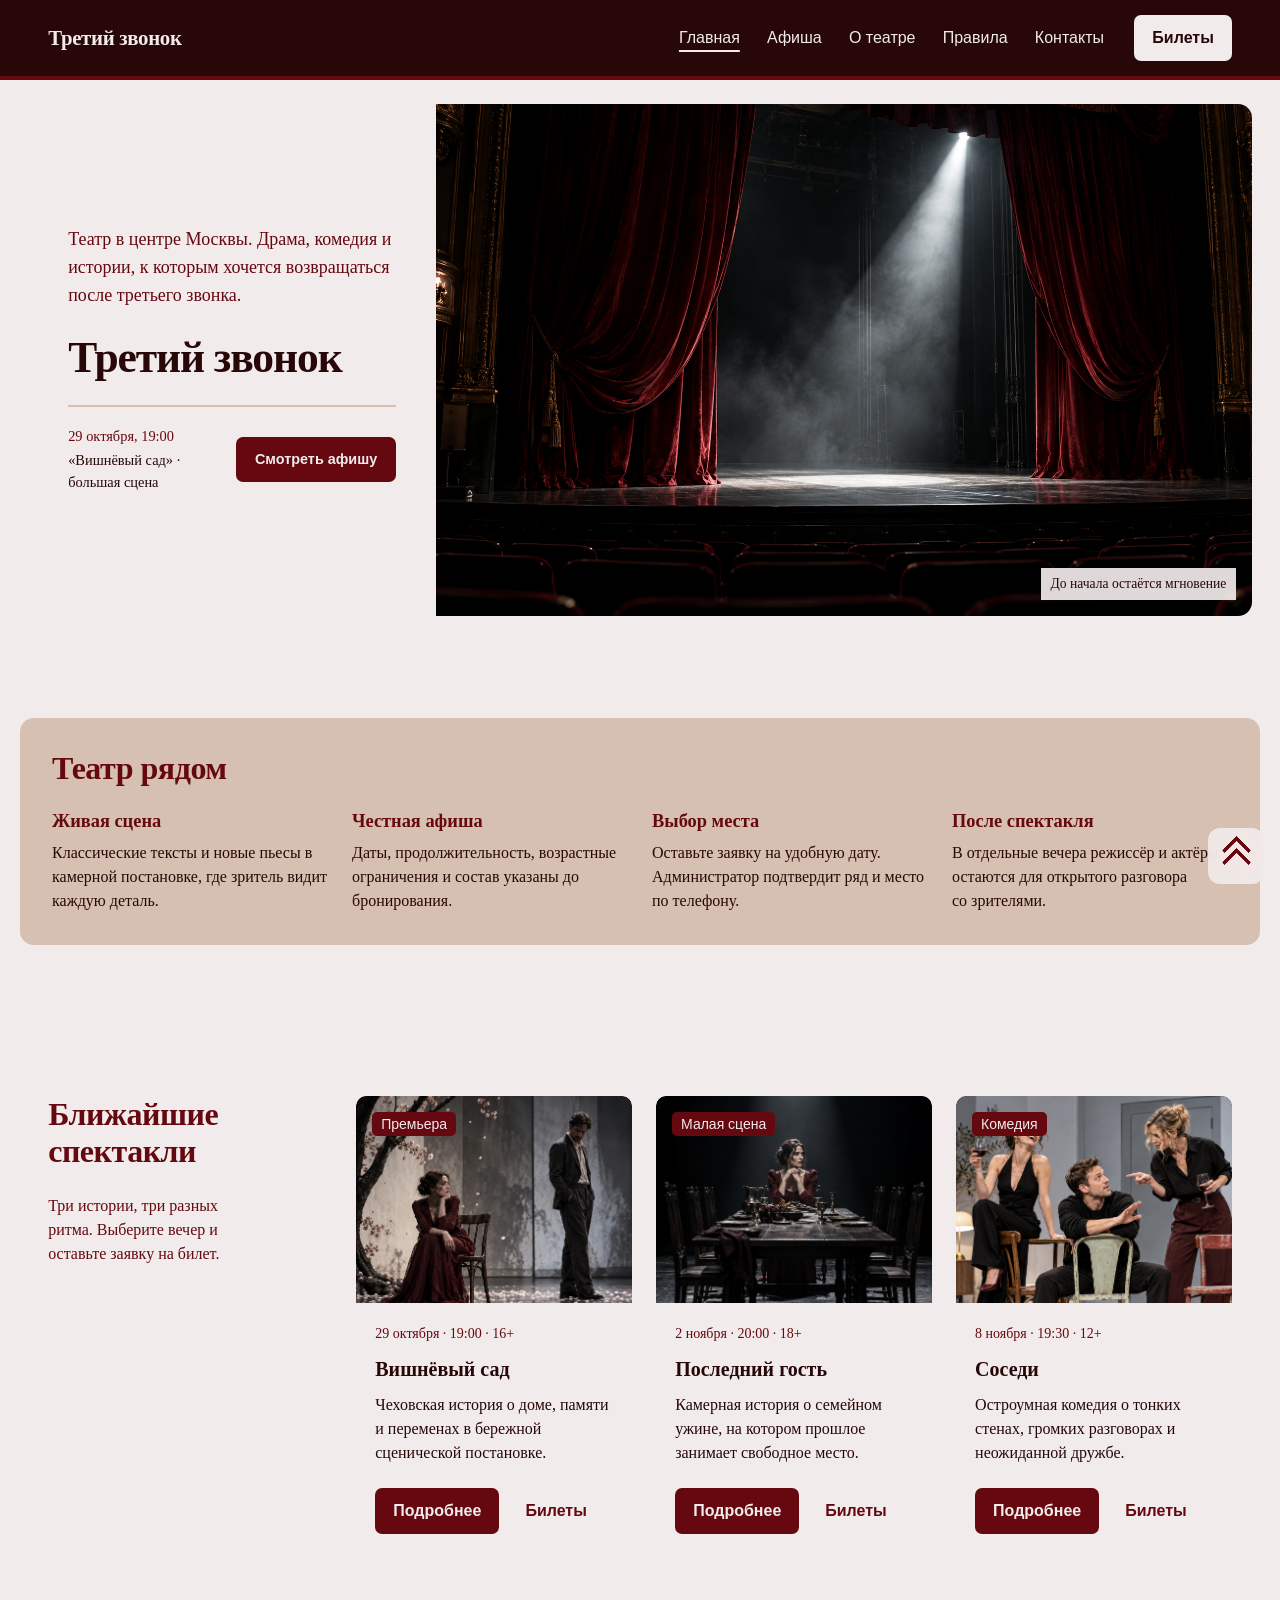
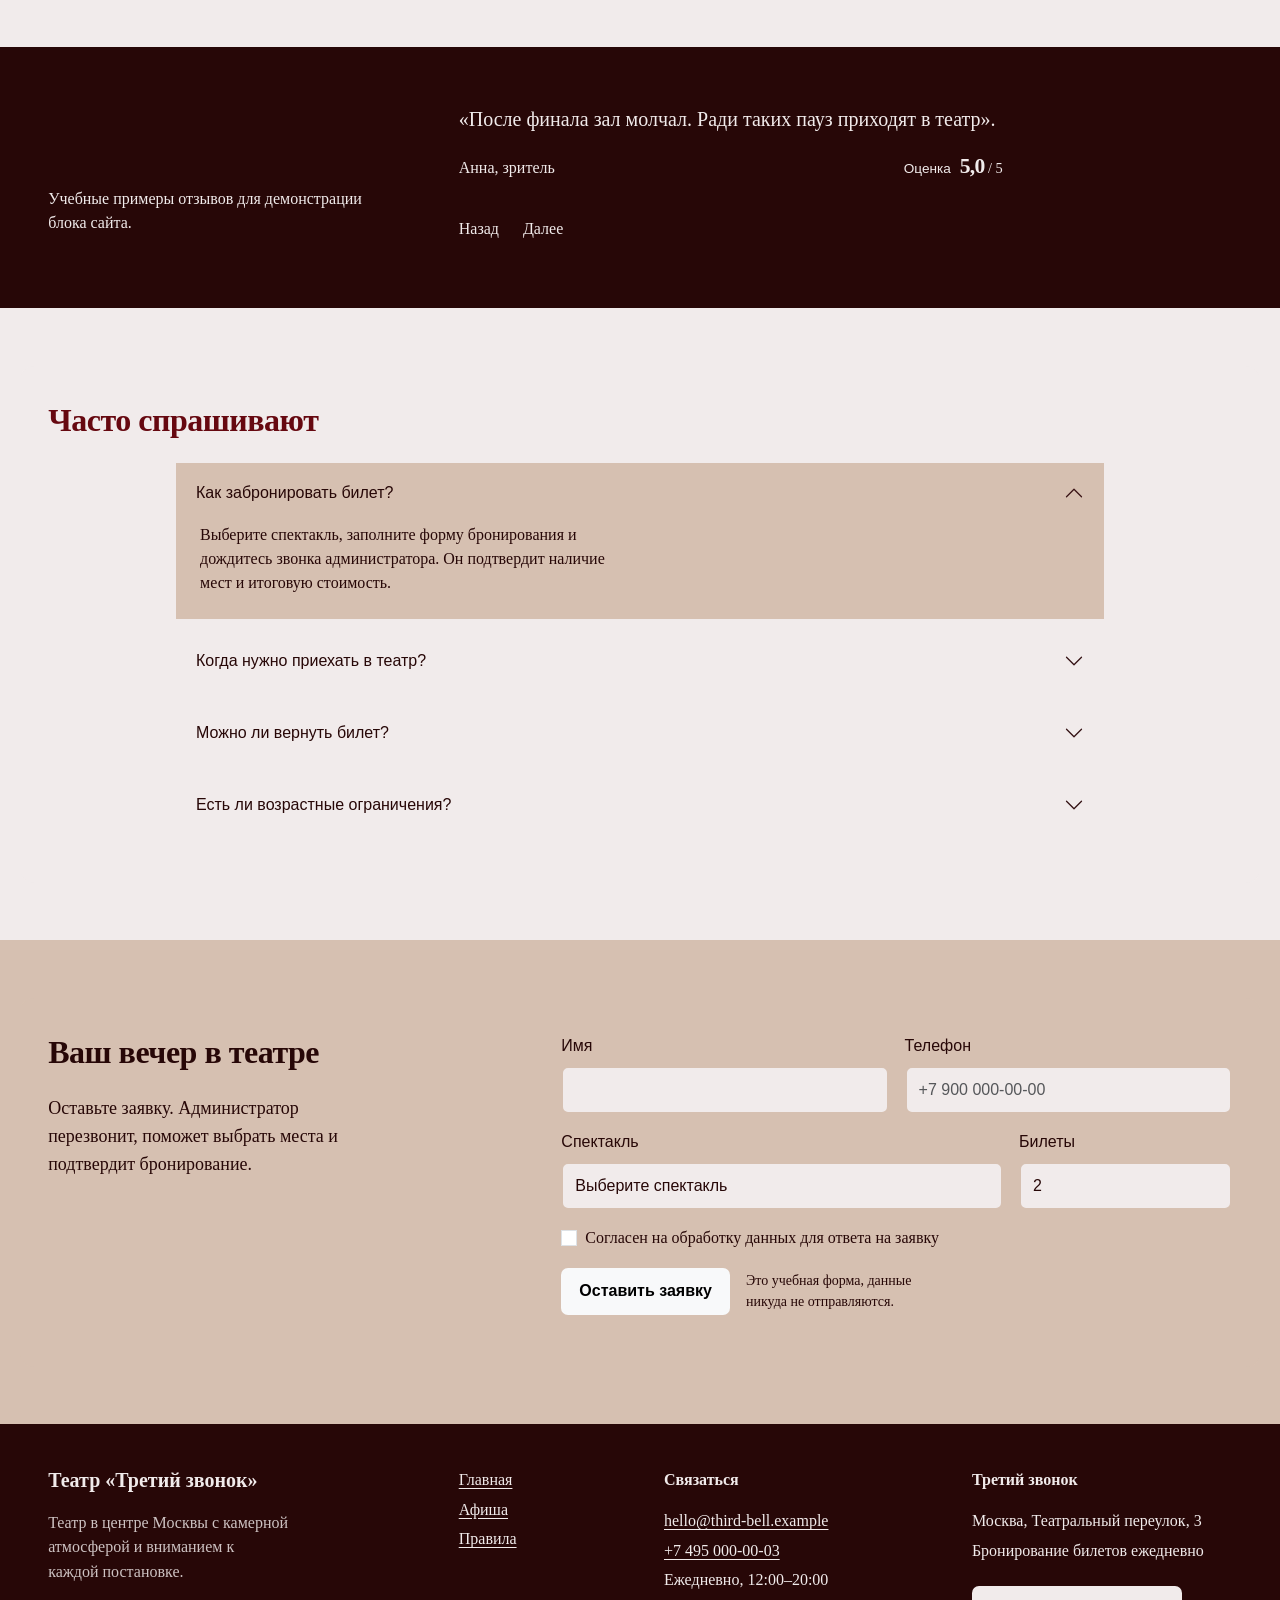
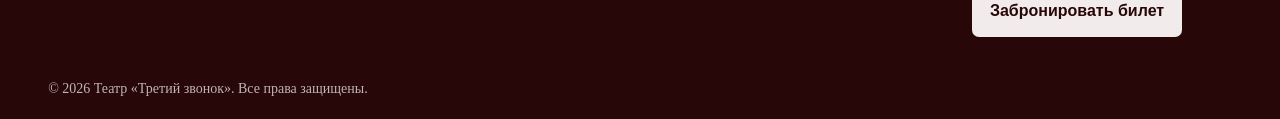
<file: index.html>
<!doctype html>
<html lang="ru" class="no-js">
<head>
  <meta charset="utf-8">
  <meta name="viewport" content="width=device-width, initial-scale=1">
  <meta name="description" content="Третий звонок. Театральная афиша, спектакли, актёры и бронирование билетов.">
  <title>Театр «Третий звонок»</title>
  <script>document.documentElement.classList.replace('no-js', 'js');</script>
  <link rel="stylesheet" href="vendor/bootstrap/css/bootstrap.min.css">
  <link rel="stylesheet" href="css/custom.css?v=35">
</head>
<body class="home-page">
  <a class="skip-link" href="#main-content">Перейти к содержанию</a>

  <header class="site-header">
    <nav class="navbar navbar-expand-lg" aria-label="Основная навигация">
      <div class="container-fluid page-gutter">
        <a class="navbar-brand" href="index.html" aria-label="Третий звонок, главная">Третий звонок</a>
        <button class="navbar-toggler" type="button" data-bs-toggle="collapse" data-bs-target="#mainNavbar" aria-controls="mainNavbar" aria-expanded="false" aria-label="Открыть меню">
          <span class="navbar-toggler-icon"></span>
        </button>
        <div class="collapse navbar-collapse" id="mainNavbar">
          <ul class="navbar-nav ms-auto align-items-lg-center">
            <li class="nav-item"><a class="nav-link active" aria-current="page" href="index.html">Главная</a></li>
            <li class="nav-item"><a class="nav-link" href="catalog.html">Афиша</a></li>
            <li class="nav-item"><a class="nav-link" href="about.html">О театре</a></li>
            <li class="nav-item"><a class="nav-link" href="rules.html">Правила</a></li>
            <li class="nav-item"><a class="nav-link" href="contacts.html">Контакты</a></li><li class="nav-item ms-lg-3"><a class="btn btn-theatre btn-sm" href="order.html">Билеты</a></li>
          </ul>
        </div>
      </div>
    </nav>
  </header>

  <main id="main-content">
    <section class="hero container-fluid" id="home" aria-labelledby="hero-title">
      <div class="row g-0 min-vh-100">
        <div class="col-12 col-lg-7 hero__copy d-flex flex-column justify-content-between page-gutter">
          <p class="hero__intro" data-rise style="--i: 0">Театр в центре Москвы. Драма, комедия и истории, к которым хочется возвращаться после третьего звонка.</p>
          <h1 class="hero__title" id="hero-title" aria-label="Третий звонок">
            <span class="line"><span data-line style="--i: 1">Третий</span></span>
            <span class="line hero__title-second"><span data-line style="--i: 2">звонок</span></span>
          </h1>
          <div class="hero__bottom" data-rise style="--i: 3">
            <div>
              <span class="hero__date">29 октября, 19:00</span>
              <span>«Вишнёвый сад» · большая сцена</span>
            </div>
            <a class="btn btn-theatre" href="catalog.html">Смотреть афишу</a>
          </div>
        </div>
        <div class="col-12 col-lg-5 hero__visual shutter is-in">
          <img class="hero__image drift" src="images/theatre-stage.png" width="1536" height="1024" alt="Пустая театральная сцена с бордовым занавесом и лучом прожектора">
          <p class="hero__image-caption">До начала остаётся мгновение</p>
        </div>
      </div>
    </section>

    <section class="advantages section-space" id="about" aria-labelledby="advantages-title">
      <div class="container">
        <h2 id="advantages-title" data-reveal>Театр рядом</h2>
        <div class="row g-4 advantages__grid">
          <div class="col-12 col-md-6 col-lg-3" data-reveal>
            <h3>Живая сцена</h3>
            <p>Классические тексты и новые пьесы в камерной постановке, где зритель видит каждую деталь.</p>
          </div>
          <div class="col-12 col-md-6 col-lg-3" data-reveal>
            <h3>Честная афиша</h3>
            <p>Даты, продолжительность, возрастные ограничения и состав указаны до бронирования.</p>
          </div>
          <div class="col-12 col-md-6 col-lg-3" data-reveal>
            <h3>Выбор места</h3>
            <p>Оставьте заявку на удобную дату. Администратор подтвердит ряд и место по телефону.</p>
          </div>
          <div class="col-12 col-md-6 col-lg-3" data-reveal>
            <h3>После спектакля</h3>
            <p>В отдельные вечера режиссёр и актёры остаются для открытого разговора со зрителями.</p>
          </div>
        </div>
      </div>
    </section>

    <section class="afisha section-space" id="popular" aria-labelledby="afisha-title">
      <div class="container-fluid page-gutter">
        <div class="row g-5 align-items-start">
          <div class="col-12 col-lg-3 afisha__intro">
            <h2 id="afisha-title" data-reveal>Ближайшие спектакли</h2>
            <p data-reveal>Три истории, три разных ритма. Выберите вечер и оставьте заявку на билет.</p>
          </div>
          <div class="col-12 col-lg-9">
            <div class="row g-4">
              <article class="col-12 col-md-6 col-lg-4" data-reveal>
                <div class="card performance-card h-100">
                  <div class="performance-card__media">
                    <img src="images/cherry-orchard.png" class="card-img-top media-focus--cherry" width="1024" height="1280" loading="lazy" alt="Сцена из спектакля Вишнёвый сад: двое актёров у цветущего дерева">
                    <span class="badge performance-card__badge">Премьера</span>
                  </div>
                  <div class="card-body d-flex flex-column">
                    <p class="performance-card__meta">29 октября · 19:00 · 16+</p>
                    <h3 class="card-title">Вишнёвый сад</h3>
                    <p class="card-text">Чеховская история о доме, памяти и переменах в бережной сценической постановке.</p>
                    <div class="mt-auto d-flex flex-wrap gap-2">
                      <button class="btn btn-theatre js-show-details" type="button" data-bs-toggle="modal" data-bs-target="#performanceModal" data-title="Вишнёвый сад" data-text="Драма по пьесе А. П. Чехова. Продолжительность: 2 часа 20 минут с антрактом. Большая сцена." data-date="29 октября, 19:00">Подробнее</button>
                      <a class="btn btn-link theatre-link" href="order.html?performance=Вишнёвый%20сад">Билеты</a>
                    </div>
                  </div>
                </div>
              </article>

              <article class="col-12 col-md-6 col-lg-4" data-reveal>
                <div class="card performance-card h-100">
                  <div class="performance-card__media">
                    <img src="images/last-guest.png" class="card-img-top media-focus--guest" width="1024" height="1280" loading="lazy" alt="Сцена из спектакля Последний гость: актриса за длинным столом под прожектором">
                    <span class="badge performance-card__badge">Малая сцена</span>
                  </div>
                  <div class="card-body d-flex flex-column">
                    <p class="performance-card__meta">2 ноября · 20:00 · 18+</p>
                    <h3 class="card-title">Последний гость</h3>
                    <p class="card-text">Камерная история о семейном ужине, на котором прошлое занимает свободное место.</p>
                    <div class="mt-auto d-flex flex-wrap gap-2">
                      <button class="btn btn-theatre js-show-details" type="button" data-bs-toggle="modal" data-bs-target="#performanceModal" data-title="Последний гость" data-text="Психологическая драма в одном действии. Продолжительность: 1 час 35 минут. Малая сцена." data-date="2 ноября, 20:00">Подробнее</button>
                      <a class="btn btn-link theatre-link" href="order.html?performance=Последний%20гость">Билеты</a>
                    </div>
                  </div>
                </div>
              </article>

              <article class="col-12 col-md-6 col-lg-4" data-reveal>
                <div class="card performance-card h-100">
                  <div class="performance-card__media">
                    <img src="images/neighbours.png" class="card-img-top media-focus--neighbours" width="1024" height="1280" loading="lazy" alt="Сцена из спектакля Соседи: трое актёров спорят среди разных стульев">
                    <span class="badge performance-card__badge">Комедия</span>
                  </div>
                  <div class="card-body d-flex flex-column">
                    <p class="performance-card__meta">8 ноября · 19:30 · 12+</p>
                    <h3 class="card-title">Соседи</h3>
                    <p class="card-text">Остроумная комедия о тонких стенах, громких разговорах и неожиданной дружбе.</p>
                    <div class="mt-auto d-flex flex-wrap gap-2">
                      <button class="btn btn-theatre js-show-details" type="button" data-bs-toggle="modal" data-bs-target="#performanceModal" data-title="Соседи" data-text="Комедия в двух действиях. Продолжительность: 1 час 50 минут с антрактом. Большая сцена." data-date="8 ноября, 19:30">Подробнее</button>
                      <a class="btn btn-link theatre-link" href="order.html?performance=Соседи">Билеты</a>
                    </div>
                  </div>
                </div>
              </article>
            </div>
          </div>
        </div>
      </div>
    </section>

    <section class="reviews section-space" id="reviews" aria-labelledby="reviews-title">
      <div class="container-fluid page-gutter">
        <div class="row align-items-end g-5">
          <div class="col-12 col-lg-4">
            <h2 id="reviews-title" data-reveal>Отзывы зрителей</h2>
            <p data-reveal>Учебные примеры отзывов для демонстрации блока сайта.</p>
          </div>
          <div class="col-12 col-lg-8" data-reveal>
            <div id="reviewsCarousel" class="carousel slide" data-bs-ride="false">
              <div class="carousel-inner">
                <div class="carousel-item active">
                  <blockquote>«После финала зал молчал. Ради таких пауз приходят в театр».</blockquote>
                  <div class="reviews__meta"><p>Анна, зритель</p><p class="review-rating" aria-label="Оценка 5 из 5"><span class="review-rating__label">Оценка</span><span class="review-rating__value">5,0</span><span class="review-rating__scale"> / 5</span></p></div>
                </div>
                <div class="carousel-item">
                  <blockquote>«Камерная сцена стирает расстояние между актёром и зрителем. История происходит совсем рядом».</blockquote>
                  <div class="reviews__meta"><p>Михаил, зритель</p><p class="review-rating" aria-label="Оценка 4,8 из 5"><span class="review-rating__label">Оценка</span><span class="review-rating__value">4,8</span><span class="review-rating__scale"> / 5</span></p></div>
                </div>
                <div class="carousel-item">
                  <blockquote>«Удобная афиша и понятное бронирование. А сам спектакль хочется обсуждать ещё долго».</blockquote>
                  <div class="reviews__meta"><p>Елена, зритель</p><p class="review-rating" aria-label="Оценка 4,9 из 5"><span class="review-rating__label">Оценка</span><span class="review-rating__value">4,9</span><span class="review-rating__scale"> / 5</span></p></div>
                </div>
              </div>
              <div class="reviews__controls">
                <button type="button" data-bs-target="#reviewsCarousel" data-bs-slide="prev" aria-label="Предыдущий отзыв">Назад</button>
                <button type="button" data-bs-target="#reviewsCarousel" data-bs-slide="next" aria-label="Следующий отзыв">Далее</button>
              </div>
            </div>
          </div>
        </div>
      </div>
    </section>

    <section class="faq section-space" id="faq" aria-labelledby="faq-title">
      <div class="container-fluid page-gutter">
        <h2 id="faq-title" data-reveal>Часто спрашивают</h2>
        <div class="accordion accordion-flush faq__list" id="faqAccordion" data-reveal>
          <div class="accordion-item">
            <h3 class="accordion-header"><button class="accordion-button" type="button" data-bs-toggle="collapse" data-bs-target="#faqOne" aria-expanded="true" aria-controls="faqOne">Как забронировать билет?</button></h3>
            <div id="faqOne" class="accordion-collapse collapse show" data-bs-parent="#faqAccordion"><div class="accordion-body">Выберите спектакль, заполните форму бронирования и дождитесь звонка администратора. Он подтвердит наличие мест и итоговую стоимость.</div></div>
          </div>
          <div class="accordion-item">
            <h3 class="accordion-header"><button class="accordion-button collapsed" type="button" data-bs-toggle="collapse" data-bs-target="#faqTwo" aria-expanded="false" aria-controls="faqTwo">Когда нужно приехать в театр?</button></h3>
            <div id="faqTwo" class="accordion-collapse collapse" data-bs-parent="#faqAccordion"><div class="accordion-body">Рекомендуем приехать за 30 минут до начала. После третьего звонка вход в зал может быть ограничен до антракта.</div></div>
          </div>
          <div class="accordion-item">
            <h3 class="accordion-header"><button class="accordion-button collapsed" type="button" data-bs-toggle="collapse" data-bs-target="#faqThree" aria-expanded="false" aria-controls="faqThree">Можно ли вернуть билет?</button></h3>
            <div id="faqThree" class="accordion-collapse collapse" data-bs-parent="#faqAccordion"><div class="accordion-body">Условия возврата зависят от времени до спектакля. Свяжитесь с кассой, чтобы администратор подсказал доступный вариант.</div></div>
          </div>
          <div class="accordion-item">
            <h3 class="accordion-header"><button class="accordion-button collapsed" type="button" data-bs-toggle="collapse" data-bs-target="#faqFour" aria-expanded="false" aria-controls="faqFour">Есть ли возрастные ограничения?</button></h3>
            <div id="faqFour" class="accordion-collapse collapse" data-bs-parent="#faqAccordion"><div class="accordion-body">Да. Ограничение указано в карточке каждого спектакля и учитывает тему постановки, лексику и продолжительность.</div></div>
          </div>
        </div>
      </div>
    </section>

    <section class="booking section-space" id="booking" aria-labelledby="booking-title">
      <div class="container-fluid page-gutter">
        <div class="row g-5">
          <div class="col-12 col-lg-5">
            <h2 id="booking-title" data-reveal>Ваш вечер в театре</h2>
            <p class="booking__lead" data-reveal>Оставьте заявку. Администратор перезвонит, поможет выбрать места и подтвердит бронирование.</p>
          </div>
          <div class="col-12 col-lg-7">
            <form class="row g-3 needs-validation" id="bookingForm" novalidate data-reveal>
              <div class="col-12 col-md-6">
                <label class="form-label" for="guestName">Имя</label>
                <input class="form-control" id="guestName" name="name" type="text" autocomplete="name" required>
                <div class="invalid-feedback">Введите имя.</div>
              </div>
              <div class="col-12 col-md-6">
                <label class="form-label" for="guestPhone">Телефон</label>
                <input class="form-control" id="guestPhone" name="phone" type="tel" autocomplete="tel" placeholder="+7 900 000-00-00" required>
                <div class="invalid-feedback">Введите номер телефона.</div>
              </div>
              <div class="col-12 col-md-8">
                <label class="form-label" for="performanceSelect">Спектакль</label>
                <select class="form-select" id="performanceSelect" name="performance" required>
                  <option value="" selected disabled>Выберите спектакль</option>
                  <option>Вишнёвый сад</option>
                  <option>Последний гость</option>
                  <option>Соседи</option>
                </select>
                <div class="invalid-feedback">Выберите спектакль.</div>
              </div>
              <div class="col-12 col-md-4">
                <label class="form-label" for="ticketCount">Билеты</label>
                <select class="form-select" id="ticketCount" name="tickets" required>
                  <option value="1">1</option>
                  <option value="2" selected>2</option>
                  <option value="3">3</option>
                  <option value="4">4</option>
                </select>
              </div>
              <div class="col-12">
                <div class="form-check">
                  <input class="form-check-input" id="agreement" name="agreement" type="checkbox" required>
                  <label class="form-check-label" for="agreement">Согласен на обработку данных для ответа на заявку</label>
                  <div class="invalid-feedback">Необходимо согласие.</div>
                </div>
              </div>
              <div class="col-12 d-flex align-items-center flex-wrap gap-3">
                <button class="btn btn-light btn-lg" type="submit">Оставить заявку</button>
                <span class="booking__note">Это учебная форма, данные никуда не отправляются.</span>
              </div>
              <div class="col-12">
                <div class="alert alert-light d-none mb-0" id="bookingSuccess" role="status">Заявка подготовлена. В учебной версии отправка на сервер отключена.</div>
              </div>
            </form>
          </div>
        </div>
      </div>
    </section>
  </main>

  <footer class="site-footer">
    <div class="container-fluid page-gutter">
      <div class="row gy-5 gx-lg-5 site-footer__top">
        <div class="col-12 col-md-6 col-lg-4 site-footer__intro">
          <a class="site-footer__brand" href="index.html">Театр «Третий звонок»</a>
          <p>Театр в центре Москвы с камерной атмосферой и вниманием к каждой постановке.</p>
        </div>
        <nav class="col-6 col-md-3 col-lg-2 site-footer__nav" aria-label="Навигация в подвале">
          <a href="index.html">Главная</a><a href="catalog.html">Афиша</a><a href="rules.html">Правила</a>
        </nav>
        <div class="col-12 col-md-6 col-lg-3">
          <strong>Связаться</strong>
          <a href="mailto:hello@third-bell.example">hello@third-bell.example</a><a href="tel:+74950000003">+7 495 000-00-03</a><span>Ежедневно, 12:00–20:00</span>
        </div>
        <div class="col-12 col-md-6 col-lg-3 site-footer__visit">
          <strong>Третий звонок</strong>
          <span>Москва, Театральный переулок, 3</span><span>Бронирование билетов ежедневно</span>
          <a class="btn btn-footer" href="order.html">Забронировать билет</a>
        </div>
      </div>
      <div class="site-footer__legal"><span>© 2026 Театр «Третий звонок». Все права защищены.</span></div>
    </div>
  </footer>

  <div class="modal fade" id="performanceModal" tabindex="-1" aria-labelledby="performanceModalTitle" aria-hidden="true">
    <div class="modal-dialog modal-dialog-centered">
      <div class="modal-content">
        <div class="modal-header">
          <h2 class="modal-title" id="performanceModalTitle">Спектакль</h2>
          <button type="button" class="btn-close" data-bs-dismiss="modal" aria-label="Закрыть"></button>
        </div>
        <div class="modal-body">
          <p class="modal-date"></p>
          <p class="modal-description"></p>
        </div>
        <div class="modal-footer">
          <button type="button" class="btn btn-link theatre-link" data-bs-dismiss="modal">Закрыть</button>
          <a class="btn btn-theatre js-modal-book" href="order.html" data-bs-dismiss="modal">Выбрать билеты</a>
        </div>
      </div>
    </div>
  </div>

  <script src="vendor/bootstrap/js/bootstrap.bundle.min.js"></script>
  <script src="js/main.js?v=6"></script>
</body>
</html>
</file>
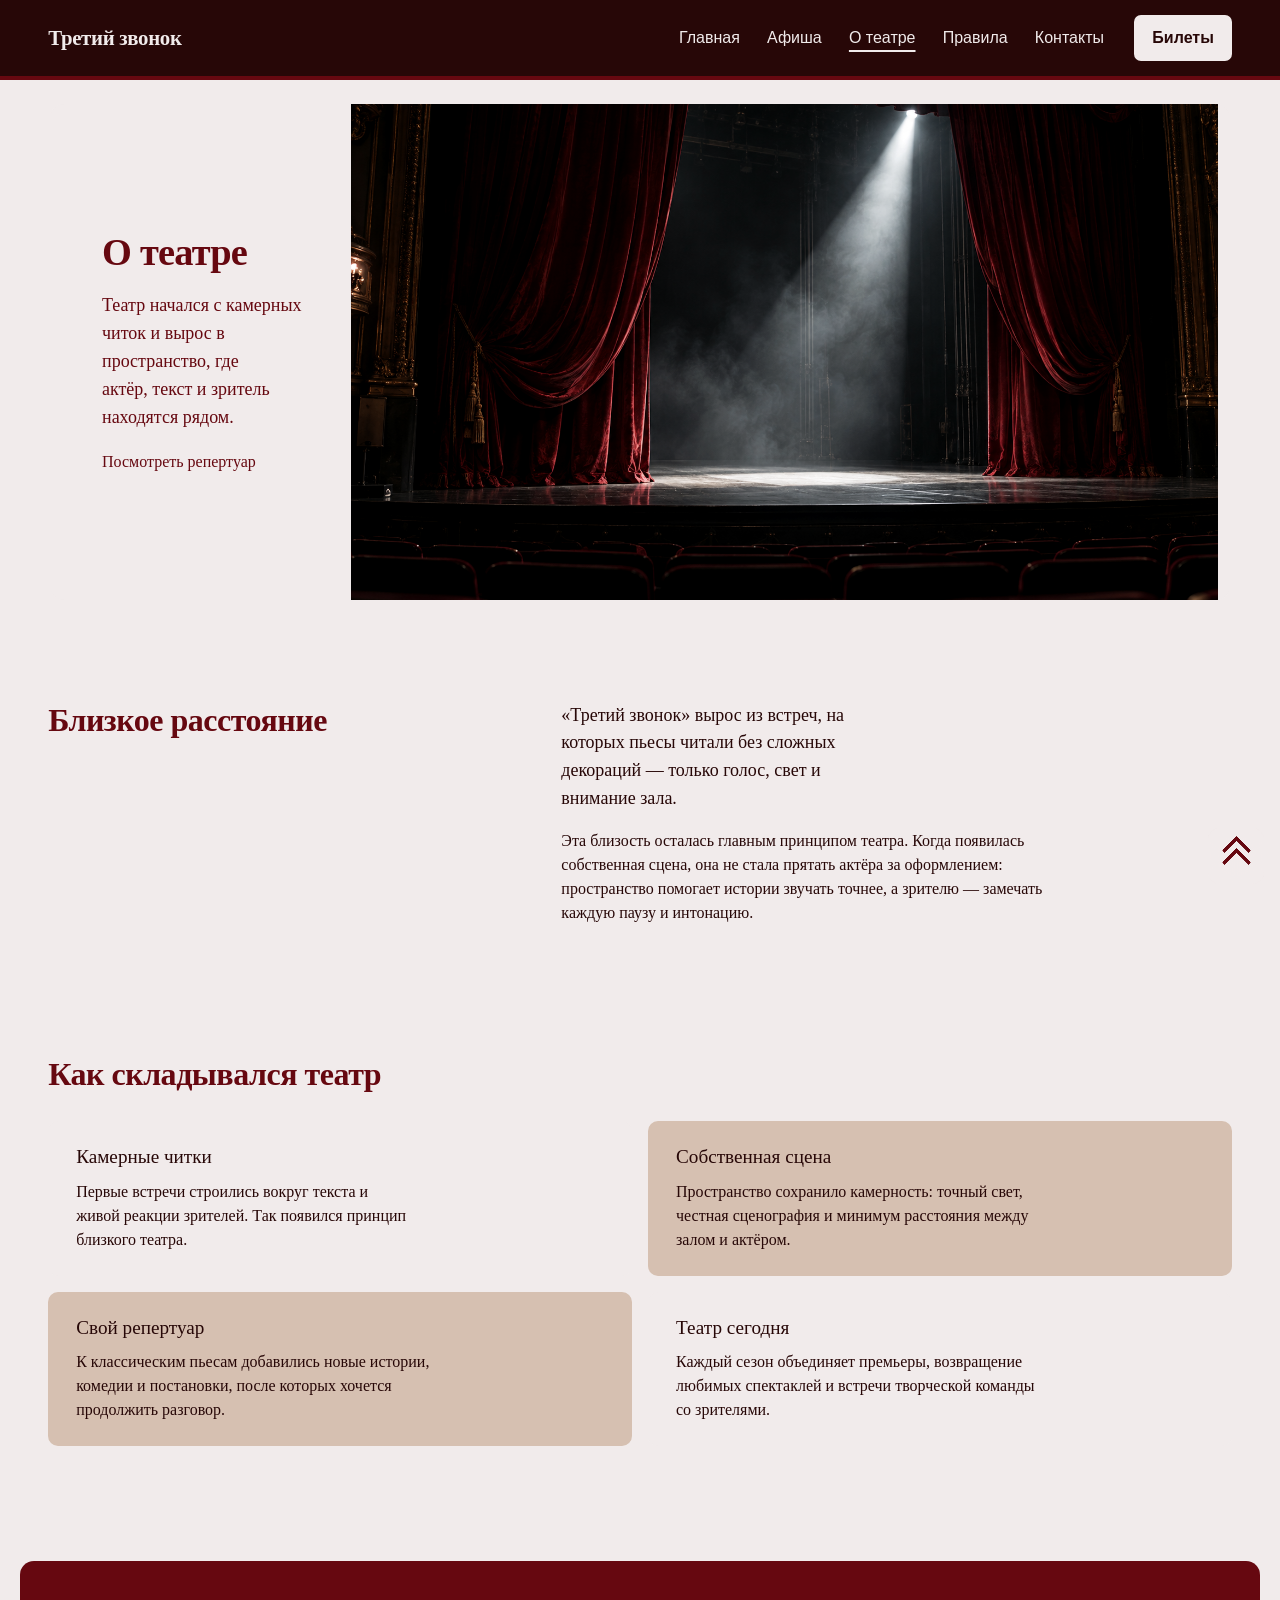
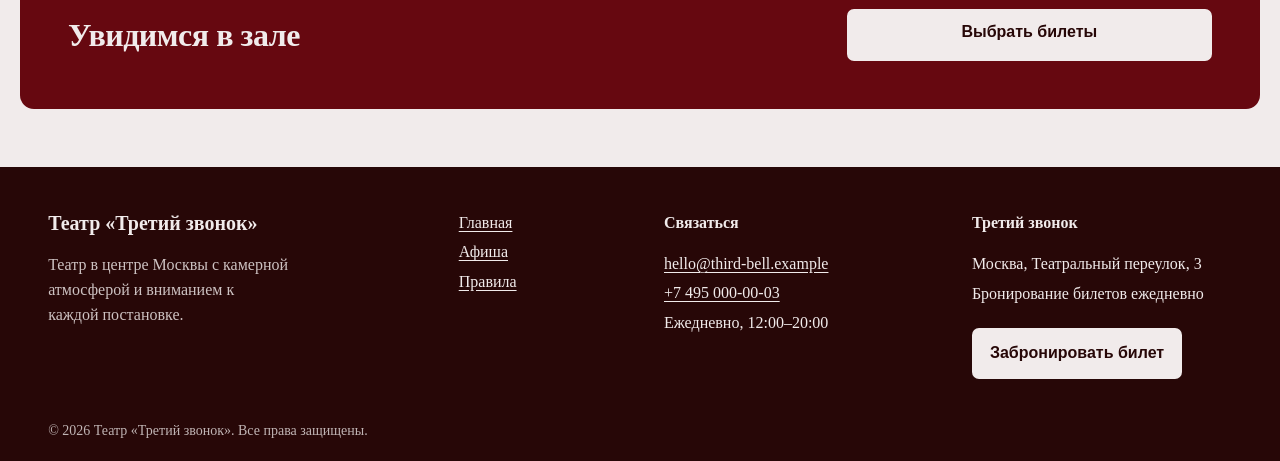
<file: about.html>
<!doctype html>
<html lang="ru" class="no-js">
<head>
  <meta charset="utf-8">
  <meta name="viewport" content="width=device-width, initial-scale=1">
  <meta name="description" content="История театра Третий звонок: от камерных читок до собственной сцены и постоянного репертуара.">
  <title>О театре: театр «Третий звонок»</title>
  <script>document.documentElement.classList.replace('no-js', 'js');</script>
  <link rel="stylesheet" href="vendor/bootstrap/css/bootstrap.min.css">
  <link rel="stylesheet" href="css/custom.css?v=28">
</head>
<body class="inner-page history-page">
  <a class="skip-link" href="#main-content">Перейти к содержанию</a>
  <header class="site-header">
    <nav class="navbar navbar-expand-lg" aria-label="Основная навигация">
      <div class="container-fluid page-gutter">
        <a class="navbar-brand" href="index.html">Третий звонок</a>
        <button class="navbar-toggler" type="button" data-bs-toggle="collapse" data-bs-target="#mainNavbar" aria-controls="mainNavbar" aria-expanded="false" aria-label="Открыть меню"><span class="navbar-toggler-icon"></span></button>
        <div class="collapse navbar-collapse" id="mainNavbar">
          <ul class="navbar-nav ms-auto align-items-lg-center">
            <li class="nav-item"><a class="nav-link" href="index.html">Главная</a></li>
            <li class="nav-item"><a class="nav-link" href="catalog.html">Афиша</a></li>
            <li class="nav-item"><a class="nav-link active" href="about.html" aria-current="page">О театре</a></li>
            <li class="nav-item"><a class="nav-link" href="rules.html">Правила</a></li>
            <li class="nav-item"><a class="nav-link" href="contacts.html">Контакты</a></li><li class="nav-item ms-lg-3"><a class="btn btn-theatre btn-sm" href="order.html">Билеты</a></li>
          </ul>
        </div>
      </div>
    </nav>
  </header>

  <main id="main-content">
    <section class="page-hero container-fluid">
      <div class="row g-0 w-100">
        <div class="col-12 col-lg-7 page-hero__copy page-gutter">
          <p class="page-hero__lead" data-rise style="--i:0">Театр начался с камерных читок и вырос в пространство, где актёр, текст и зритель находятся рядом.</p>
          <h1 class="page-hero__title" data-rise style="--i:1">О театре</h1>
          <a class="theatre-link" href="catalog.html" data-rise style="--i:2">Посмотреть репертуар</a>
        </div>
        <div class="col-12 col-lg-5 page-hero__media">
          <img class="media-focus--stage" src="images/theatre-stage.png" width="1536" height="1024" alt="Сцена театра Третий звонок перед спектаклем">
        </div>
      </div>
    </section>

    <section class="content-section content-section--light" aria-labelledby="story-title">
      <div class="container-fluid page-gutter">
        <div class="row g-5">
          <div class="col-12 col-lg-5">
            <h2 id="story-title" data-reveal>Близкое расстояние</h2>
          </div>
          <div class="col-12 col-lg-7">
            <p class="prose-lead" data-reveal>«Третий звонок» вырос из встреч, на которых пьесы читали без сложных декораций — только голос, свет и внимание зала.</p>
            <p data-reveal>Эта близость осталась главным принципом театра. Когда появилась собственная сцена, она не стала прятать актёра за оформлением: пространство помогает истории звучать точнее, а зрителю — замечать каждую паузу и интонацию.</p>
          </div>
        </div>
      </div>
    </section>

    <section class="content-section history-stages" aria-labelledby="principles-title">
      <div class="container-fluid page-gutter">
        <h2 id="principles-title" data-reveal>Как складывался театр</h2>
        <div class="theatre-facts">
          <article data-reveal><h3>Камерные читки</h3><p>Первые встречи строились вокруг текста и живой реакции зрителей. Так появился принцип близкого театра.</p></article>
          <article data-reveal><h3>Собственная сцена</h3><p>Пространство сохранило камерность: точный свет, честная сценография и минимум расстояния между залом и актёром.</p></article>
          <article data-reveal><h3>Свой репертуар</h3><p>К классическим пьесам добавились новые истории, комедии и постановки, после которых хочется продолжить разговор.</p></article>
          <article data-reveal><h3>Театр сегодня</h3><p>Каждый сезон объединяет премьеры, возвращение любимых спектаклей и встречи творческой команды со зрителями.</p></article>
        </div>
      </div>
    </section>

    <section class="content-section history-cta">
      <div class="container-fluid page-gutter history-cta__panel">
        <div class="row align-items-center gy-4">
          <div class="col-12 col-lg-8"><h2 data-reveal>Увидимся в зале</h2></div>
          <div class="col-12 col-lg-4"><a class="btn btn-light btn-lg w-100" href="order.html" data-reveal>Выбрать билеты</a></div>
        </div>
      </div>
    </section>
  </main>

  <footer class="site-footer"><div class="container-fluid page-gutter"><div class="row gy-5 gx-lg-5 site-footer__top"><div class="col-12 col-md-6 col-lg-4 site-footer__intro"><a class="site-footer__brand" href="index.html">Театр «Третий звонок»</a><p>Театр в центре Москвы с камерной атмосферой и вниманием к каждой постановке.</p></div><nav class="col-6 col-md-3 col-lg-2 site-footer__nav" aria-label="Навигация в подвале"><a href="index.html">Главная</a><a href="catalog.html">Афиша</a><a href="rules.html">Правила</a></nav><div class="col-12 col-md-6 col-lg-3"><strong>Связаться</strong><a href="mailto:hello@third-bell.example">hello@third-bell.example</a><a href="tel:+74950000003">+7 495 000-00-03</a><span>Ежедневно, 12:00–20:00</span></div><div class="col-12 col-md-6 col-lg-3 site-footer__visit"><strong>Третий звонок</strong><span>Москва, Театральный переулок, 3</span><span>Бронирование билетов ежедневно</span><a class="btn btn-footer" href="order.html">Забронировать билет</a></div></div><div class="site-footer__legal"><span>© 2026 Театр «Третий звонок». Все права защищены.</span></div></div></footer>
  <script src="vendor/bootstrap/js/bootstrap.bundle.min.js"></script>
  <script src="js/main.js?v=6"></script>
</body>
</html>
</file>
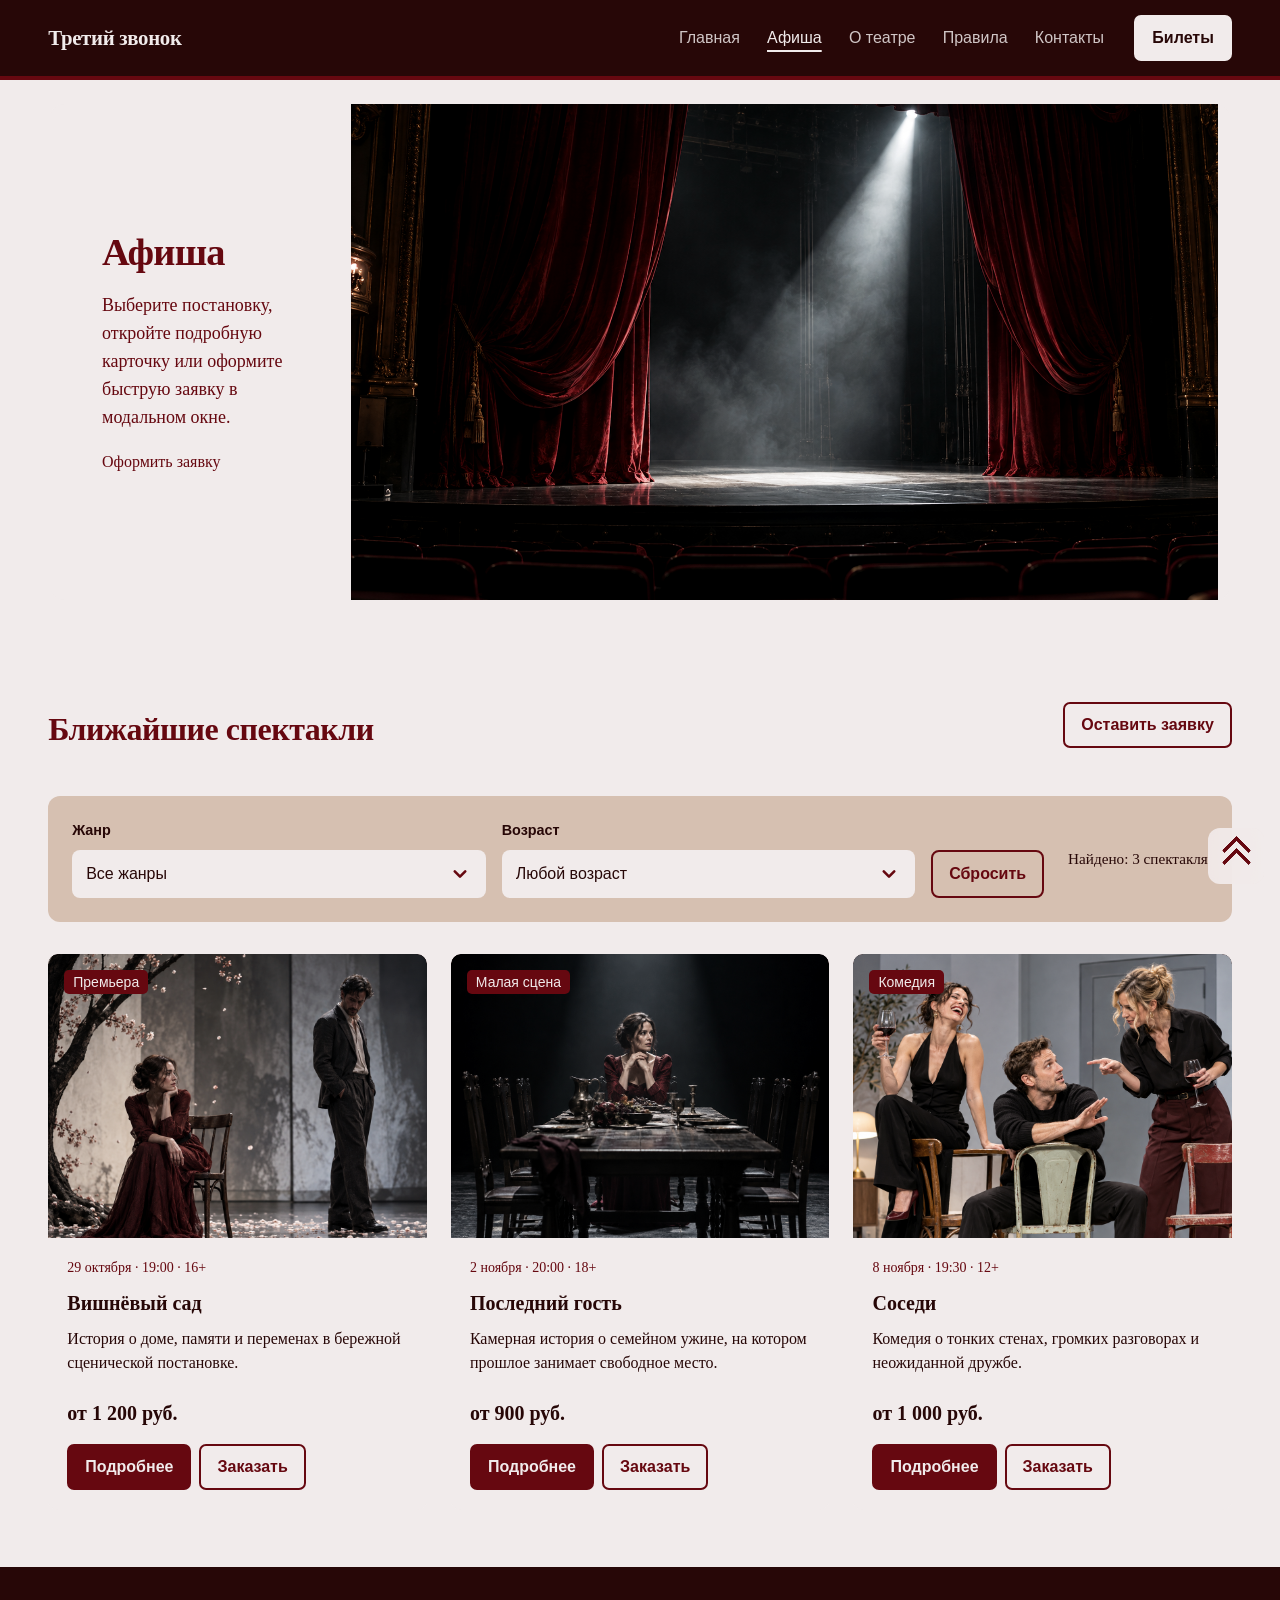
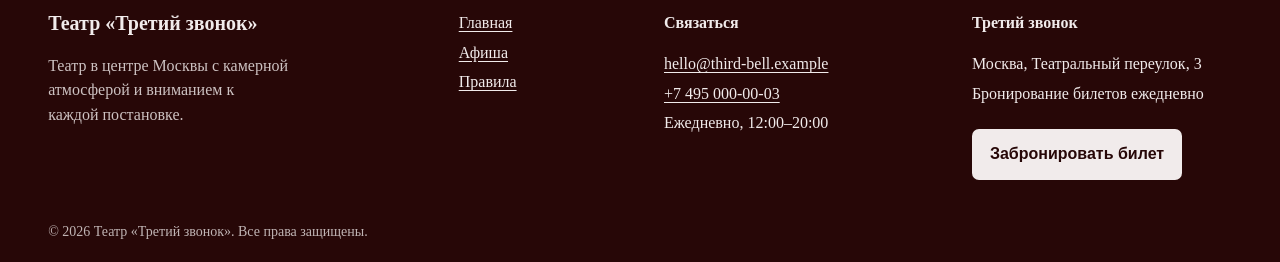
<file: afisha.html>
<!doctype html>
<html lang="ru">
<head>
  <meta charset="utf-8">
  <meta name="viewport" content="width=device-width, initial-scale=1">
  <meta http-equiv="refresh" content="0; url=catalog.html">
  <link rel="canonical" href="catalog.html">
  <title>Переход к афише — театр «Третий звонок»</title>
  <script>
    const target = new URL('catalog.html', window.location.href);
    target.search = window.location.search;
    target.hash = window.location.hash;
    window.location.replace(target);
  </script>
</head>
<body>
  <p>Афиша переехала на <a href="catalog.html">новую страницу каталога спектаклей</a>.</p>
</body>
</html>
</file>
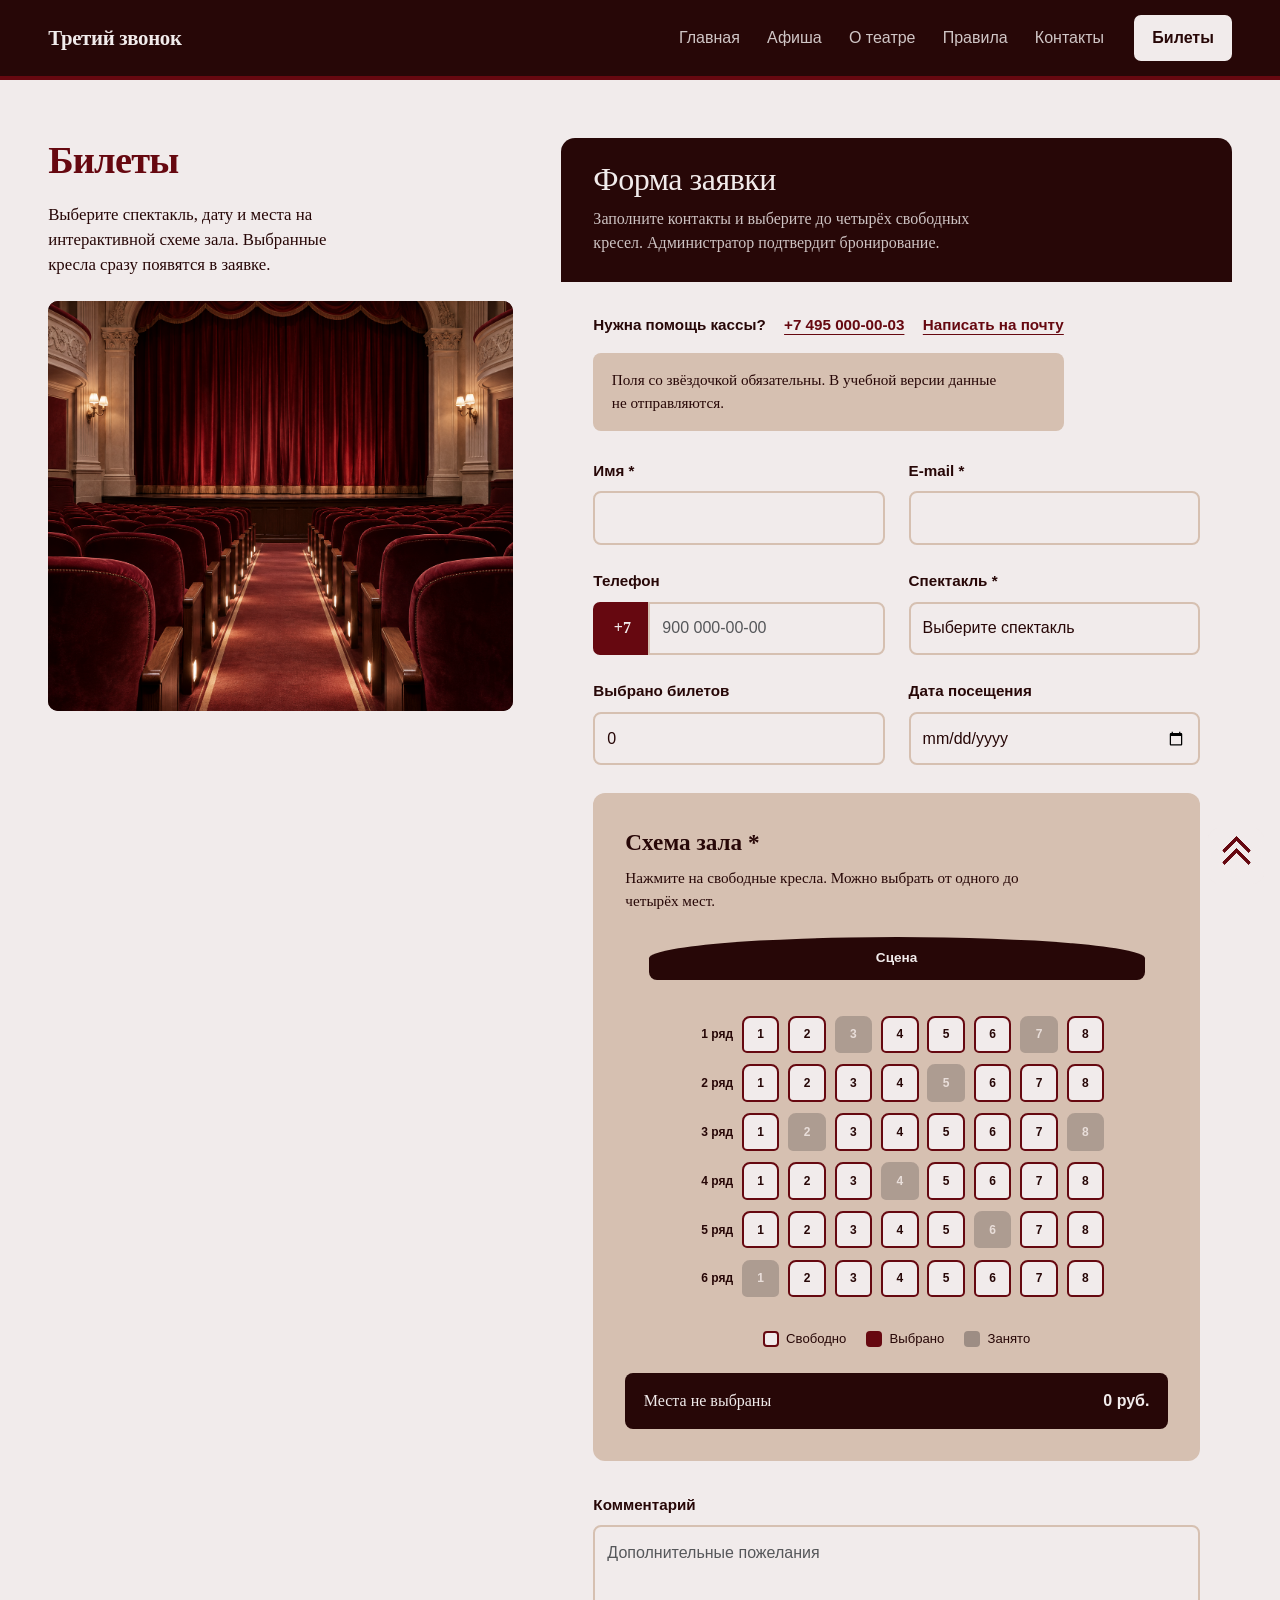
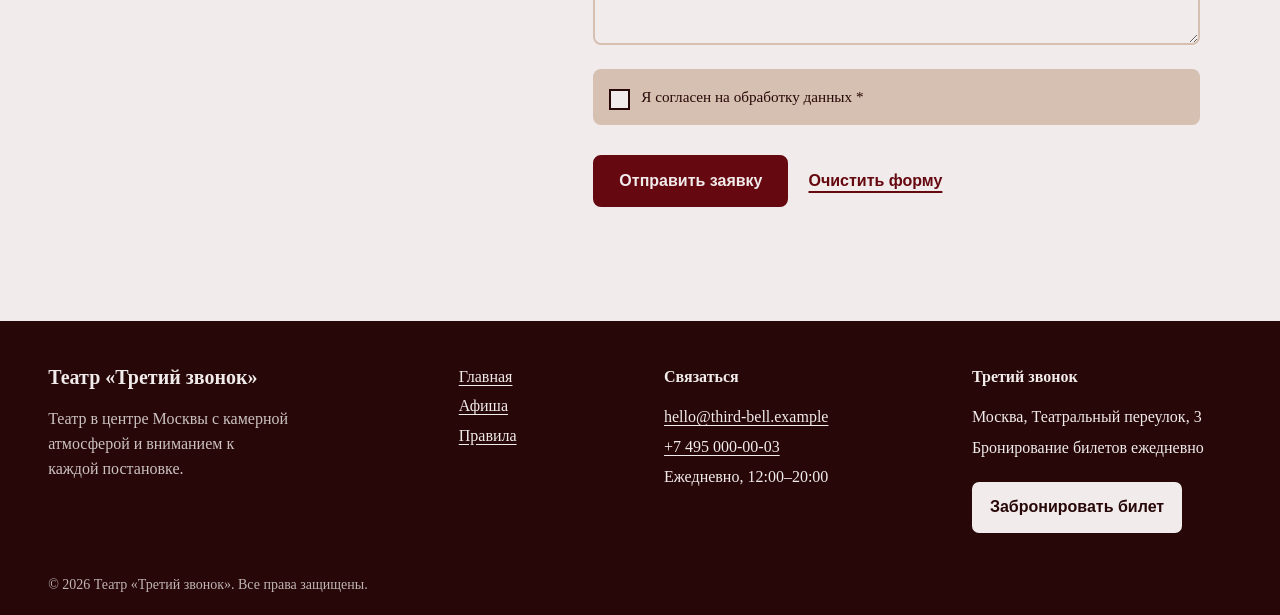
<file: booking.html>
<!doctype html>
<html lang="ru">
<head>
  <meta charset="utf-8">
  <meta name="viewport" content="width=device-width, initial-scale=1">
  <meta http-equiv="refresh" content="0; url=order.html">
  <link rel="canonical" href="order.html">
  <title>Переход к бронированию — театр «Третий звонок»</title>
  <script>
    const target = new URL('order.html', window.location.href);
    target.search = window.location.search;
    target.hash = window.location.hash;
    window.location.replace(target);
  </script>
</head>
<body>
  <p>Бронирование переехало на <a href="order.html">новую страницу заказа билетов</a>.</p>
</body>
</html>
</file>
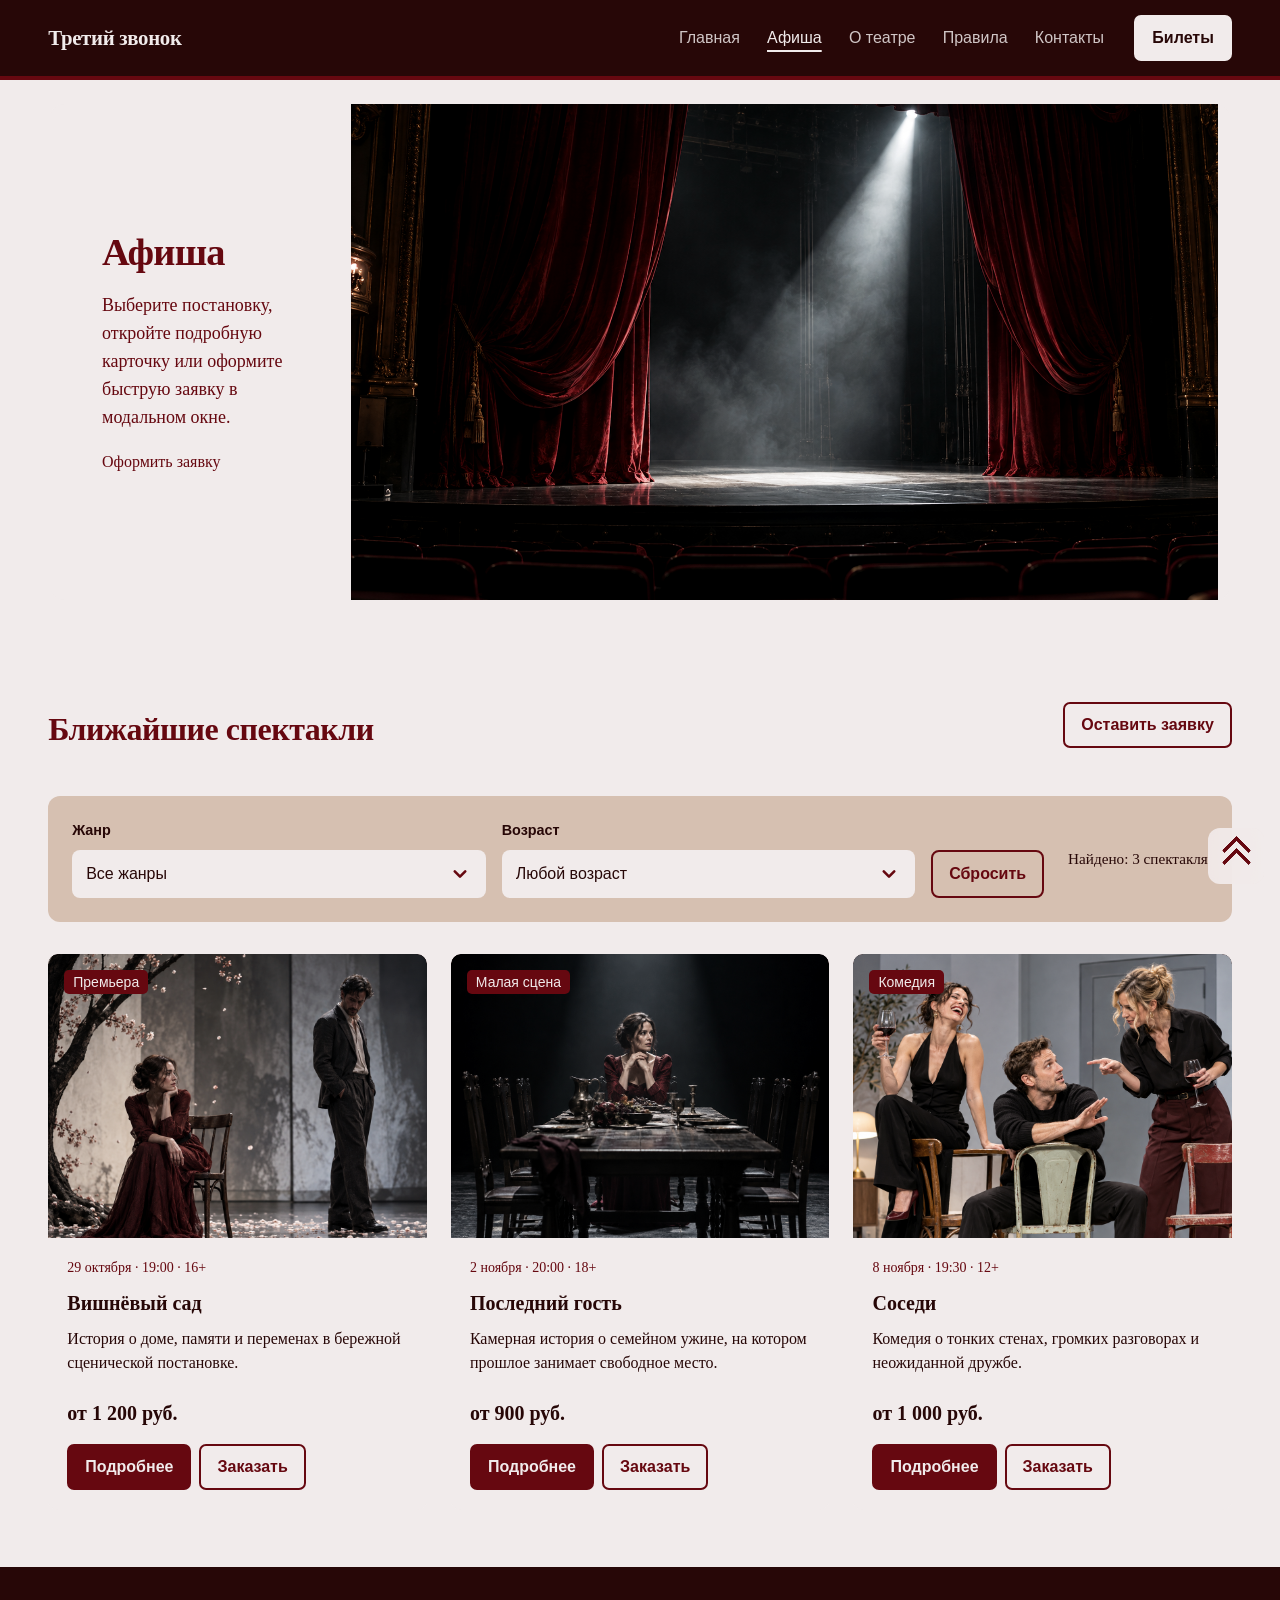
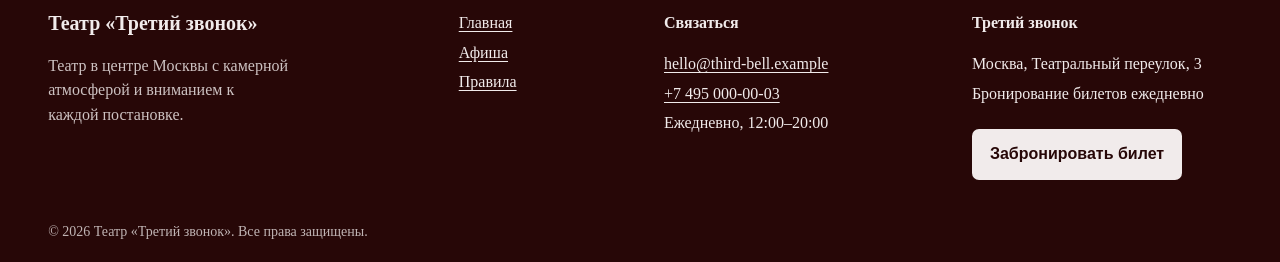
<file: catalog.html>
<!doctype html>
<html lang="ru" class="no-js">
<head>
  <meta charset="utf-8">
  <meta name="viewport" content="width=device-width, initial-scale=1">
  <meta name="description" content="Афиша театра Третий звонок: спектакли, даты, карточки постановок и быстрое бронирование.">
  <title>Афиша: театр «Третий звонок»</title>
  <script>document.documentElement.classList.replace('no-js', 'js');</script>
  <link rel="stylesheet" href="vendor/bootstrap/css/bootstrap.min.css">
  <link rel="stylesheet" href="css/custom.css?v=34">
</head>
<body class="inner-page">
  <a class="skip-link" href="#main-content">Перейти к содержанию</a>
  <header class="site-header">
    <nav class="navbar navbar-expand-lg" aria-label="Основная навигация">
      <div class="container-fluid page-gutter">
        <a class="navbar-brand" href="index.html">Третий звонок</a>
        <button class="navbar-toggler" type="button" data-bs-toggle="collapse" data-bs-target="#mainNavbar" aria-controls="mainNavbar" aria-expanded="false" aria-label="Переключить навигацию"><span class="navbar-toggler-icon"></span></button>
        <div class="collapse navbar-collapse" id="mainNavbar">
          <ul class="navbar-nav ms-auto align-items-lg-center">
            <li class="nav-item"><a class="nav-link" href="index.html">Главная</a></li>
            <li class="nav-item"><a class="nav-link active" aria-current="page" href="catalog.html">Афиша</a></li>
            <li class="nav-item"><a class="nav-link" href="about.html">О театре</a></li>
            <li class="nav-item"><a class="nav-link" href="rules.html">Правила</a></li>
            <li class="nav-item"><a class="nav-link" href="contacts.html">Контакты</a></li><li class="nav-item ms-lg-3"><a class="btn btn-theatre btn-sm" href="order.html">Билеты</a></li>
          </ul>
        </div>
      </div>
    </nav>
  </header>

  <main id="main-content">
    <section class="page-hero container-fluid">
      <div class="row g-0 w-100">
        <div class="col-12 col-lg-7 page-hero__copy page-gutter">
          <p class="page-hero__lead" data-rise style="--i:0">Выберите постановку, откройте подробную карточку или оформите быструю заявку в модальном окне.</p>
          <h1 class="page-hero__title" data-rise style="--i:1">Афиша</h1>
          <a class="theatre-link" href="order.html" data-rise style="--i:2">Оформить заявку</a>
        </div>
        <div class="col-12 col-lg-5 page-hero__media"><img class="media-focus--stage" src="images/theatre-stage.png" width="1536" height="1024" alt="Освещённая сцена перед спектаклем"></div>
      </div>
    </section>

    <section class="content-section content-section--light" aria-labelledby="catalog-title">
      <div class="container page-gutter">
        <div class="d-flex flex-column flex-md-row justify-content-between align-items-md-end gap-3 mb-5">
          <h2 class="mb-0" id="catalog-title" data-reveal>Ближайшие спектакли</h2>
          <a class="btn btn-outline-primary" href="order.html" data-reveal>Оставить заявку</a>
        </div>
        <div class="catalog-filters" data-reveal aria-label="Фильтры афиши">
          <div class="catalog-filters__field">
            <label for="genreFilter">Жанр</label>
            <select class="form-select" id="genreFilter">
              <option value="all">Все жанры</option>
              <option value="drama">Драма</option>
              <option value="psychological-drama">Психологическая драма</option>
              <option value="comedy">Комедия</option>
            </select>
          </div>
          <div class="catalog-filters__field">
            <label for="ageFilter">Возраст</label>
            <select class="form-select" id="ageFilter">
              <option value="all">Любой возраст</option>
              <option value="12">12+</option>
              <option value="16">16+</option>
              <option value="18">18+</option>
            </select>
          </div>
          <button class="btn catalog-filters__reset" id="catalogFilterReset" type="button">Сбросить</button>
          <p class="catalog-filters__count" id="catalogResultCount" aria-live="polite">Найдено: 3 спектакля</p>
        </div>
        <div class="row g-4" id="catalogGrid">
          <article class="col-12 col-md-6 col-lg-4" data-genre="drama" data-age="16" data-reveal>
            <div class="card performance-card h-100">
              <div class="performance-card__media"><img src="images/cherry-orchard.png" class="card-img-top media-focus--cherry" width="1024" height="1280" loading="lazy" alt="Сцена из спектакля Вишнёвый сад"><span class="badge performance-card__badge">Премьера</span></div>
              <div class="card-body d-flex flex-column"><p class="performance-card__meta">29 октября · 19:00 · 16+</p><h3 class="card-title">Вишнёвый сад</h3><p class="card-text">История о доме, памяти и переменах в бережной сценической постановке.</p><p class="fw-bold fs-5 mt-auto">от 1 200 руб.</p><div class="d-flex flex-wrap gap-2"><a class="btn btn-theatre" href="product.html?performance=Вишнёвый%20сад">Подробнее</a><button class="btn btn-outline-primary js-quick-order" type="button" data-bs-toggle="modal" data-bs-target="#orderModal" data-performance="Вишнёвый сад">Заказать</button></div></div>
            </div>
          </article>
          <article class="col-12 col-md-6 col-lg-4" data-genre="psychological-drama" data-age="18" data-reveal>
            <div class="card performance-card h-100">
              <div class="performance-card__media"><img src="images/last-guest.png" class="card-img-top media-focus--guest" width="1024" height="1280" loading="lazy" alt="Сцена из спектакля Последний гость"><span class="badge performance-card__badge">Малая сцена</span></div>
              <div class="card-body d-flex flex-column"><p class="performance-card__meta">2 ноября · 20:00 · 18+</p><h3 class="card-title">Последний гость</h3><p class="card-text">Камерная история о семейном ужине, на котором прошлое занимает свободное место.</p><p class="fw-bold fs-5 mt-auto">от 900 руб.</p><div class="d-flex flex-wrap gap-2"><a class="btn btn-theatre" href="product.html?performance=Последний%20гость">Подробнее</a><button class="btn btn-outline-primary js-quick-order" type="button" data-bs-toggle="modal" data-bs-target="#orderModal" data-performance="Последний гость">Заказать</button></div></div>
            </div>
          </article>
          <article class="col-12 col-md-6 col-lg-4" data-genre="comedy" data-age="12" data-reveal>
            <div class="card performance-card h-100">
              <div class="performance-card__media"><img src="images/neighbours.png" class="card-img-top media-focus--neighbours" width="1024" height="1280" loading="lazy" alt="Сцена из спектакля Соседи"><span class="badge performance-card__badge">Комедия</span></div>
              <div class="card-body d-flex flex-column"><p class="performance-card__meta">8 ноября · 19:30 · 12+</p><h3 class="card-title">Соседи</h3><p class="card-text">Комедия о тонких стенах, громких разговорах и неожиданной дружбе.</p><p class="fw-bold fs-5 mt-auto">от 1 000 руб.</p><div class="d-flex flex-wrap gap-2"><a class="btn btn-theatre" href="product.html?performance=Соседи">Подробнее</a><button class="btn btn-outline-primary js-quick-order" type="button" data-bs-toggle="modal" data-bs-target="#orderModal" data-performance="Соседи">Заказать</button></div></div>
            </div>
          </article>
        </div>
        <div class="catalog-empty" id="catalogEmpty" role="status" hidden>
          <h3>Спектаклей не найдено</h3>
          <p>Измените жанр или возрастное ограничение.</p>
        </div>
      </div>
    </section>
  </main>

  <footer class="site-footer"><div class="container-fluid page-gutter"><div class="row gy-5 gx-lg-5 site-footer__top"><div class="col-12 col-md-6 col-lg-4 site-footer__intro"><a class="site-footer__brand" href="index.html">Театр «Третий звонок»</a><p>Театр в центре Москвы с камерной атмосферой и вниманием к каждой постановке.</p></div><nav class="col-6 col-md-3 col-lg-2 site-footer__nav" aria-label="Навигация в подвале"><a href="index.html">Главная</a><a href="catalog.html">Афиша</a><a href="rules.html">Правила</a></nav><div class="col-12 col-md-6 col-lg-3"><strong>Связаться</strong><a href="mailto:hello@third-bell.example">hello@third-bell.example</a><a href="tel:+74950000003">+7 495 000-00-03</a><span>Ежедневно, 12:00–20:00</span></div><div class="col-12 col-md-6 col-lg-3 site-footer__visit"><strong>Третий звонок</strong><span>Москва, Театральный переулок, 3</span><span>Бронирование билетов ежедневно</span><a class="btn btn-footer" href="order.html">Забронировать билет</a></div></div><div class="site-footer__legal"><span>© 2026 Театр «Третий звонок». Все права защищены.</span></div></div></footer>

  <div class="modal fade" id="orderModal" tabindex="-1" aria-labelledby="orderModalLabel" aria-hidden="true">
    <div class="modal-dialog modal-dialog-centered"><div class="modal-content"><div class="modal-header"><h2 class="modal-title h5" id="orderModalLabel">Быстрая заявка</h2><button type="button" class="btn-close" data-bs-dismiss="modal" aria-label="Закрыть"></button></div><div class="modal-body"><p>Оставьте контактные данные или перейдите к выбору ряда и мест в зале.</p><form id="quickOrderForm" class="needs-validation" novalidate><div class="mb-3"><label for="modal-performance" class="form-label">Спектакль</label><select id="modal-performance" name="performance" class="form-select" required><option>Вишнёвый сад</option><option>Последний гость</option><option>Соседи</option></select></div><div class="mb-3"><label for="modal-name" class="form-label">Имя</label><input id="modal-name" name="name" type="text" class="form-control" autocomplete="name" required></div><div class="mb-3"><label for="modal-phone" class="form-label">Телефон</label><input id="modal-phone" name="phone" type="tel" class="form-control" autocomplete="tel" required></div><div class="form-check mb-3"><input id="modal-agree" name="agreement" class="form-check-input" type="checkbox" required><label class="form-check-label" for="modal-agree">Согласен на обработку данных</label></div><div class="alert alert-success d-none" id="quickOrderSuccess" role="status">Заявка подготовлена. Это учебная демонстрация.</div></form></div><div class="modal-footer"><button type="button" class="btn btn-secondary" data-bs-dismiss="modal">Закрыть</button><a class="btn btn-outline-primary" id="modalSeatLink" href="order.html?performance=Вишнёвый%20сад">Выбрать места</a><button type="submit" form="quickOrderForm" class="btn btn-theatre">Отправить</button></div></div></div>
  </div>
  <script src="vendor/bootstrap/js/bootstrap.bundle.min.js"></script>
  <script src="js/main.js?v=8"></script>
</body>
</html>
</file>
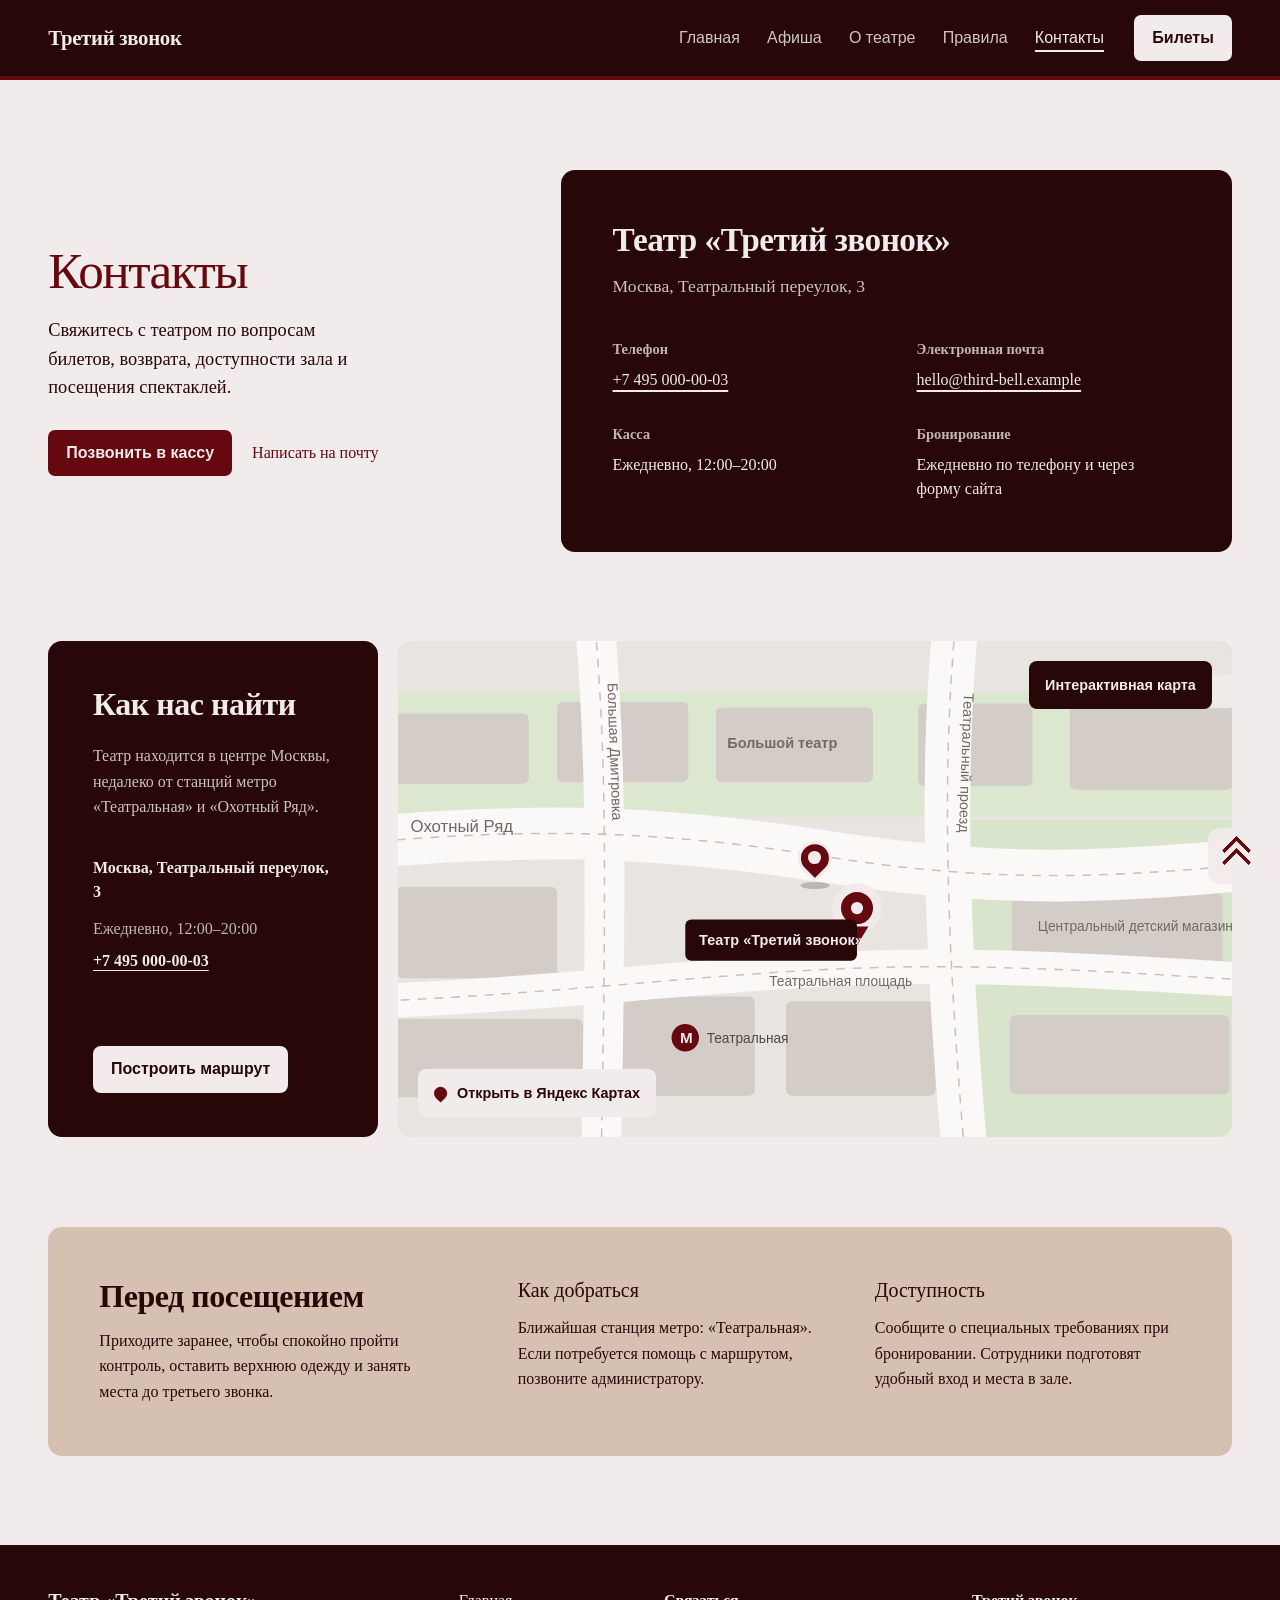
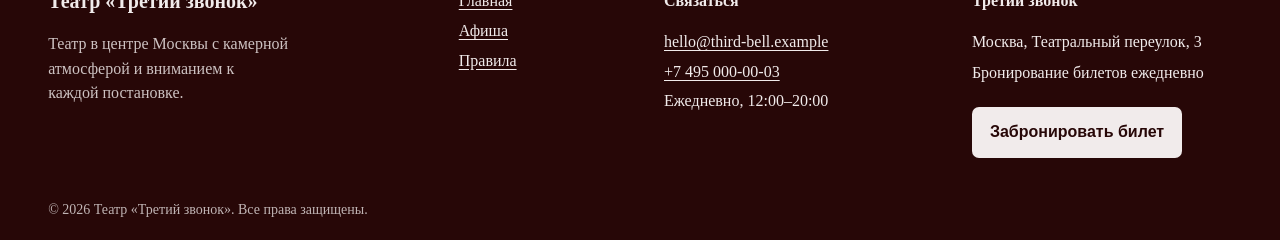
<file: contacts.html>
<!doctype html>
<html lang="ru" class="no-js">
<head>
  <meta charset="utf-8">
  <meta name="viewport" content="width=device-width, initial-scale=1">
  <meta name="description" content="Контакты театра Третий звонок: адрес, телефон, электронная почта и режим работы кассы.">
  <title>Контакты: театр «Третий звонок»</title>
  <script>document.documentElement.classList.replace('no-js', 'js');</script>
  <link rel="stylesheet" href="vendor/bootstrap/css/bootstrap.min.css">
  <link rel="stylesheet" href="css/custom.css?v=32">
</head>
<body class="inner-page contacts-page">
  <a class="skip-link" href="#main-content">Перейти к содержанию</a>

  <header class="site-header">
    <nav class="navbar navbar-expand-lg" aria-label="Основная навигация">
      <div class="container-fluid page-gutter">
        <a class="navbar-brand" href="index.html">Третий звонок</a>
        <button class="navbar-toggler" type="button" data-bs-toggle="collapse" data-bs-target="#mainNavbar" aria-controls="mainNavbar" aria-expanded="false" aria-label="Открыть меню"><span class="navbar-toggler-icon"></span></button>
        <div class="collapse navbar-collapse" id="mainNavbar">
          <ul class="navbar-nav ms-auto align-items-lg-center">
            <li class="nav-item"><a class="nav-link" href="index.html">Главная</a></li>
            <li class="nav-item"><a class="nav-link" href="catalog.html">Афиша</a></li>
            <li class="nav-item"><a class="nav-link" href="about.html">О театре</a></li>
            <li class="nav-item"><a class="nav-link" href="rules.html">Правила</a></li>
            <li class="nav-item"><a class="nav-link active" href="contacts.html" aria-current="page">Контакты</a></li>
            <li class="nav-item ms-lg-3"><a class="btn btn-theatre btn-sm" href="order.html">Билеты</a></li>
          </ul>
        </div>
      </div>
    </nav>
  </header>

  <main id="main-content">
    <section class="contact-hero">
      <div class="container-fluid page-gutter">
        <div class="row g-5 align-items-stretch">
          <div class="col-12 col-lg-5 contact-hero__intro">
            <h1 data-rise style="--i:0">Контакты</h1>
            <p data-rise style="--i:1">Свяжитесь с театром по вопросам билетов, возврата, доступности зала и посещения спектаклей.</p>
            <div class="contact-hero__actions" data-reveal>
              <a class="btn btn-theatre" href="tel:+74950000003">Позвонить в кассу</a>
              <a class="theatre-link" href="mailto:hello@third-bell.example">Написать на почту</a>
            </div>
          </div>

          <div class="col-12 col-lg-7" data-reveal>
            <div class="contact-panel">
              <h2>Театр «Третий звонок»</h2>
              <address>Москва, Театральный переулок, 3</address>
              <dl class="contact-panel__list">
                <div><dt>Телефон</dt><dd><a href="tel:+74950000003">+7 495 000-00-03</a></dd></div>
                <div><dt>Электронная почта</dt><dd><a href="mailto:hello@third-bell.example">hello@third-bell.example</a></dd></div>
                <div><dt>Касса</dt><dd>Ежедневно, 12:00–20:00</dd></div>
                <div><dt>Бронирование</dt><dd>Ежедневно по телефону и через форму сайта</dd></div>
              </dl>
            </div>
          </div>
        </div>
      </div>
    </section>

    <section class="contact-map" aria-labelledby="contact-map-title">
      <div class="container-fluid page-gutter">
        <div class="contact-map__layout" data-reveal>
          <div class="contact-map__info">
            <h2 id="contact-map-title">Как нас найти</h2>
            <p>Театр находится в центре Москвы, недалеко от станций метро «Театральная» и «Охотный Ряд».</p>
            <div class="contact-map__details">
              <strong>Москва, Театральный переулок, 3</strong>
              <span>Ежедневно, 12:00–20:00</span>
              <a href="tel:+74950000003">+7 495 000-00-03</a>
            </div>
            <a class="btn contact-map__route" href="https://yandex.ru/maps/?ll=37.618700%2C55.760200&amp;z=16&amp;pt=37.618700%2C55.760200%2Cpm2rdm&amp;l=map" target="_blank" rel="noopener noreferrer">Построить маршрут</a>
          </div>
          <div class="contact-map__visual">
            <img src="images/theatre-map.svg" alt="Схема расположения театра рядом с Театральной площадью">
            <iframe class="contact-map__iframe" title="Интерактивная Яндекс Карта с расположением театра «Третий звонок»" data-src="https://yandex.ru/map-widget/v1/?ll=37.618700%2C55.760200&amp;mode=whatshere&amp;whatshere%5Bpoint%5D=37.618700%2C55.760200&amp;whatshere%5Bzoom%5D=16&amp;z=16" allowfullscreen hidden></iframe>
            <span class="contact-map__marker" aria-hidden="true"><span></span></span>
            <button class="contact-map__toggle" type="button" aria-pressed="false">Интерактивная карта</button>
            <a class="contact-map__open" href="https://yandex.ru/maps/?ll=37.618700%2C55.760200&amp;z=16&amp;pt=37.618700%2C55.760200%2Cpm2rdm&amp;l=map" target="_blank" rel="noopener noreferrer"><span aria-hidden="true"></span>Открыть в Яндекс Картах</a>
          </div>
        </div>
      </div>
    </section>

    <section class="contact-visit" aria-labelledby="visit-title">
      <div class="container-fluid page-gutter">
        <div class="contact-visit__panel">
          <div>
            <h2 id="visit-title">Перед посещением</h2>
            <p>Приходите заранее, чтобы спокойно пройти контроль, оставить верхнюю одежду и занять места до третьего звонка.</p>
          </div>
          <div>
            <h3>Как добраться</h3>
            <p>Ближайшая станция метро: «Театральная». Если потребуется помощь с маршрутом, позвоните администратору.</p>
          </div>
          <div>
            <h3>Доступность</h3>
            <p>Сообщите о специальных требованиях при бронировании. Сотрудники подготовят удобный вход и места в зале.</p>
          </div>
        </div>
      </div>
    </section>
  </main>

  <footer class="site-footer">
    <div class="container-fluid page-gutter">
      <div class="row gy-5 gx-lg-5 site-footer__top">
        <div class="col-12 col-md-6 col-lg-4 site-footer__intro"><a class="site-footer__brand" href="index.html">Театр «Третий звонок»</a><p>Театр в центре Москвы с камерной атмосферой и вниманием к каждой постановке.</p></div>
        <nav class="col-6 col-md-3 col-lg-2 site-footer__nav" aria-label="Навигация в подвале"><a href="index.html">Главная</a><a href="catalog.html">Афиша</a><a href="rules.html">Правила</a></nav>
        <div class="col-12 col-md-6 col-lg-3"><strong>Связаться</strong><a href="mailto:hello@third-bell.example">hello@third-bell.example</a><a href="tel:+74950000003">+7 495 000-00-03</a><span>Ежедневно, 12:00–20:00</span></div>
        <div class="col-12 col-md-6 col-lg-3 site-footer__visit"><strong>Третий звонок</strong><span>Москва, Театральный переулок, 3</span><span>Бронирование билетов ежедневно</span><a class="btn btn-footer" href="order.html">Забронировать билет</a></div>
      </div>
      <div class="site-footer__legal"><span>© 2026 Театр «Третий звонок». Все права защищены.</span></div>
    </div>
  </footer>

  <script src="vendor/bootstrap/js/bootstrap.bundle.min.js"></script>
  <script src="js/main.js?v=7"></script>
</body>
</html>
</file>
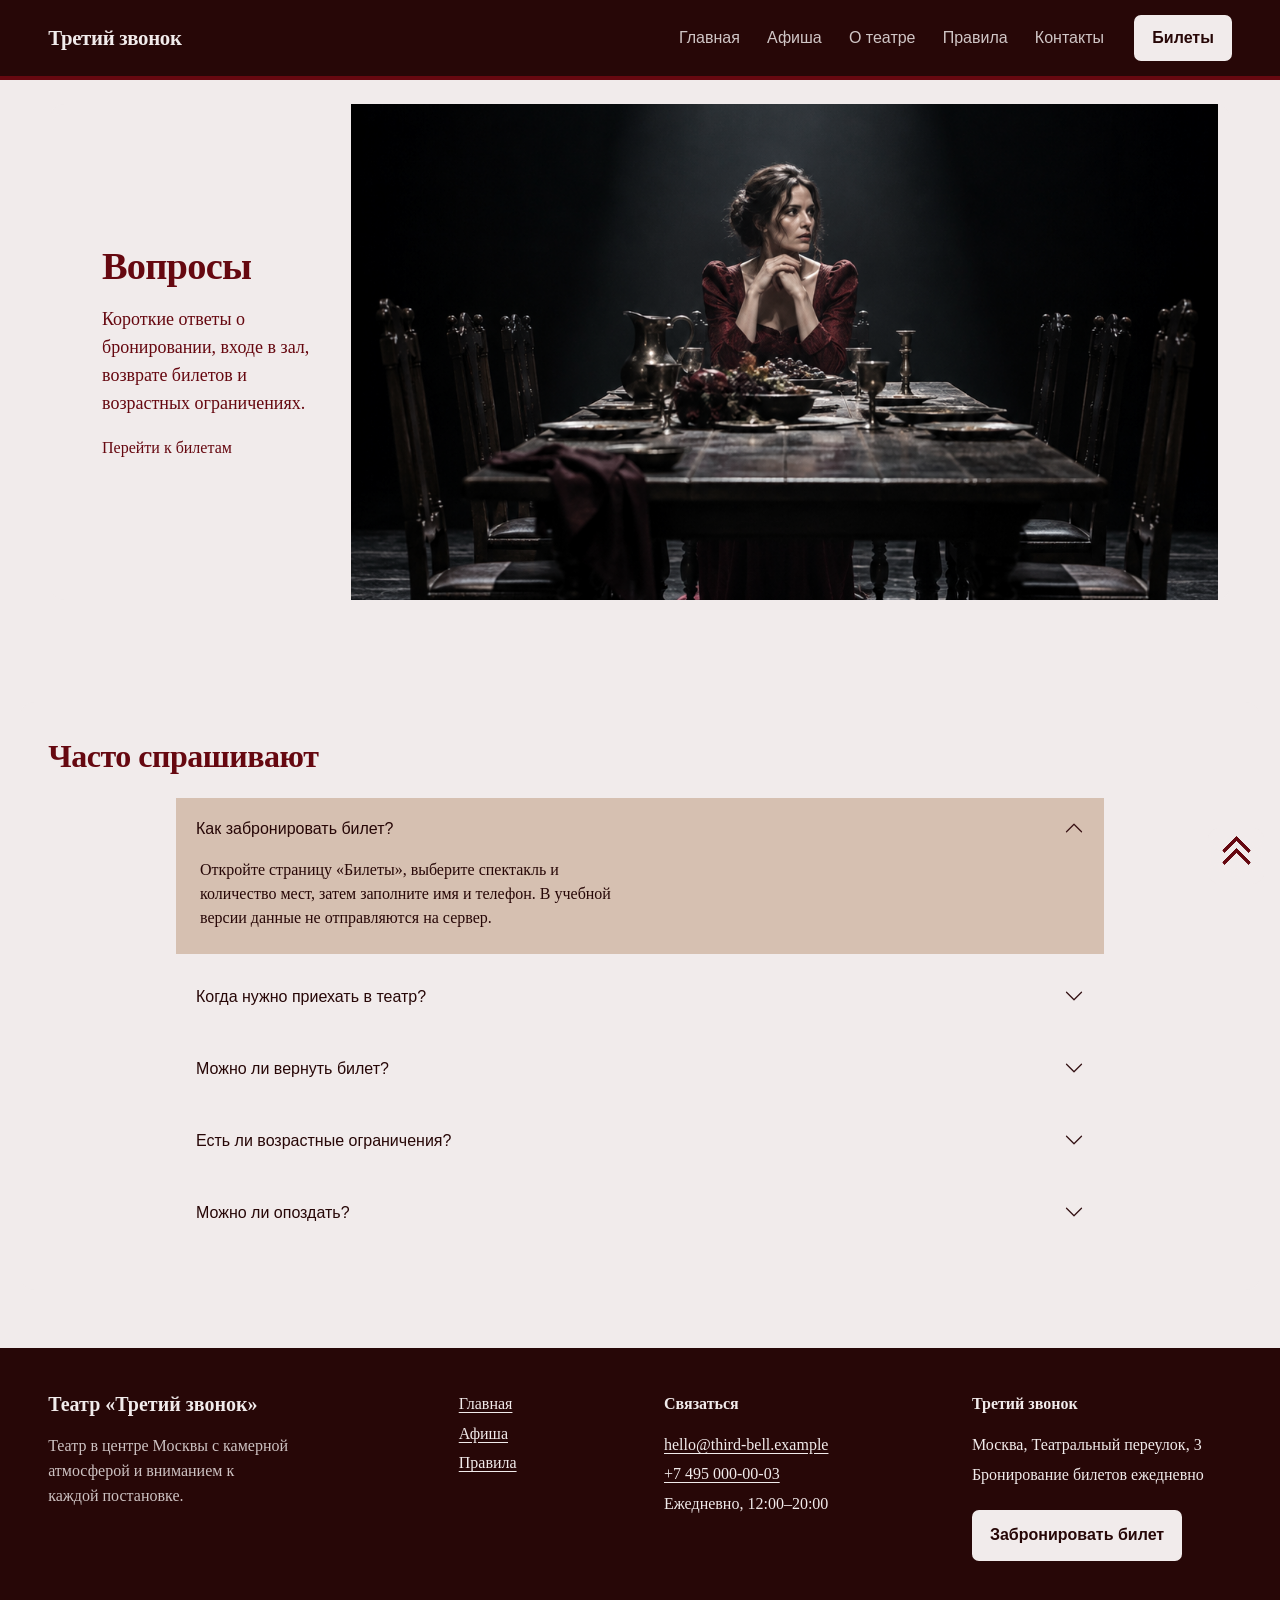
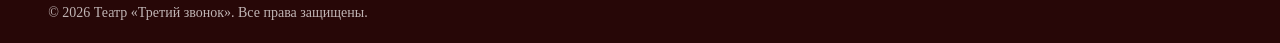
<file: faq.html>
<!doctype html>
<html lang="ru" class="no-js">
<head>
  <meta charset="utf-8">
  <meta name="viewport" content="width=device-width, initial-scale=1">
  <meta name="description" content="Ответы на частые вопросы о билетах, посещении и возрастных ограничениях театра Третий звонок.">
  <title>Вопросы: театр «Третий звонок»</title>
  <script>document.documentElement.classList.replace('no-js', 'js');</script>
  <link rel="stylesheet" href="vendor/bootstrap/css/bootstrap.min.css">
  <link rel="stylesheet" href="css/custom.css?v=28">
</head>
<body class="inner-page">
  <a class="skip-link" href="#main-content">Перейти к содержанию</a>
  <header class="site-header"><nav class="navbar navbar-expand-lg" aria-label="Основная навигация"><div class="container-fluid page-gutter"><a class="navbar-brand" href="index.html">Третий звонок</a><button class="navbar-toggler" type="button" data-bs-toggle="collapse" data-bs-target="#mainNavbar" aria-controls="mainNavbar" aria-expanded="false" aria-label="Открыть меню"><span class="navbar-toggler-icon"></span></button><div class="collapse navbar-collapse" id="mainNavbar"><ul class="navbar-nav ms-auto align-items-lg-center"><li class="nav-item"><a class="nav-link" href="index.html">Главная</a></li><li class="nav-item"><a class="nav-link" href="catalog.html">Афиша</a></li><li class="nav-item"><a class="nav-link" href="about.html">О театре</a></li><li class="nav-item"><a class="nav-link" href="rules.html">Правила</a></li><li class="nav-item"><a class="nav-link" href="contacts.html">Контакты</a></li><li class="nav-item ms-lg-3"><a class="btn btn-theatre btn-sm" href="order.html">Билеты</a></li></ul></div></div></nav></header>

  <main id="main-content">
    <section class="page-hero container-fluid">
      <div class="row g-0 w-100">
        <div class="col-12 col-lg-7 page-hero__copy page-gutter">
          <p class="page-hero__lead" data-rise style="--i:0">Короткие ответы о бронировании, входе в зал, возврате билетов и возрастных ограничениях.</p>
          <h1 class="page-hero__title" data-rise style="--i:1">Вопросы</h1>
          <a class="theatre-link" href="order.html" data-rise style="--i:2">Перейти к билетам</a>
        </div>
        <div class="col-12 col-lg-5 page-hero__media"><img class="media-focus--guest" src="images/last-guest.png" width="1024" height="1280" alt="Театральная сцена из спектакля Последний гость"></div>
      </div>
    </section>

    <section class="faq content-section content-section--light" aria-labelledby="faq-title">
      <div class="container-fluid page-gutter">
        <h2 id="faq-title" data-reveal>Часто спрашивают</h2>
        <div class="accordion accordion-flush faq__list" id="faqPageAccordion" data-reveal>
          <div class="accordion-item"><h3 class="accordion-header"><button class="accordion-button" type="button" data-bs-toggle="collapse" data-bs-target="#pageFaqOne" aria-expanded="true" aria-controls="pageFaqOne">Как забронировать билет?</button></h3><div id="pageFaqOne" class="accordion-collapse collapse show" data-bs-parent="#faqPageAccordion"><div class="accordion-body">Откройте страницу «Билеты», выберите спектакль и количество мест, затем заполните имя и телефон. В учебной версии данные не отправляются на сервер.</div></div></div>
          <div class="accordion-item"><h3 class="accordion-header"><button class="accordion-button collapsed" type="button" data-bs-toggle="collapse" data-bs-target="#pageFaqTwo" aria-expanded="false" aria-controls="pageFaqTwo">Когда нужно приехать в театр?</button></h3><div id="pageFaqTwo" class="accordion-collapse collapse" data-bs-parent="#faqPageAccordion"><div class="accordion-body">Рекомендуем приехать за 30 минут до начала. После третьего звонка вход в зал может быть ограничен до антракта.</div></div></div>
          <div class="accordion-item"><h3 class="accordion-header"><button class="accordion-button collapsed" type="button" data-bs-toggle="collapse" data-bs-target="#pageFaqThree" aria-expanded="false" aria-controls="pageFaqThree">Можно ли вернуть билет?</button></h3><div id="pageFaqThree" class="accordion-collapse collapse" data-bs-parent="#faqPageAccordion"><div class="accordion-body">Условия возврата зависят от времени до спектакля. Для реального проекта здесь должны быть указаны утверждённые правила театра.</div></div></div>
          <div class="accordion-item"><h3 class="accordion-header"><button class="accordion-button collapsed" type="button" data-bs-toggle="collapse" data-bs-target="#pageFaqFour" aria-expanded="false" aria-controls="pageFaqFour">Есть ли возрастные ограничения?</button></h3><div id="pageFaqFour" class="accordion-collapse collapse" data-bs-parent="#faqPageAccordion"><div class="accordion-body">Да. Ограничение указано в карточке каждого спектакля и учитывает тему постановки, лексику и продолжительность.</div></div></div>
          <div class="accordion-item"><h3 class="accordion-header"><button class="accordion-button collapsed" type="button" data-bs-toggle="collapse" data-bs-target="#pageFaqFive" aria-expanded="false" aria-controls="pageFaqFive">Можно ли опоздать?</button></h3><div id="pageFaqFive" class="accordion-collapse collapse" data-bs-parent="#faqPageAccordion"><div class="accordion-body">После начала спектакля администратор подскажет, возможен ли вход в зал. В некоторых постановках потребуется дождаться антракта.</div></div></div>
        </div>
      </div>
    </section>
  </main>

  <footer class="site-footer"><div class="container-fluid page-gutter"><div class="row gy-5 gx-lg-5 site-footer__top"><div class="col-12 col-md-6 col-lg-4 site-footer__intro"><a class="site-footer__brand" href="index.html">Театр «Третий звонок»</a><p>Театр в центре Москвы с камерной атмосферой и вниманием к каждой постановке.</p></div><nav class="col-6 col-md-3 col-lg-2 site-footer__nav" aria-label="Навигация в подвале"><a href="index.html">Главная</a><a href="catalog.html">Афиша</a><a href="rules.html">Правила</a></nav><div class="col-12 col-md-6 col-lg-3"><strong>Связаться</strong><a href="mailto:hello@third-bell.example">hello@third-bell.example</a><a href="tel:+74950000003">+7 495 000-00-03</a><span>Ежедневно, 12:00–20:00</span></div><div class="col-12 col-md-6 col-lg-3 site-footer__visit"><strong>Третий звонок</strong><span>Москва, Театральный переулок, 3</span><span>Бронирование билетов ежедневно</span><a class="btn btn-footer" href="order.html">Забронировать билет</a></div></div><div class="site-footer__legal"><span>© 2026 Театр «Третий звонок». Все права защищены.</span></div></div></footer>
  <script src="vendor/bootstrap/js/bootstrap.bundle.min.js"></script>
  <script src="js/main.js?v=6"></script>
</body>
</html>
</file>
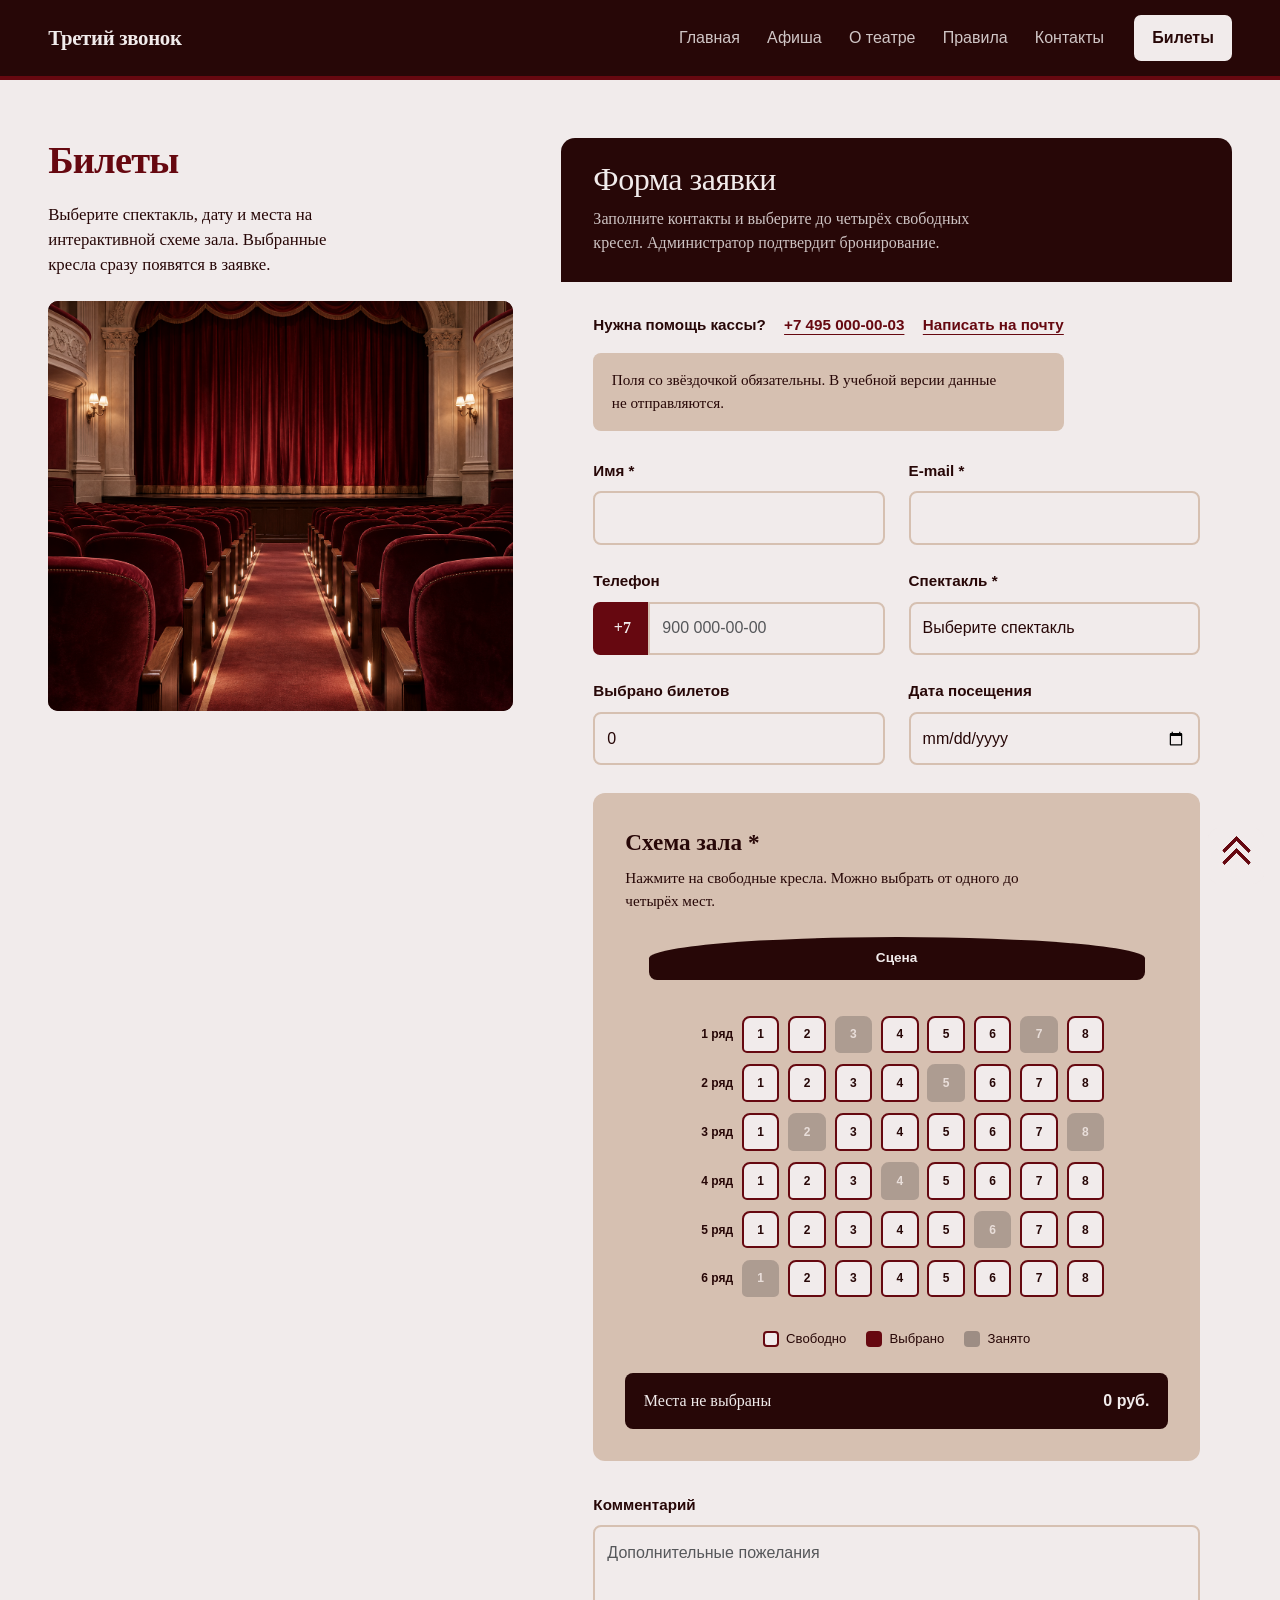
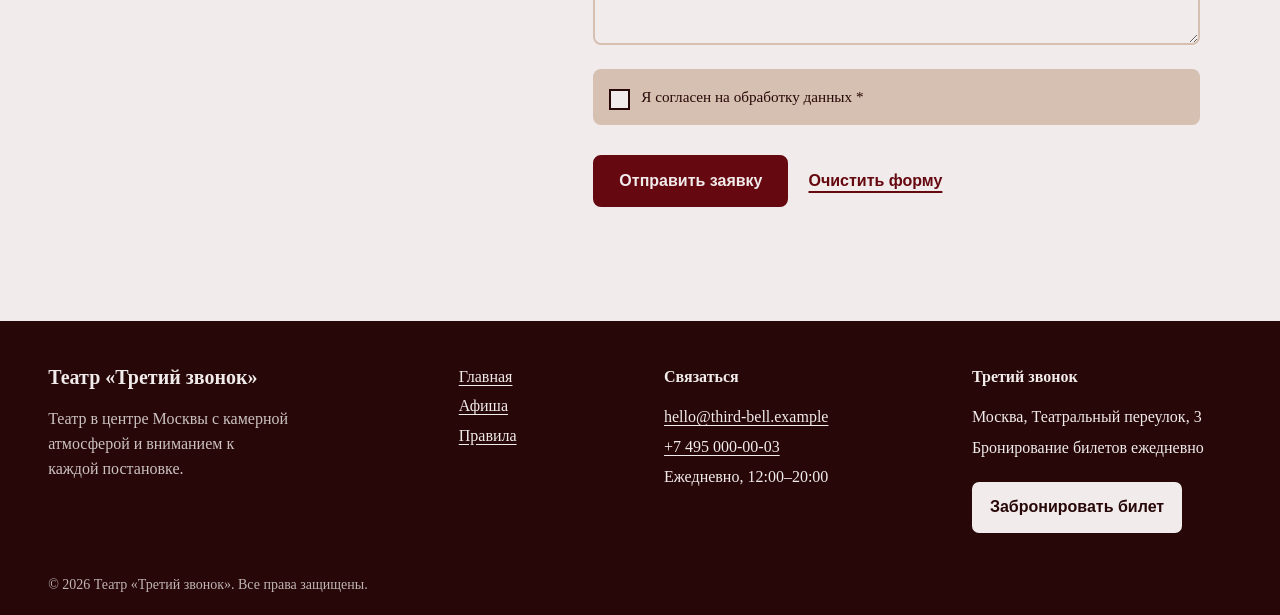
<file: order.html>
<!doctype html>
<html lang="ru" class="no-js">
<head>
  <meta charset="utf-8">
  <meta name="viewport" content="width=device-width, initial-scale=1">
  <meta name="description" content="Форма заявки на бронирование билетов в театр Третий звонок.">
  <title>Заявка: театр «Третий звонок»</title>
  <script>document.documentElement.classList.replace('no-js', 'js');</script>
  <link rel="stylesheet" href="vendor/bootstrap/css/bootstrap.min.css">
  <link rel="stylesheet" href="css/custom.css?v=33">
</head>
<body class="inner-page order-page">
  <a class="skip-link" href="#main-content">Перейти к содержанию</a>
  <header class="site-header"><nav class="navbar navbar-expand-lg" aria-label="Основная навигация"><div class="container-fluid page-gutter"><a class="navbar-brand" href="index.html">Третий звонок</a><button class="navbar-toggler" type="button" data-bs-toggle="collapse" data-bs-target="#mainNavbar" aria-controls="mainNavbar" aria-expanded="false" aria-label="Переключить навигацию"><span class="navbar-toggler-icon"></span></button><div class="collapse navbar-collapse" id="mainNavbar"><ul class="navbar-nav ms-auto align-items-lg-center"><li class="nav-item"><a class="nav-link" href="index.html">Главная</a></li><li class="nav-item"><a class="nav-link" href="catalog.html">Афиша</a></li><li class="nav-item"><a class="nav-link" href="about.html">О театре</a></li><li class="nav-item"><a class="nav-link" href="rules.html">Правила</a></li><li class="nav-item"><a class="nav-link" href="contacts.html">Контакты</a></li><li class="nav-item ms-lg-3"><a class="btn btn-theatre btn-sm is-current" href="order.html" aria-current="page">Билеты</a></li></ul></div></div></nav></header>

  <main id="main-content" class="content-section content-section--light">
    <div class="container-fluid page-gutter">
      <div class="row g-5 align-items-start">
        <div class="col-12 col-lg-5 order-intro">
          <h1 class="order-intro__title" data-rise style="--i:0">Билеты</h1>
          <p class="order-intro__lead" data-rise style="--i:1">Выберите спектакль, дату и места на интерактивной схеме зала. Выбранные кресла сразу появятся в заявке.</p>
          <figure class="order-intro__main" data-reveal><img src="images/order-auditorium.png" width="1024" height="1024" alt="Зрительный зал с бордовыми креслами и центральным проходом перед началом спектакля"></figure>
        </div>
        <div class="col-12 col-lg-7">
          <div class="card order-card" data-reveal>
            <div class="card-header">
              <h2 class="h2 mb-0">Форма заявки</h2>
              <p>Заполните контакты и выберите до четырёх свободных кресел. Администратор подтвердит бронирование.</p>
            </div>
            <div class="card-body">
              <div class="order-card__support" data-reveal>
                <span>Нужна помощь кассы?</span>
                <a href="tel:+74950000003">+7 495 000-00-03</a>
                <a href="mailto:hello@third-bell.example">Написать на почту</a>
              </div>
              <p class="order-card__note" data-reveal>Поля со звёздочкой обязательны. В учебной версии данные не отправляются.</p>
              <form id="orderForm" class="needs-validation order-form" novalidate>
                <div class="row g-3 g-lg-4">
                  <div class="col-12 col-md-6" data-reveal><label for="order-name" class="form-label">Имя *</label><input id="order-name" name="name" type="text" class="form-control" autocomplete="name" required><div class="invalid-feedback">Введите имя.</div></div>
                  <div class="col-12 col-md-6" data-reveal><label for="order-email" class="form-label">E-mail *</label><input id="order-email" name="email" type="email" class="form-control" autocomplete="email" required><div class="invalid-feedback">Введите корректный e-mail.</div></div>
                  <div class="col-12 col-md-6" data-reveal><label for="order-phone" class="form-label">Телефон</label><div class="input-group"><span class="input-group-text">+7</span><input id="order-phone" name="phone" type="tel" class="form-control" autocomplete="tel" inputmode="tel" placeholder="900 000-00-00"></div></div>
                  <div class="col-12 col-md-6" data-reveal><label for="order-product" class="form-label">Спектакль *</label><select id="order-product" name="performance" class="form-select" required><option value="" selected disabled>Выберите спектакль</option><option value="Вишнёвый сад">Вишнёвый сад</option><option value="Последний гость">Последний гость</option><option value="Соседи">Соседи</option></select><div class="invalid-feedback">Выберите спектакль.</div></div>
                  <div class="col-12 col-md-6" data-reveal><label for="order-tickets" class="form-label">Выбрано билетов</label><input id="order-tickets" name="tickets" type="text" class="form-control" value="0" readonly></div>
                  <div class="col-12 col-md-6" data-reveal><label for="order-date" class="form-label">Дата посещения</label><input id="order-date" name="date" type="date" class="form-control"></div>
                  <div class="col-12" data-reveal>
                    <fieldset class="seat-picker" aria-describedby="seat-help seat-error">
                      <legend>Схема зала *</legend>
                      <p id="seat-help">Нажмите на свободные кресла. Можно выбрать от одного до четырёх мест.</p>
                      <div class="seat-picker__stage" aria-hidden="true">Сцена</div>
                      <div class="seat-map" id="seatMap" tabindex="-1" aria-label="Интерактивная схема зрительного зала"></div>
                      <div class="seat-picker__legend" aria-label="Обозначения мест">
                        <span><i class="seat-sample seat-sample--available" aria-hidden="true"></i>Свободно</span>
                        <span><i class="seat-sample seat-sample--selected" aria-hidden="true"></i>Выбрано</span>
                        <span><i class="seat-sample seat-sample--occupied" aria-hidden="true"></i>Занято</span>
                      </div>
                      <div class="seat-picker__summary" aria-live="polite">
                        <span id="seatSelectionText">Места не выбраны</span>
                        <strong id="seatTotal">0 руб.</strong>
                      </div>
                      <p class="seat-picker__error" id="seat-error" role="alert" hidden>Выберите хотя бы одно свободное место.</p>
                      <input id="order-seats" name="seats" type="hidden">
                    </fieldset>
                  </div>
                  <div class="col-12" data-reveal><label for="order-comment" class="form-label">Комментарий</label><textarea id="order-comment" name="comment" class="form-control" rows="3" placeholder="Дополнительные пожелания"></textarea></div>
                  <div class="col-12" data-reveal><div class="form-check order-form__agreement"><input id="order-agree" name="agreement" class="form-check-input" type="checkbox" required><label class="form-check-label" for="order-agree">Я согласен на обработку данных *</label><div class="invalid-feedback">Необходимо согласие.</div></div></div>
                  <div class="col-12 order-form__actions" data-reveal><button class="btn btn-theatre" type="submit">Отправить заявку</button><button class="btn order-form__reset" type="reset">Очистить форму</button></div>
                  <div class="col-12"><div class="alert alert-success d-none mb-0" id="orderSuccess" role="status" tabindex="-1">Форма заполнена корректно. Отправка на сервер в учебной версии отключена.</div></div>
                </div>
              </form>
            </div>
          </div>
        </div>
      </div>
    </div>
  </main>

  <footer class="site-footer"><div class="container-fluid page-gutter"><div class="row gy-5 gx-lg-5 site-footer__top"><div class="col-12 col-md-6 col-lg-4 site-footer__intro"><a class="site-footer__brand" href="index.html">Театр «Третий звонок»</a><p>Театр в центре Москвы с камерной атмосферой и вниманием к каждой постановке.</p></div><nav class="col-6 col-md-3 col-lg-2 site-footer__nav" aria-label="Навигация в подвале"><a href="index.html">Главная</a><a href="catalog.html">Афиша</a><a href="rules.html">Правила</a></nav><div class="col-12 col-md-6 col-lg-3"><strong>Связаться</strong><a href="mailto:hello@third-bell.example">hello@third-bell.example</a><a href="tel:+74950000003">+7 495 000-00-03</a><span>Ежедневно, 12:00–20:00</span></div><div class="col-12 col-md-6 col-lg-3 site-footer__visit"><strong>Третий звонок</strong><span>Москва, Театральный переулок, 3</span><span>Бронирование билетов ежедневно</span><a class="btn btn-footer" href="order.html">Забронировать билет</a></div></div><div class="site-footer__legal"><span>© 2026 Театр «Третий звонок». Все права защищены.</span></div></div></footer>
  <script src="vendor/bootstrap/js/bootstrap.bundle.min.js"></script>
  <script src="js/main.js?v=8"></script>
</body>
</html>
</file>
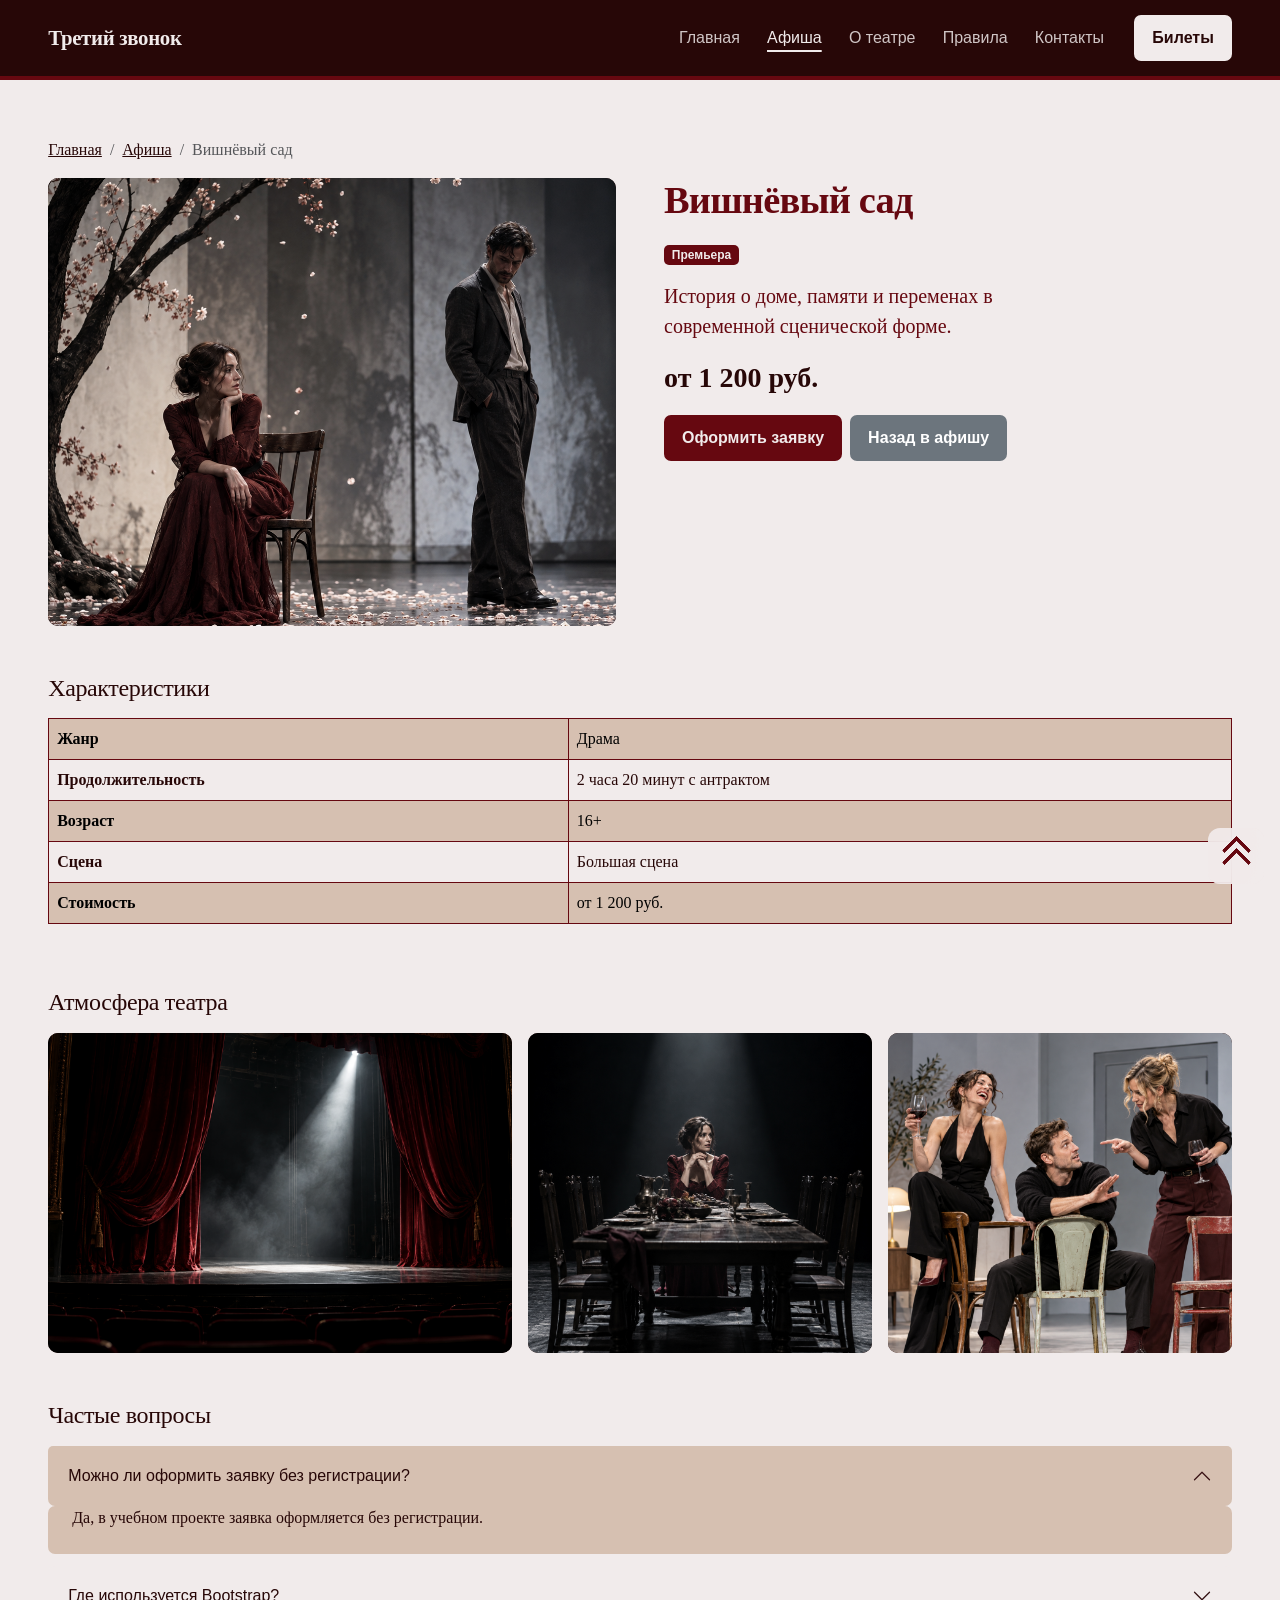
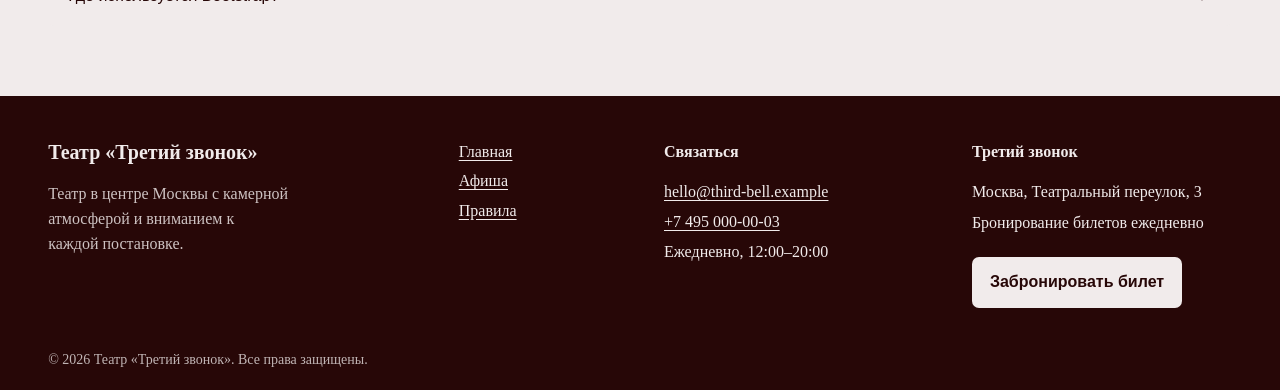
<file: product.html>
<!doctype html>
<html lang="ru" class="no-js">
<head>
  <meta charset="utf-8">
  <meta name="viewport" content="width=device-width, initial-scale=1">
  <meta name="description" content="Подробная карточка спектакля театра Третий звонок.">
  <title>Спектакль: театр «Третий звонок»</title>
  <script>document.documentElement.classList.replace('no-js', 'js');</script>
  <link rel="stylesheet" href="vendor/bootstrap/css/bootstrap.min.css">
  <link rel="stylesheet" href="css/custom.css?v=28">
</head>
<body class="inner-page">
  <a class="skip-link" href="#main-content">Перейти к содержанию</a>
  <header class="site-header">
    <nav class="navbar navbar-expand-lg" aria-label="Основная навигация"><div class="container-fluid page-gutter"><a class="navbar-brand" href="index.html">Третий звонок</a><button class="navbar-toggler" type="button" data-bs-toggle="collapse" data-bs-target="#mainNavbar" aria-controls="mainNavbar" aria-expanded="false" aria-label="Переключить навигацию"><span class="navbar-toggler-icon"></span></button><div class="collapse navbar-collapse" id="mainNavbar"><ul class="navbar-nav ms-auto align-items-lg-center"><li class="nav-item"><a class="nav-link" href="index.html">Главная</a></li><li class="nav-item"><a class="nav-link active" href="catalog.html">Афиша</a></li><li class="nav-item"><a class="nav-link" href="about.html">О театре</a></li><li class="nav-item"><a class="nav-link" href="rules.html">Правила</a></li><li class="nav-item"><a class="nav-link" href="contacts.html">Контакты</a></li><li class="nav-item ms-lg-3"><a class="btn btn-theatre btn-sm" href="order.html">Билеты</a></li></ul></div></div></nav>
  </header>

  <main id="main-content" class="content-section content-section--light">
    <div class="container-fluid page-gutter">
      <nav aria-label="breadcrumb" data-reveal><ol class="breadcrumb"><li class="breadcrumb-item"><a href="index.html">Главная</a></li><li class="breadcrumb-item"><a href="catalog.html">Афиша</a></li><li class="breadcrumb-item active" aria-current="page" id="productBreadcrumb">Вишнёвый сад</li></ol></nav>
      <div class="row g-5 align-items-start product-detail">
        <div class="col-12 col-lg-6" data-reveal><div class="card product-visual"><img id="productImage" class="media-focus--cherry" src="images/cherry-orchard.png" width="1024" height="1280" alt="Сцена из спектакля Вишнёвый сад"></div></div>
        <div class="col-12 col-lg-6">
          <h1 class="page-hero__title product-detail__title" id="productTitle" data-reveal>Вишнёвый сад</h1>
          <span class="badge product-badge mb-3" id="productBadge" data-reveal>Премьера</span>
          <p class="lead" id="productDescription" data-reveal>История о доме, памяти и переменах в бережной сценической постановке.</p>
          <p class="fs-3 fw-bold" id="productPrice" data-reveal>от 1 200 руб.</p>
          <div class="d-flex flex-wrap gap-2 mb-4" data-reveal><a class="btn btn-theatre btn-lg" id="productOrderLink" href="order.html?performance=Вишнёвый%20сад">Оформить заявку</a><a class="btn btn-secondary btn-lg" href="catalog.html">Назад в афишу</a></div>
        </div>
      </div>

      <section class="mt-5" aria-labelledby="characteristics-title" data-reveal>
        <h2 class="h4 mb-3" id="characteristics-title">Характеристики</h2>
        <div class="table-responsive"><table class="table table-striped table-bordered align-middle product-table"><tbody><tr><th scope="row">Жанр</th><td id="productGenre">Драма</td></tr><tr><th scope="row">Продолжительность</th><td id="productDuration">2 часа 20 минут с антрактом</td></tr><tr><th scope="row">Возраст</th><td id="productAge">16+</td></tr><tr><th scope="row">Сцена</th><td id="productStage">Большая сцена</td></tr><tr><th scope="row">Стоимость</th><td id="productTablePrice">от 1 200 руб.</td></tr></tbody></table></div>
      </section>

      <section class="mt-5" aria-labelledby="product-gallery-title">
        <h2 class="h4 mb-3" id="product-gallery-title" data-reveal>Атмосфера театра</h2>
        <div class="product-gallery">
          <figure data-reveal><img class="media-focus--stage" src="images/theatre-stage.png" width="1536" height="1024" loading="lazy" alt="Сцена театра перед началом спектакля"></figure>
          <figure data-reveal><img class="media-focus--guest" src="images/last-guest.png" width="1024" height="1280" loading="lazy" alt="Сцена из постановки Последний гость"></figure>
          <figure data-reveal><img class="media-focus--neighbours" src="images/neighbours.png" width="1024" height="1280" loading="lazy" alt="Сцена из постановки Соседи"></figure>
        </div>
      </section>

      <section class="mt-5 faq" aria-labelledby="product-faq-title" data-reveal>
        <h2 class="h4 mb-3" id="product-faq-title">Частые вопросы</h2>
        <div class="accordion" id="productFaqAccordion">
          <div class="accordion-item"><h3 class="accordion-header"><button class="accordion-button" type="button" data-bs-toggle="collapse" data-bs-target="#productFaqOne" aria-expanded="true" aria-controls="productFaqOne">Можно ли оформить заявку без регистрации?</button></h3><div id="productFaqOne" class="accordion-collapse collapse show" data-bs-parent="#productFaqAccordion"><div class="accordion-body">Да, в учебном проекте заявка оформляется без регистрации.</div></div></div>
          <div class="accordion-item"><h3 class="accordion-header"><button class="accordion-button collapsed" type="button" data-bs-toggle="collapse" data-bs-target="#productFaqTwo" aria-expanded="false" aria-controls="productFaqTwo">Где используется Bootstrap?</button></h3><div id="productFaqTwo" class="accordion-collapse collapse" data-bs-parent="#productFaqAccordion"><div class="accordion-body">Bootstrap используется для сетки, карточек, форм, навигации, сообщений, таблицы и интерактивных компонентов.</div></div></div>
        </div>
      </section>
    </div>
  </main>

  <footer class="site-footer"><div class="container-fluid page-gutter"><div class="row gy-5 gx-lg-5 site-footer__top"><div class="col-12 col-md-6 col-lg-4 site-footer__intro"><a class="site-footer__brand" href="index.html">Театр «Третий звонок»</a><p>Театр в центре Москвы с камерной атмосферой и вниманием к каждой постановке.</p></div><nav class="col-6 col-md-3 col-lg-2 site-footer__nav" aria-label="Навигация в подвале"><a href="index.html">Главная</a><a href="catalog.html">Афиша</a><a href="rules.html">Правила</a></nav><div class="col-12 col-md-6 col-lg-3"><strong>Связаться</strong><a href="mailto:hello@third-bell.example">hello@third-bell.example</a><a href="tel:+74950000003">+7 495 000-00-03</a><span>Ежедневно, 12:00–20:00</span></div><div class="col-12 col-md-6 col-lg-3 site-footer__visit"><strong>Третий звонок</strong><span>Москва, Театральный переулок, 3</span><span>Бронирование билетов ежедневно</span><a class="btn btn-footer" href="order.html">Забронировать билет</a></div></div><div class="site-footer__legal"><span>© 2026 Театр «Третий звонок». Все права защищены.</span></div></div></footer>
  <script src="vendor/bootstrap/js/bootstrap.bundle.min.js"></script>
  <script src="js/main.js?v=6"></script>
</body>
</html>
</file>
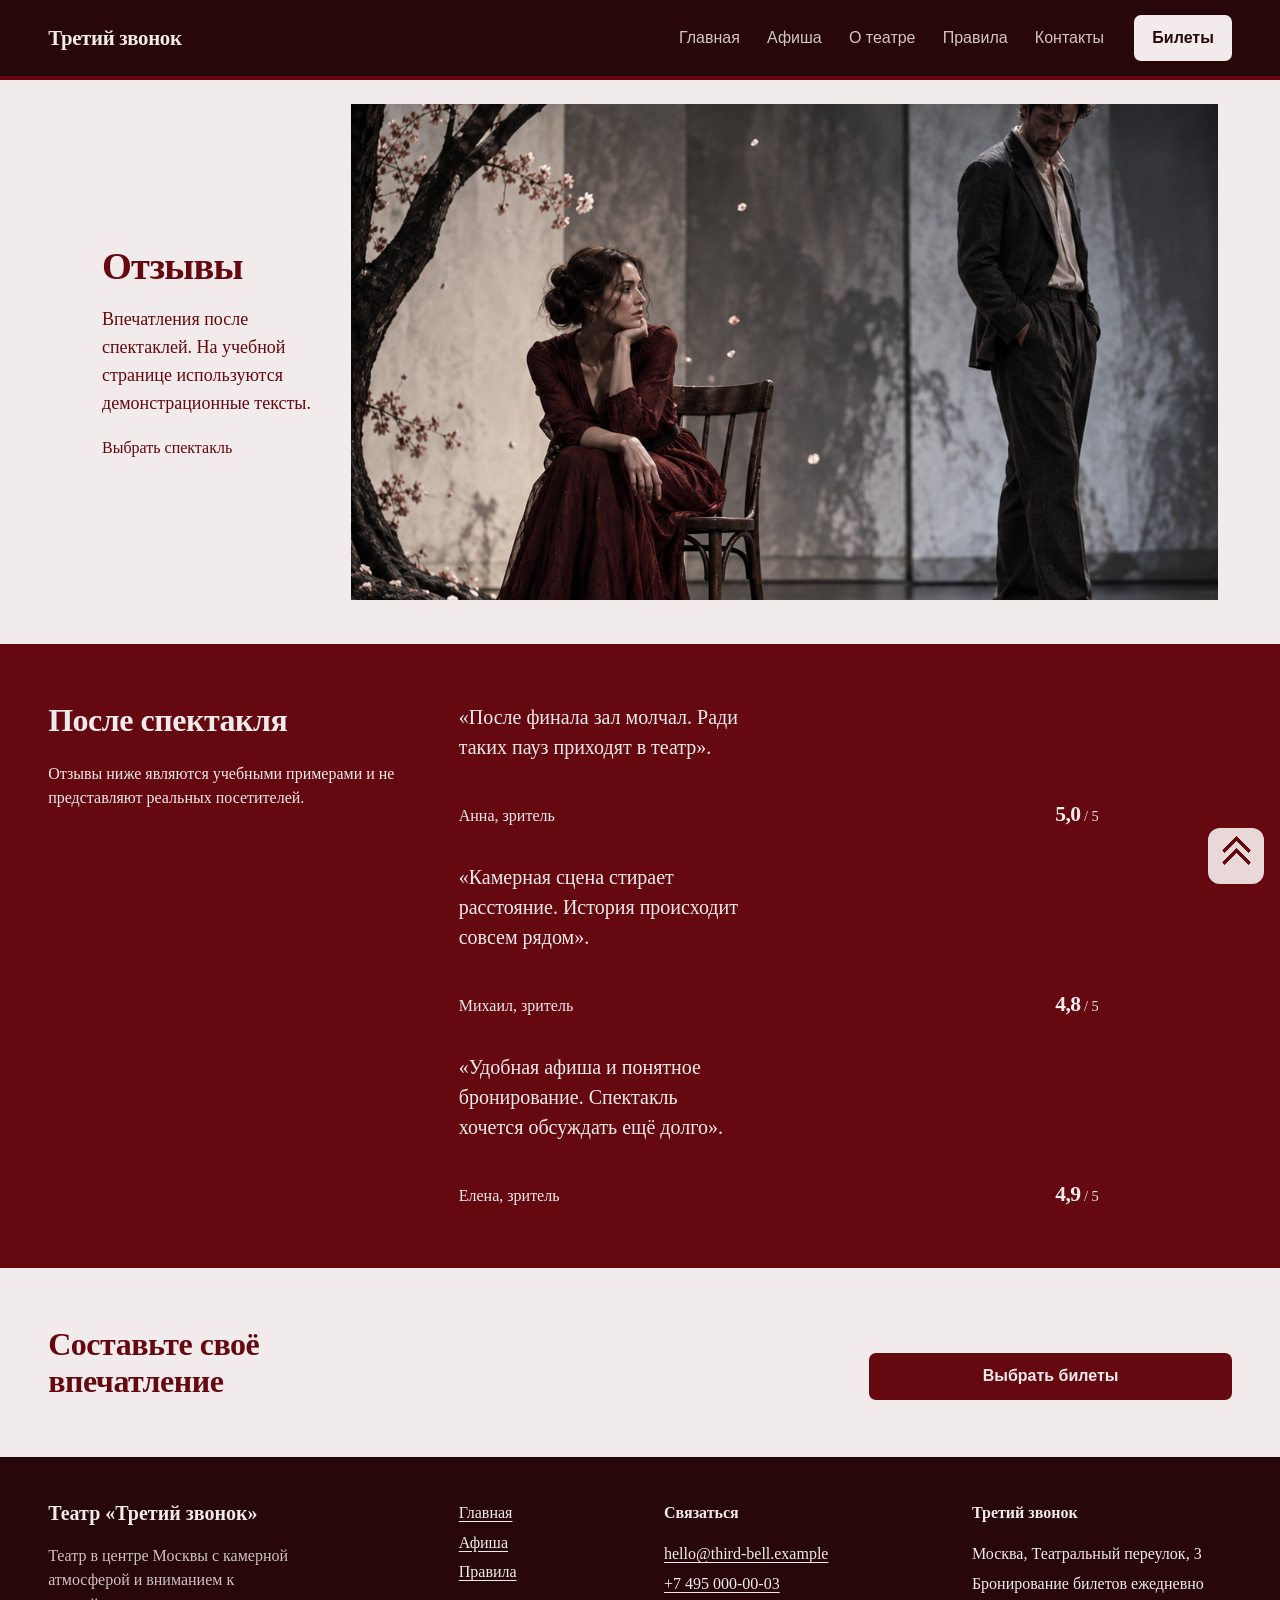
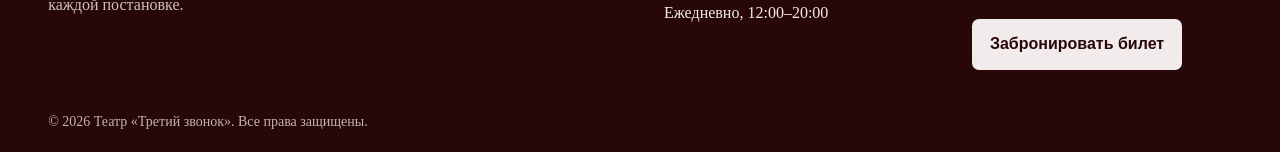
<file: reviews.html>
<!doctype html>
<html lang="ru" class="no-js">
<head>
  <meta charset="utf-8">
  <meta name="viewport" content="width=device-width, initial-scale=1">
  <meta name="description" content="Учебные примеры отзывов посетителей театра Третий звонок.">
  <title>Отзывы: театр «Третий звонок»</title>
  <script>document.documentElement.classList.replace('no-js', 'js');</script>
  <link rel="stylesheet" href="vendor/bootstrap/css/bootstrap.min.css">
  <link rel="stylesheet" href="css/custom.css?v=28">
</head>
<body class="inner-page">
  <a class="skip-link" href="#main-content">Перейти к содержанию</a>
  <header class="site-header"><nav class="navbar navbar-expand-lg" aria-label="Основная навигация"><div class="container-fluid page-gutter"><a class="navbar-brand" href="index.html">Третий звонок</a><button class="navbar-toggler" type="button" data-bs-toggle="collapse" data-bs-target="#mainNavbar" aria-controls="mainNavbar" aria-expanded="false" aria-label="Открыть меню"><span class="navbar-toggler-icon"></span></button><div class="collapse navbar-collapse" id="mainNavbar"><ul class="navbar-nav ms-auto align-items-lg-center"><li class="nav-item"><a class="nav-link" href="index.html">Главная</a></li><li class="nav-item"><a class="nav-link" href="catalog.html">Афиша</a></li><li class="nav-item"><a class="nav-link" href="about.html">О театре</a></li><li class="nav-item"><a class="nav-link" href="rules.html">Правила</a></li><li class="nav-item"><a class="nav-link" href="contacts.html">Контакты</a></li><li class="nav-item ms-lg-3"><a class="btn btn-theatre btn-sm" href="order.html">Билеты</a></li></ul></div></div></nav></header>

  <main id="main-content">
    <section class="page-hero container-fluid">
      <div class="row g-0 w-100">
        <div class="col-12 col-lg-7 page-hero__copy page-gutter">
          <p class="page-hero__lead" data-rise style="--i:0">Впечатления после спектаклей. На учебной странице используются демонстрационные тексты.</p>
          <h1 class="page-hero__title" data-rise style="--i:1">Отзывы</h1>
          <a class="theatre-link" href="catalog.html" data-rise style="--i:2">Выбрать спектакль</a>
        </div>
        <div class="col-12 col-lg-5 page-hero__media"><img class="media-focus--cherry" src="images/cherry-orchard.png" width="1024" height="1280" alt="Сцена из спектакля Вишнёвый сад"></div>
      </div>
    </section>

    <section class="content-section content-section--red" aria-labelledby="reviews-title">
      <div class="container-fluid page-gutter">
        <div class="row g-5">
          <div class="col-12 col-lg-4"><h2 id="reviews-title" data-reveal>После спектакля</h2><p data-reveal>Отзывы ниже являются учебными примерами и не представляют реальных посетителей.</p></div>
          <div class="col-12 col-lg-8 review-list">
            <article data-reveal><blockquote>«После финала зал молчал. Ради таких пауз приходят в театр».</blockquote><div class="review-list__meta"><p>Анна, зритель</p><p class="review-rating" aria-label="Оценка 5 из 5"><span class="review-rating__value">5,0</span><span class="review-rating__scale"> / 5</span></p></div></article>
            <article data-reveal><blockquote>«Камерная сцена стирает расстояние. История происходит совсем рядом».</blockquote><div class="review-list__meta"><p>Михаил, зритель</p><p class="review-rating" aria-label="Оценка 4,8 из 5"><span class="review-rating__value">4,8</span><span class="review-rating__scale"> / 5</span></p></div></article>
            <article data-reveal><blockquote>«Удобная афиша и понятное бронирование. Спектакль хочется обсуждать ещё долго».</blockquote><div class="review-list__meta"><p>Елена, зритель</p><p class="review-rating" aria-label="Оценка 4,9 из 5"><span class="review-rating__value">4,9</span><span class="review-rating__scale"> / 5</span></p></div></article>
          </div>
        </div>
      </div>
    </section>

    <section class="content-section content-section--light">
      <div class="container-fluid page-gutter"><div class="row align-items-end g-5"><div class="col-12 col-lg-8"><h2 class="mb-lg-0" data-reveal>Составьте своё впечатление</h2></div><div class="col-12 col-lg-4"><a class="btn btn-theatre btn-lg w-100" href="order.html" data-reveal>Выбрать билеты</a></div></div></div>
    </section>
  </main>

  <footer class="site-footer"><div class="container-fluid page-gutter"><div class="row gy-5 gx-lg-5 site-footer__top"><div class="col-12 col-md-6 col-lg-4 site-footer__intro"><a class="site-footer__brand" href="index.html">Театр «Третий звонок»</a><p>Театр в центре Москвы с камерной атмосферой и вниманием к каждой постановке.</p></div><nav class="col-6 col-md-3 col-lg-2 site-footer__nav" aria-label="Навигация в подвале"><a href="index.html">Главная</a><a href="catalog.html">Афиша</a><a href="rules.html">Правила</a></nav><div class="col-12 col-md-6 col-lg-3"><strong>Связаться</strong><a href="mailto:hello@third-bell.example">hello@third-bell.example</a><a href="tel:+74950000003">+7 495 000-00-03</a><span>Ежедневно, 12:00–20:00</span></div><div class="col-12 col-md-6 col-lg-3 site-footer__visit"><strong>Третий звонок</strong><span>Москва, Театральный переулок, 3</span><span>Бронирование билетов ежедневно</span><a class="btn btn-footer" href="order.html">Забронировать билет</a></div></div><div class="site-footer__legal"><span>© 2026 Театр «Третий звонок». Все права защищены.</span></div></div></footer>
  <script src="vendor/bootstrap/js/bootstrap.bundle.min.js"></script>
  <script src="js/main.js?v=6"></script>
</body>
</html>
</file>
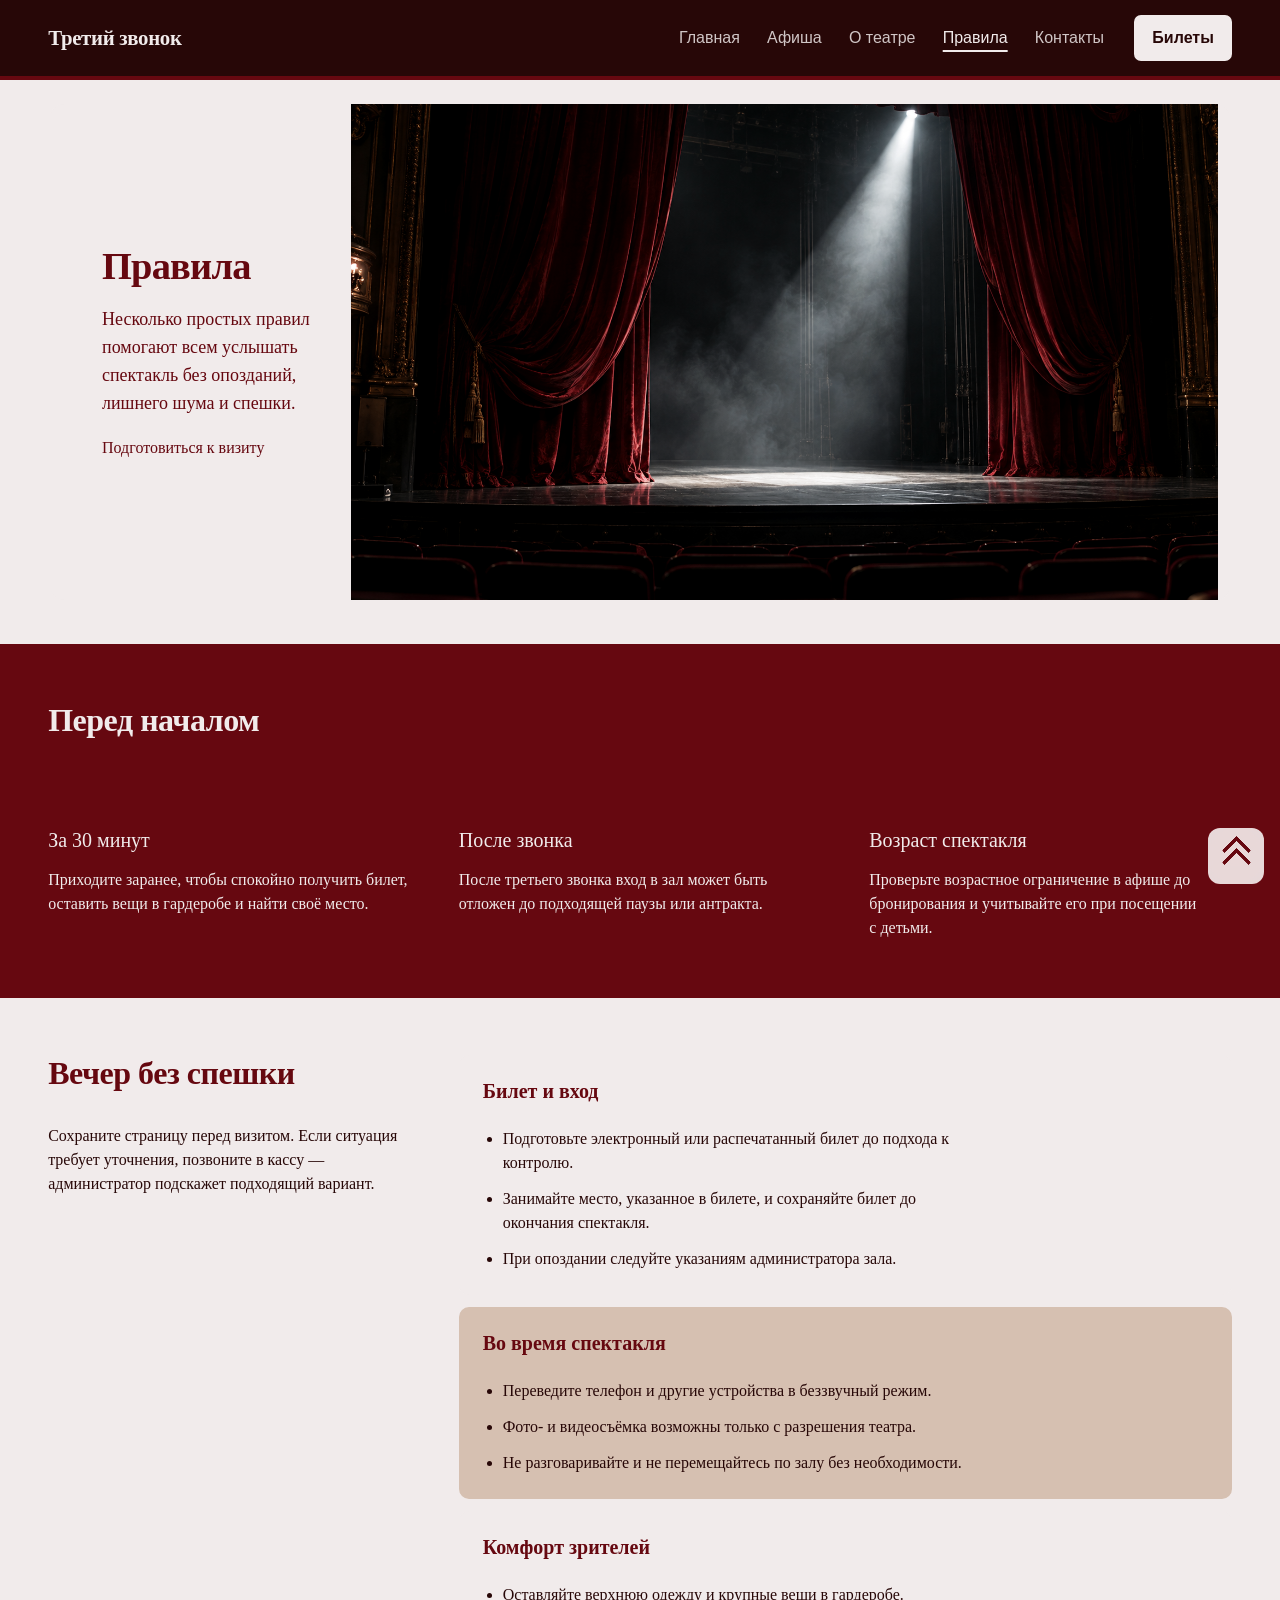
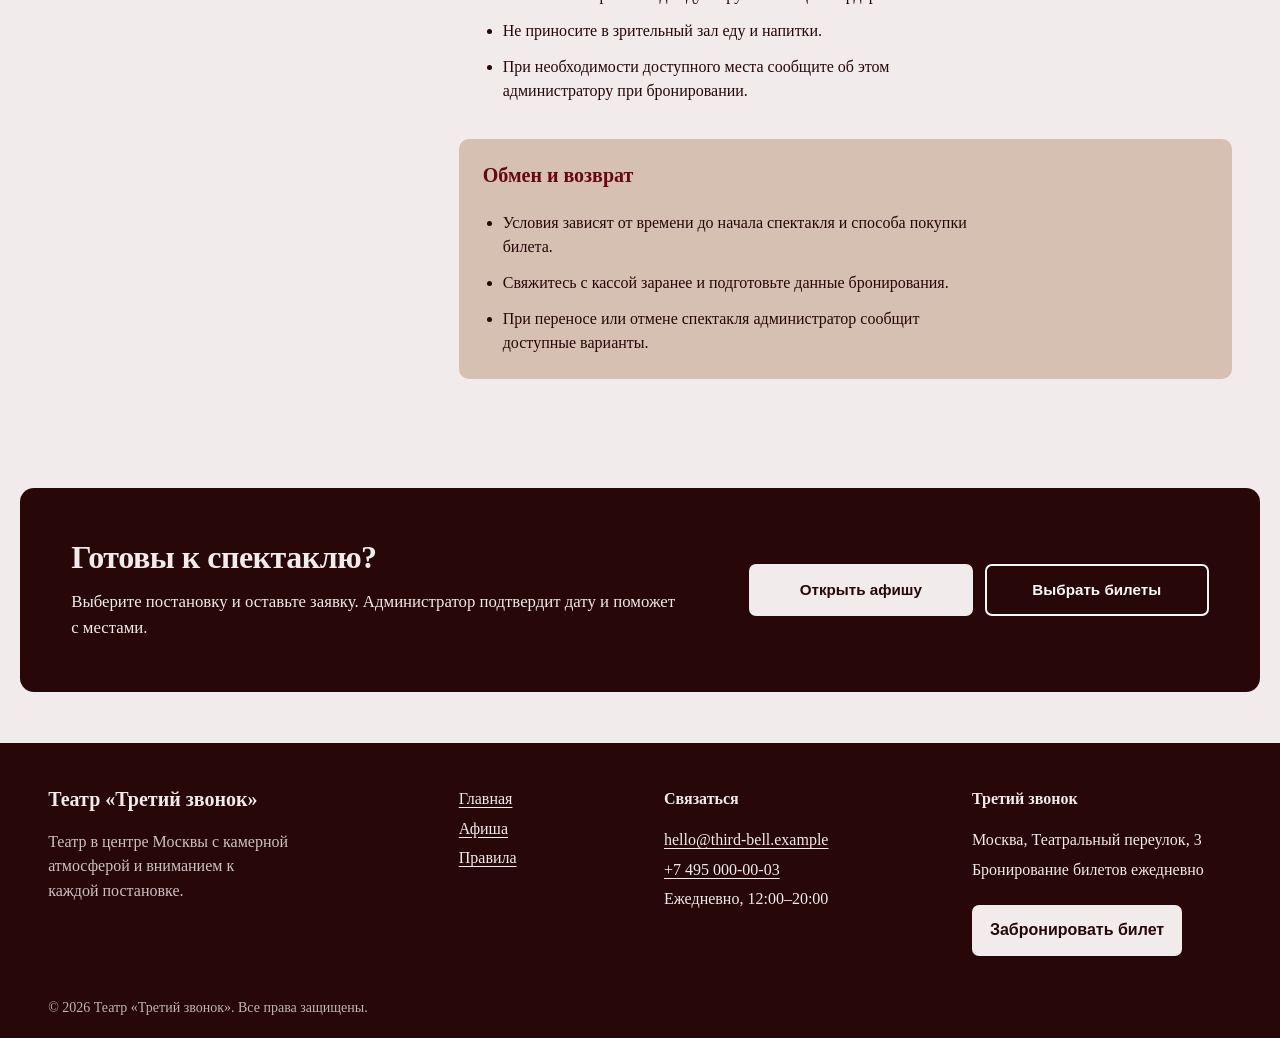
<file: rules.html>
<!doctype html>
<html lang="ru" class="no-js">
<head>
  <meta charset="utf-8">
  <meta name="viewport" content="width=device-width, initial-scale=1">
  <meta name="description" content="Правила посещения театра Третий звонок: время прибытия, вход в зал, возрастные ограничения и театральный этикет.">
  <title>Правила посещения: театр «Третий звонок»</title>
  <script>document.documentElement.classList.replace('no-js', 'js');</script>
  <link rel="stylesheet" href="vendor/bootstrap/css/bootstrap.min.css">
  <link rel="stylesheet" href="css/custom.css?v=28">
</head>
<body class="inner-page">
  <a class="skip-link" href="#main-content">Перейти к содержанию</a>

  <header class="site-header">
    <nav class="navbar navbar-expand-lg" aria-label="Основная навигация">
      <div class="container-fluid page-gutter">
        <a class="navbar-brand" href="index.html">Третий звонок</a>
        <button class="navbar-toggler" type="button" data-bs-toggle="collapse" data-bs-target="#mainNavbar" aria-controls="mainNavbar" aria-expanded="false" aria-label="Открыть меню"><span class="navbar-toggler-icon"></span></button>
        <div class="collapse navbar-collapse" id="mainNavbar">
          <ul class="navbar-nav ms-auto align-items-lg-center">
            <li class="nav-item"><a class="nav-link" href="index.html">Главная</a></li>
            <li class="nav-item"><a class="nav-link" href="catalog.html">Афиша</a></li>
            <li class="nav-item"><a class="nav-link" href="about.html">О театре</a></li>
            <li class="nav-item"><a class="nav-link active" href="rules.html" aria-current="page">Правила</a></li>
            <li class="nav-item"><a class="nav-link" href="contacts.html">Контакты</a></li><li class="nav-item ms-lg-3"><a class="btn btn-theatre btn-sm" href="order.html">Билеты</a></li>
          </ul>
        </div>
      </div>
    </nav>
  </header>

  <main id="main-content">
    <section class="page-hero container-fluid">
      <div class="row g-0 w-100">
        <div class="col-12 col-lg-7 page-hero__copy page-gutter">
          <p class="page-hero__lead" data-rise style="--i:0">Несколько простых правил помогают всем услышать спектакль без опозданий, лишнего шума и спешки.</p>
          <h1 class="page-hero__title" data-rise style="--i:1">Правила</h1>
          <a class="theatre-link" href="#rules-guide" data-rise style="--i:2">Подготовиться к визиту</a>
        </div>
        <div class="col-12 col-lg-5 page-hero__media"><img class="media-focus--stage" src="images/theatre-stage.png" width="1536" height="1024" alt="Зрительный зал и сцена перед началом спектакля"></div>
      </div>
    </section>

    <section class="rules-essentials content-section content-section--red" aria-labelledby="essentials-title">
      <div class="container-fluid page-gutter">
        <h2 id="essentials-title" data-reveal>Перед началом</h2>
        <div class="row g-5 rules-essentials__grid">
          <article class="col-12 col-md-4" data-reveal><h3>За 30 минут</h3><p>Приходите заранее, чтобы спокойно получить билет, оставить вещи в гардеробе и найти своё место.</p></article>
          <article class="col-12 col-md-4" data-reveal><h3>После звонка</h3><p>После третьего звонка вход в зал может быть отложен до подходящей паузы или антракта.</p></article>
          <article class="col-12 col-md-4" data-reveal><h3>Возраст спектакля</h3><p>Проверьте возрастное ограничение в афише до бронирования и учитывайте его при посещении с детьми.</p></article>
        </div>
      </div>
    </section>

    <section class="content-section content-section--light rules-guide" id="rules-guide" aria-labelledby="rules-title">
      <div class="container-fluid page-gutter">
        <div class="row g-5 align-items-start">
          <div class="col-12 col-lg-4 rules-guide__intro">
            <h2 id="rules-title" data-reveal>Вечер без спешки</h2>
            <p data-reveal>Сохраните страницу перед визитом. Если ситуация требует уточнения, позвоните в кассу — администратор подскажет подходящий вариант.</p>
          </div>
          <div class="col-12 col-lg-8 rules-list">
            <article data-reveal><h3>Билет и вход</h3><ul><li>Подготовьте электронный или распечатанный билет до подхода к контролю.</li><li>Занимайте место, указанное в билете, и сохраняйте билет до окончания спектакля.</li><li>При опоздании следуйте указаниям администратора зала.</li></ul></article>
            <article data-reveal><h3>Во время спектакля</h3><ul><li>Переведите телефон и другие устройства в беззвучный режим.</li><li>Фото- и видеосъёмка возможны только с разрешения театра.</li><li>Не разговаривайте и не перемещайтесь по залу без необходимости.</li></ul></article>
            <article data-reveal><h3>Комфорт зрителей</h3><ul><li>Оставляйте верхнюю одежду и крупные вещи в гардеробе.</li><li>Не приносите в зрительный зал еду и напитки.</li><li>При необходимости доступного места сообщите об этом администратору при бронировании.</li></ul></article>
            <article data-reveal><h3>Обмен и возврат</h3><ul><li>Условия зависят от времени до начала спектакля и способа покупки билета.</li><li>Свяжитесь с кассой заранее и подготовьте данные бронирования.</li><li>При переносе или отмене спектакля администратор сообщит доступные варианты.</li></ul></article>
          </div>
        </div>
      </div>
    </section>

    <section class="content-section rules-contact" aria-labelledby="rules-contact-title">
      <div class="container-fluid page-gutter rules-contact__panel">
        <div class="row rules-contact__layout">
          <div class="col-12 col-lg-7"><h2 id="rules-contact-title" data-reveal>Готовы к спектаклю?</h2><p data-reveal>Выберите постановку и оставьте заявку. Администратор подтвердит дату и поможет с местами.</p></div>
          <div class="col-12 col-lg-5 rules-contact__actions"><a class="btn btn-light btn-lg" href="catalog.html" data-reveal>Открыть афишу</a><a class="btn btn-outline-light btn-lg" href="order.html" data-reveal>Выбрать билеты</a></div>
        </div>
      </div>
    </section>
  </main>

  <footer class="site-footer"><div class="container-fluid page-gutter"><div class="row gy-5 gx-lg-5 site-footer__top"><div class="col-12 col-md-6 col-lg-4 site-footer__intro"><a class="site-footer__brand" href="index.html">Театр «Третий звонок»</a><p>Театр в центре Москвы с камерной атмосферой и вниманием к каждой постановке.</p></div><nav class="col-6 col-md-3 col-lg-2 site-footer__nav" aria-label="Навигация в подвале"><a href="index.html">Главная</a><a href="catalog.html">Афиша</a><a href="rules.html">Правила</a></nav><div class="col-12 col-md-6 col-lg-3"><strong>Связаться</strong><a href="mailto:hello@third-bell.example">hello@third-bell.example</a><a href="tel:+74950000003">+7 495 000-00-03</a><span>Ежедневно, 12:00–20:00</span></div><div class="col-12 col-md-6 col-lg-3 site-footer__visit"><strong>Третий звонок</strong><span>Москва, Театральный переулок, 3</span><span>Бронирование билетов ежедневно</span><a class="btn btn-footer" href="order.html">Забронировать билет</a></div></div><div class="site-footer__legal"><span>© 2026 Театр «Третий звонок». Все права защищены.</span></div></div></footer>
  <script src="vendor/bootstrap/js/bootstrap.bundle.min.js"></script>
  <script src="js/main.js?v=6"></script>
</body>
</html>
</file>
<file: css/custom.css>
:root {
  --bg: #f1ebeb;
  --surface: #d6c0b1;
  --surface-light: #f1ebeb;
  --ink: #270707;
  --muted: #660810;
  --accent: #660810;
  --accent-strong: #270707;
  --accent-ink: #f1ebeb;
  --dark: #270707;
  --step-small: 0.875rem;
  --step-body: 1rem;
  --step-lead: clamp(1.1rem, 1.05rem + 0.3vw, 1.25rem);
  --step-head: clamp(1.75rem, 1.6rem + 0.55vw, 2rem);
  --ease-out: cubic-bezier(.16, 1, .3, 1);
  --ease-soft: cubic-bezier(.22, 1, .36, 1);
  --page-gutter: clamp(1.5rem, 2.2vw, 2rem);
}

html {
  scroll-behavior: smooth;
  scroll-padding-top: 5rem;
}

body {
  margin: 0;
  overflow-x: hidden;
  background: var(--bg);
  color: var(--ink);
  font-family: Georgia, "Times New Roman", serif;
  font-size: var(--step-body);
  line-height: 1.5;
  font-kerning: normal;
  text-rendering: optimizeLegibility;
}

::selection {
  background: var(--accent);
  color: var(--accent-ink);
}

a,
button,
input,
select {
  transition: color 180ms ease, background-color 180ms ease, transform 180ms var(--ease-out);
}

a:focus-visible,
button:focus-visible,
input:focus-visible,
select:focus-visible,
summary:focus-visible {
  outline: 3px solid #270707;
  outline-offset: 4px;
}

h1,
h2,
h3,
p,
blockquote {
  margin-top: 0;
}

h2 {
  max-width: 24ch;
  margin-bottom: 2rem;
  font-size: var(--step-head);
  font-weight: 600;
  line-height: 1.15;
  color: var(--accent);
  letter-spacing: -.015em;
  text-wrap: balance;
}

h3 {
  color: var(--accent);
  font-family: Georgia, "Times New Roman", serif;
  text-wrap: balance;
}

p {
  max-width: 62ch;
  text-wrap: pretty;
}

.page-gutter {
  padding-inline: var(--page-gutter);
}

.section-space {
  padding-block: clamp(3.75rem, 6vw, 5.5rem);
}

.skip-link {
  position: fixed;
  top: 1rem;
  left: 1rem;
  z-index: 2000;
  padding: .75rem 1rem;
  transform: translateY(-160%);
  background: var(--dark);
  color: #f1ebeb;
}

.skip-link:focus {
  transform: translateY(0);
}

.back-to-top {
  position: fixed;
  right: max(1rem, env(safe-area-inset-right));
  bottom: max(1rem, env(safe-area-inset-bottom));
  z-index: 1040;
  min-height: 44px;
  padding: .7rem 1rem;
  display: inline-flex;
  align-items: center;
  justify-content: center;
  background: var(--accent-strong);
  color: var(--accent-ink);
  font-size: var(--step-small);
  font-weight: 600;
  line-height: 1;
  text-decoration: none;
  transition: transform 240ms var(--ease-out), background-color 180ms ease;
}

.back-to-top:hover,
.back-to-top:focus-visible {
  background: var(--dark);
  color: #f1ebeb;
  transform: translateY(-3px);
}

.back-to-top:active {
  transform: scale(.97);
}

.site-header {
  position: absolute;
  inset: 0 0 auto;
  z-index: 1030;
}

.navbar {
  min-height: 5.25rem;
  background: var(--bg);
}

.navbar-brand {
  color: var(--accent);
  font-size: 1rem;
  font-weight: 600;
  letter-spacing: -.03em;
}

.navbar-brand:hover,
.navbar-brand:focus,
.nav-link:hover,
.nav-link:focus {
  color: var(--accent-strong);
}

.navbar-nav {
  gap: .35rem;
}

.nav-link {
  color: var(--ink);
  font-size: 1rem;
  font-weight: 500;
  padding-inline: .7rem !important;
}

.nav-link.active {
  color: var(--accent);
  text-decoration: underline;
  text-decoration-thickness: .12em;
  text-underline-offset: .35em;
}

.navbar-toggler {
  border: 0;
  border-radius: 0;
  color: var(--ink);
}

.navbar-toggler:focus {
  box-shadow: none; /* taste-skill-ignore: removing Bootstrap's default focus glow; custom focus outline remains */
}

.btn {
  min-height: 44px;
  border-radius: 0;
  font-weight: 500;
  padding: .7rem 1.1rem;
}

.btn:active {
  transform: scale(.97);
}

.btn-lg {
  font-size: 1rem;
}

.btn-theatre {
  border-color: var(--accent);
  background: var(--accent);
  color: var(--accent-ink);
}

.btn-theatre:hover,
.btn-theatre:focus {
  border-color: var(--accent-strong);
  background: var(--accent-strong);
  color: #f1ebeb;
}

.btn-theatre.is-current {
  border-color: var(--accent-strong);
  background: var(--accent-strong);
}

.btn-outline-primary {
  --bs-btn-color: var(--accent);
  --bs-btn-border-color: var(--accent);
  --bs-btn-hover-color: var(--accent-ink);
  --bs-btn-hover-bg: var(--accent);
  --bs-btn-hover-border-color: var(--accent);
  --bs-btn-active-color: var(--accent-ink);
  --bs-btn-active-bg: var(--accent-strong);
  --bs-btn-active-border-color: var(--accent-strong);
}

.dropdown-menu {
  border: 0;
  border-radius: 0;
  background: var(--surface-light);
  color: var(--ink);
}

.dropdown-item {
  color: var(--ink);
}

.dropdown-item:hover,
.dropdown-item:focus,
.dropdown-item.active {
  background: var(--accent);
  color: var(--accent-ink);
}

.theatre-link {
  color: var(--accent);
  text-decoration: underline;
  text-decoration-color: transparent;
  text-underline-offset: .2em;
  text-decoration-thickness: .08em;
}

.theatre-link:hover,
.theatre-link:focus {
  color: var(--accent-strong);
  text-decoration-color: currentColor;
}

.hero {
  min-height: 100svh;
  padding-inline: 0;
  background: var(--bg);
}

.hero__copy {
  min-height: 100svh;
  padding-top: clamp(7.5rem, 15vh, 10rem);
  padding-bottom: 2rem;
}

.hero__intro {
  width: min(32ch, 100%);
  margin-left: 16.666%;
  font-family: Georgia, "Times New Roman", serif;
  font-size: var(--step-lead);
  font-weight: 500;
  line-height: 1.35;
}

.hero__title {
  width: 100%;
  margin: auto 0;
  color: var(--accent);
  font-size: clamp(4rem, 8.5vw, 8.5rem);
  font-weight: 600;
  white-space: nowrap;
  line-height: .82;
  letter-spacing: -.04em;
  white-space: nowrap;
}

.hero__title .line {
  display: block;
  overflow: hidden;
  padding-bottom: .08em;
  margin-bottom: -.08em;
}

.hero__title [data-line] {
  display: block;
}

.hero__title-second {
  text-align: right;
}

.hero__bottom {
  display: flex;
  align-items: end;
  justify-content: space-between;
  gap: 2rem;
}

.hero__bottom > div {
  display: grid;
  gap: .2rem;
  font-size: var(--step-small);
}

.hero__date {
  color: var(--accent);
  font-weight: 500;
  font-variant-numeric: tabular-nums;
}

.hero__visual {
  position: relative;
  min-height: 100svh;
  overflow: hidden;
  background: var(--dark);
}

.hero__image {
  width: 100%;
  height: 100%;
  min-height: 100svh;
  object-fit: cover;
  object-position: 50% 50%;
  filter: saturate(.72) contrast(1.05);
}

.hero__image-caption {
  position: absolute;
  right: 1.25rem;
  bottom: 1.25rem;
  margin: 0;
  padding: .35rem .6rem;
  background: var(--bg);
  color: var(--ink);
  font-size: var(--step-small);
}

.advantages {
  background: var(--surface-light);
}

.advantages__grid h3 {
  margin-bottom: 1.25rem;
  font-size: var(--step-body);
  font-weight: 600;
}

.advantages__grid p {
  margin-bottom: 0;
  color: var(--ink);
  font-size: 1rem;
}

.afisha {
  background: var(--bg);
}

.afisha__intro p {
  max-width: 27ch;
  color: var(--muted);
}

.performance-card {
  border: 0;
  border-radius: 0;
  background: var(--surface-light);
  color: var(--ink);
  transition: transform 280ms var(--ease-out), background-color 180ms ease;
}

.performance-card__media {
  position: relative;
  overflow: hidden;
  aspect-ratio: 3 / 2;
  background: var(--dark);
}

.performance-card img {
  width: 100%;
  height: 100%;
  border-radius: 0;
  object-fit: cover;
  filter: saturate(.7) contrast(1.04);
  transition: transform 700ms var(--ease-soft), filter 300ms ease;
}

.media-focus--stage {
  object-position: 50% 52%;
}

.media-focus--cherry {
  object-position: 50% 58%;
}

.media-focus--guest {
  object-position: 50% 48%;
}

.media-focus--neighbours {
  object-position: 50% 18%;
}

.performance-card__badge {
  position: absolute;
  top: 1rem;
  left: 1rem;
  border-radius: 0;
  background: var(--accent);
  color: var(--accent-ink);
  font-size: var(--step-small);
  font-weight: 500;
}

.performance-card .card-body {
  padding: 1.75rem;
}

.performance-card__meta {
  margin-bottom: 2rem;
  color: var(--accent);
  font-size: var(--step-small);
  font-weight: 500;
  font-variant-numeric: tabular-nums;
}

.performance-card .card-title {
  margin-bottom: 1rem;
  font-size: var(--step-lead);
  font-weight: 600;
  letter-spacing: -.03em;
}

.performance-card .card-text {
  margin-bottom: 2rem;
  color: var(--ink);
  font-size: 1rem;
}

.reviews {
  min-height: 82svh;
  display: flex;
  align-items: center;
  background: var(--accent);
  color: var(--accent-ink);
}

.reviews h2 {
  margin-bottom: 1.5rem;
  color: var(--accent-ink);
}

.reviews blockquote {
  max-width: 22ch;
  margin-bottom: 2.5rem;
  font-family: Georgia, "Times New Roman", serif;
  font-size: clamp(1.45rem, 2.2vw, 2rem);
  font-weight: 500;
  line-height: 1.04;
  letter-spacing: -.02em;
  text-wrap: balance;
}

.reviews__controls {
  display: flex;
  gap: 1.5rem;
  margin-top: 3rem;
}

.reviews__controls button {
  min-height: 44px;
  padding: 0;
  border: 0;
  background: transparent;
  color: var(--accent-ink);
  text-decoration: underline;
  text-decoration-color: transparent;
  text-underline-offset: .2em;
}

.reviews__controls button:hover {
  text-decoration-color: currentColor;
}

.faq {
  background: var(--surface-light);
}

.faq h2 {
  max-width: 9ch;
}

.faq__list {
  width: min(66.666%, 58rem);
  margin-left: auto;
}

.accordion-item,
.accordion-button,
.accordion-button:not(.collapsed) {
  border: 0;
  background: transparent;
  color: var(--ink);
  box-shadow: none; /* taste-skill-ignore: remove Bootstrap's inset accordion shadow */
}

.accordion-item {
  margin-bottom: 1rem;
}

.accordion-button {
  min-height: 4.5rem;
  padding: 1.5rem;
  font-size: var(--step-lead);
  font-weight: 400;
}

.accordion-button:not(.collapsed),
.accordion-collapse.show {
  background: var(--surface);
}

.accordion-button::after {
  filter: sepia(1) saturate(5) hue-rotate(310deg) brightness(.55);
}

.accordion-body {
  max-width: 58ch;
  padding: 0 1.5rem 1.5rem;
  font-size: 1rem;
}

.booking {
  background: var(--accent);
  color: var(--accent-ink);
}

.booking h2,
.booking .form-label {
  color: var(--accent-ink);
}

.booking__lead {
  max-width: 35ch;
  font-family: Georgia, "Times New Roman", serif;
  font-size: var(--step-lead);
  font-weight: 500;
  line-height: 1.35;
}

.form-control,
.form-select {
  min-height: 3.25rem;
  border: 0;
  border-radius: 0;
  background-color: var(--surface-light);
  color: var(--dark);
}

.form-control:focus,
.form-select:focus {
  border-color: var(--dark);
  background: #f1ebeb;
  outline: 3px solid var(--accent);
  outline-offset: 3px;
}

.booking .form-control:focus,
.booking .form-select:focus {
  outline-color: var(--accent-ink);
}

.form-check-input {
  border-radius: 0 !important;
}

.form-check-input:checked {
  border-color: var(--dark);
  background-color: var(--dark);
}

.booking__note {
  max-width: 30ch;
  font-size: var(--step-small);
}

.booking .invalid-feedback {
  color: var(--accent-ink);
}

.site-footer {
  padding-block: clamp(3.75rem, 7vw, 6.5rem) 1.5rem;
  background: var(--accent-strong);
  color: var(--accent-ink);
}

.site-footer > .container-fluid {
  width: 100%;
}

.site-footer__top {
  align-items: start;
}

.site-footer__top strong,
.site-footer__top span,
.site-footer__top a {
  display: block;
  color: inherit;
  font-size: 1rem;
  line-height: 1.55;
}

.site-footer__top strong {
  margin-bottom: 1rem;
  font-size: 1rem;
  font-weight: 600;
}

.site-footer__top a {
  width: fit-content;
  margin-bottom: .3rem;
  text-underline-offset: .2em;
  transition: color 180ms ease, transform 180ms var(--ease-out);
}

.site-footer__top a:not(.btn):hover {
  color: #f1ebeb;
  transform: translateX(.18rem);
}

.site-footer__intro .site-footer__brand {
  margin: 0;
  font-family: Georgia, "Times New Roman", serif;
  font-size: clamp(1.75rem, 2.5vw, 2.5rem);
  font-weight: 600;
  line-height: 1;
  letter-spacing: -.025em;
  text-decoration: none;
}

.site-footer__intro p {
  max-width: 34ch;
  margin: 1.15rem 0 0;
  color: rgba(241, 235, 235, .82);
  font-size: 1rem;
  line-height: 1.55;
}

.site-footer__visit span + span {
  margin-top: .35rem;
}

.site-footer .btn-footer {
  min-height: 2.85rem;
  margin-top: 1.35rem;
  padding: .7rem 1rem;
  background: var(--accent-ink);
  color: var(--accent-strong);
  font-weight: 600;
  text-decoration: none;
}

.site-footer .btn-footer:hover,
.site-footer .btn-footer:focus-visible {
  background: #f1ebeb;
  color: var(--accent-strong);
  transform: translateY(-.12rem);
}

.site-footer__legal {
  margin-top: clamp(4rem, 8vw, 7rem);
  color: rgba(241, 235, 235, .76);
  font-size: var(--step-small);
}

.modal-content {
  border: 0;
  border-radius: 0;
  background: var(--surface-light);
  color: var(--ink);
}

.modal-header,
.modal-footer {
  border: 0;
}

.modal-title {
  margin: 0;
  font-size: var(--step-head);
}

.modal-date {
  color: var(--muted);
  font-variant-numeric: tabular-nums;
}

.product-visual {
  border: 0;
  border-radius: 0;
  overflow: hidden;
  background: var(--dark);
}

.product-visual img {
  width: 100%;
  aspect-ratio: 4 / 5;
  object-fit: cover;
  filter: saturate(.72) contrast(1.05);
}

.product-detail__title {
  max-width: 10ch;
  margin-bottom: 2.5rem;
  font-size: clamp(3.5rem, 7vw, 7rem);
}

.product-detail .lead {
  max-width: 38ch;
  color: var(--muted);
}

.product-badge {
  background: var(--accent);
  color: var(--accent-ink);
}

.breadcrumb a {
  color: var(--accent-strong);
}

.product-gallery {
  display: grid;
  grid-template-columns: 1.35fr 1fr 1fr;
  gap: 1rem;
}

.product-gallery figure {
  height: clamp(18rem, 31vw, 34rem);
  margin: 0;
  overflow: hidden;
  background: var(--dark);
}

.product-gallery img {
  width: 100%;
  height: 100%;
  object-fit: cover;
  filter: saturate(.72) contrast(1.05);
}

.product-table {
  --bs-table-bg: transparent;
  --bs-table-striped-bg: var(--surface);
  --bs-table-color: var(--ink);
  border-color: var(--muted);
}

.order-card {
  border: 0;
  border-radius: 0;
  background: var(--surface);
  color: var(--ink);
}

.order-card .card-header {
  border: 0;
  border-radius: 0;
  padding: 2rem;
  background: var(--accent);
  color: var(--accent-ink);
}

.order-card .card-header h2 {
  color: var(--accent-ink);
}

.order-card .card-body {
  padding: clamp(1.5rem, 4vw, 3rem);
}

.order-card .invalid-feedback {
  color: var(--accent-strong);
  font-weight: 500;
}

.order-card .alert-info {
  border: 0;
  border-radius: 0;
  background: var(--surface-light);
  color: var(--ink);
}

.order-intro__title {
  margin-bottom: 1.5rem;
  color: var(--accent);
  font-size: clamp(3.75rem, 7vw, 6.5rem);
  font-weight: 600;
  line-height: .86;
  letter-spacing: -.04em;
}

.order-intro__lead {
  max-width: 34ch;
  margin-bottom: 2rem;
  font-size: 1.2rem;
}

.order-intro__main {
  height: clamp(20rem, 38vw, 34rem);
  margin: 0 0 1rem;
  overflow: hidden;
  background: var(--dark);
}

.order-intro__main img {
  width: 100%;
  height: 100%;
  object-fit: cover;
  filter: saturate(.72) contrast(1.05);
}

.input-group-text {
  border: 0;
  border-radius: 0;
  background: var(--dark);
  color: #f1ebeb;
}

.inner-page .site-header {
  position: sticky;
  top: 0;
  background: var(--bg);
}

.inner-page main {
  min-height: 65svh;
}

.page-hero {
  min-height: 68svh;
  display: flex;
  align-items: stretch;
  background: var(--bg);
}

.page-hero__copy {
  min-height: 68svh;
  padding-block: clamp(5rem, 12vh, 8rem) 2rem;
  display: flex;
  flex-direction: column;
  justify-content: space-between;
}

.page-hero__title {
  max-width: 8ch;
  margin: 0;
  font-size: clamp(3.75rem, 8.5vw, 7.5rem);
  font-weight: 600;
  color: var(--accent);
  line-height: .86;
  letter-spacing: -.04em;
  text-wrap: balance;
}

.page-hero__lead {
  max-width: 35ch;
  margin: 0 0 0 16.666%;
  font-family: Georgia, "Times New Roman", serif;
  font-size: var(--step-lead);
  font-weight: 500;
  line-height: 1.35;
}

.page-hero__media {
  min-height: 68svh;
  overflow: hidden;
  background: var(--dark);
}

.page-hero__media img {
  width: 100%;
  height: 100%;
  min-height: 68svh;
  object-fit: cover;
  filter: saturate(.72) contrast(1.05);
}

.history-gallery {
  display: grid;
  grid-template-columns: 1.6fr 1fr 1fr;
  gap: 1rem;
  padding-inline: var(--page-gutter);
  background: var(--surface-light);
}

.history-gallery figure {
  height: clamp(24rem, 42vw, 40rem);
  margin: 0;
  overflow: hidden;
  background: var(--dark);
}

.history-gallery img {
  width: 100%;
  height: 100%;
  object-fit: cover;
  filter: saturate(.72) contrast(1.05);
  transition: transform 700ms var(--ease-soft), filter 300ms ease;
}

.content-section {
  padding-block: clamp(5rem, 10vw, 9rem);
}

.content-section--light {
  background: var(--surface-light);
}

.content-section--red {
  background: var(--accent);
  color: var(--accent-ink);
}

.content-section--red h2,
.content-section--red h3 {
  color: var(--accent-ink);
}

.prose-lead {
  max-width: 34ch;
  font-family: Georgia, "Times New Roman", serif;
  font-size: var(--step-lead);
  font-weight: 500;
  line-height: 1.35;
}

.theatre-facts {
  display: grid;
  gap: 2rem;
}

.theatre-facts h2,
.theatre-facts h3 {
  margin-bottom: .8rem;
  font-size: var(--step-lead);
  letter-spacing: -.03em;
}

.theatre-facts p {
  color: var(--muted);
}

.rules-essentials h2 {
  margin-bottom: clamp(3rem, 7vw, 6rem);
}

.rules-essentials__grid h3 {
  margin-bottom: 1rem;
  font-size: var(--step-lead);
}

.rules-essentials__grid p {
  margin-bottom: 0;
  color: var(--accent-ink);
}

.rules-guide__intro {
  position: sticky;
  top: 8rem;
}

.rules-guide__intro h2 {
  margin-bottom: 2rem;
}

.rules-list {
  display: grid;
  gap: 1rem;
}

.rules-list article {
  padding: clamp(1.5rem, 3vw, 2.5rem);
  background: var(--bg);
}

.rules-list h3 {
  margin-bottom: 1.5rem;
  font-family: Georgia, "Times New Roman", serif;
  font-size: var(--step-lead);
  font-weight: 600;
  letter-spacing: -.015em;
}

.rules-list ul {
  max-width: 62ch;
  margin: 0;
  padding-left: 1.25rem;
}

.rules-list li + li {
  margin-top: .75rem;
}

.rules-list article:nth-child(even) {
  background: var(--surface);
}

.rules-gallery {
  background: var(--bg);
}

.rules-contact {
  min-height: 52svh;
  display: flex;
  align-items: center;
  background: var(--dark);
  color: var(--accent-ink);
}

.rules-contact h2 {
  margin-bottom: 1.5rem;
  color: var(--accent-ink);
}

.rules-contact p {
  margin-bottom: 0;
  color: var(--accent-ink);
  font-family: Georgia, "Times New Roman", serif;
  font-size: var(--step-lead);
  font-weight: 500;
  line-height: 1.35;
}

.review-list {
  display: grid;
  gap: clamp(3rem, 7vw, 7rem);
}

.review-list blockquote {
  max-width: 28ch;
  margin-bottom: 1.25rem;
  font-size: clamp(1.75rem, 3vw, 2.25rem);
  line-height: 1.3;
  letter-spacing: -.035em;
}

.review-list__meta {
  display: flex;
  align-items: baseline;
  justify-content: space-between;
  gap: 2rem;
  max-width: 40rem;
  padding-top: 1rem;
}

.review-list__meta p {
  margin-bottom: 0;
}

.review-rating {
  flex: 0 0 auto;
  font-variant-numeric: tabular-nums;
}

.review-rating__value {
  font-size: 1.75rem;
  font-weight: 600;
  letter-spacing: -.03em;
}

.review-rating__scale {
  color: currentColor;
  font-size: .9rem;
}

.review-list article:nth-child(even) {
  margin-left: 33.333%;
}

.inner-page .booking {
  min-height: 70svh;
}

.booking-gallery {
  display: grid;
  grid-template-columns: repeat(4, 1fr);
  background: var(--dark);
  overflow: hidden;
}

.booking-gallery figure {
  margin: 0;
  min-height: 30rem;
  overflow: hidden;
}

.booking-gallery img {
  width: 100%;
  height: 100%;
  object-fit: cover;
  filter: saturate(.7) contrast(1.05);
}

.inner-page .site-footer {
  min-height: 62svh;
}

@media (hover: hover) and (pointer: fine) {
  .performance-card:hover {
    transform: translateY(-4px);
  }

  .performance-card:hover img {
    transform: scale(1.025);
    filter: saturate(.88) contrast(1.04);
  }

  .history-gallery figure:hover img {
    transform: scale(1.025);
    filter: saturate(.88) contrast(1.05);
  }
}

@media (prefers-reduced-motion: no-preference) {
  .js [data-rise] {
    opacity: 0;
    transform: translateY(22px);
    animation: rise-in 850ms var(--ease-out) forwards;
    animation-delay: calc(var(--i) * 90ms + 120ms);
  }

  .js .hero__title [data-line] {
    transform: translateY(105%);
    animation: line-up 950ms var(--ease-out) forwards;
    animation-delay: calc(var(--i) * 110ms + 120ms);
  }

  .js [data-reveal] {
    opacity: 0;
    transform: translateY(24px);
    transition: opacity 700ms var(--ease-out), transform 900ms var(--ease-out);
  }

  .js [data-reveal].is-in {
    opacity: 1;
    transform: none;
  }

  .hero__image {
    animation: image-breathe 14s ease-in-out infinite alternate;
  }

  .page-hero__media img {
    animation: image-breathe 14s ease-in-out infinite alternate;
  }

  .booking-gallery figure:first-child img {
    animation: image-breathe 14s ease-in-out infinite alternate;
  }

  .order-intro__main img {
    animation: image-breathe 14s ease-in-out infinite alternate;
  }

  @keyframes rise-in {
    to { opacity: 1; transform: none; }
  }

  @keyframes line-up {
    to { transform: none; }
  }

  @keyframes image-breathe {
    from { transform: scale(1.01); }
    to { transform: scale(1.055); }
  }
}

@media (max-width: 991.98px) {
  .site-header {
    position: relative;
  }

  .navbar-collapse {
    padding-block: 1rem;
  }

  .navbar-nav {
    gap: .25rem;
  }

  .navbar-nav .nav-link {
    min-height: 44px;
    display: flex;
    align-items: center;
    padding-inline: 0 !important;
  }

  .navbar-nav .btn {
    width: 100%;
    margin-top: .5rem;
  }

  .hero__copy {
    min-height: 68svh;
    padding-top: 3rem;
  }

  .hero__visual,
  .hero__image {
    min-height: 56svh;
    height: 56svh;
  }

  .hero__intro {
    margin-left: 0;
  }

  .faq__list {
    width: 100%;
  }

  .page-hero__copy,
  .page-hero__media,
  .page-hero__media img {
    min-height: 52svh;
  }

  .page-hero__lead {
    margin-left: 0;
  }

  .booking-gallery {
    grid-template-columns: repeat(2, 1fr);
  }

  .booking-gallery figure {
    min-height: 28rem;
  }

  .product-visual img {
    height: clamp(18rem, 46vw, 27rem);
    object-position: center 30%;
  }

  .product-gallery {
    grid-template-columns: repeat(3, 1fr);
  }

  .product-gallery figure {
    height: 18rem;
  }

  .rules-guide__intro {
    position: static;
  }

  .history-gallery {
    grid-template-columns: 1.4fr 1fr;
  }

  .history-gallery figure {
    height: 28rem;
  }

  .history-gallery figure:last-child {
    grid-column: 1 / -1;
    height: 22rem;
  }
}

@media (max-width: 575.98px) {
  .back-to-top {
    right: max(.75rem, env(safe-area-inset-right));
    bottom: max(.75rem, env(safe-area-inset-bottom));
  }

  .section-space {
    padding-block: 5rem;
  }

  .hero__copy {
    min-height: 66svh;
    padding-bottom: 1.25rem;
  }

  .hero__title {
    font-size: clamp(3.5rem, 16vw, 4.8rem);
    line-height: .84;
  }

  .hero__bottom {
    align-items: stretch;
    flex-direction: column;
    gap: 1rem;
  }

  .hero__bottom .btn {
    width: 100%;
  }

  .performance-card .card-body {
    padding: 1.25rem;
  }

  .reviews {
    min-height: 75svh;
  }

  .reviews blockquote {
    font-size: 1.5rem;
  }

  .faq h2 {
    max-width: 7ch;
  }

  .accordion-button {
    padding-inline: 0;
    font-size: 1.15rem;
  }

  .accordion-button:not(.collapsed),
  .accordion-collapse.show {
    margin-inline: calc(var(--page-gutter) * -1);
    padding-inline: var(--page-gutter);
  }

  .site-footer {
    padding-block: 3.5rem 1.25rem;
  }

  .site-footer__top strong,
  .site-footer__top span,
  .site-footer__top a,
  .site-footer__intro p {
    font-size: .95rem;
  }

  .site-footer__intro .site-footer__brand {
    font-size: 2rem;
  }

  .site-footer__legal {
    margin-top: 4rem;
    max-width: 28ch;
    padding-right: 3.5rem;
    line-height: 1.5;
  }

  .page-hero__title {
    font-size: clamp(3.5rem, 15vw, 4.6rem);
  }

  .review-list article:nth-child(even) {
    margin-left: 0;
  }

  .review-list blockquote {
    font-size: 1.5rem;
  }

  .booking-gallery figure {
    min-height: 18rem;
  }

  .product-gallery {
    grid-template-columns: 1fr;
  }

  .product-gallery figure {
    height: 22rem;
  }

  .performance-card__media {
    aspect-ratio: 4 / 3;
  }

  .history-gallery {
    grid-template-columns: 1fr;
    gap: .75rem;
    padding-inline: 0;
  }

  .history-gallery figure,
  .history-gallery figure:last-child {
    grid-column: auto;
    height: 21rem;
  }
}

@media (prefers-reduced-motion: reduce) {
  html {
    scroll-behavior: auto;
  }

  *,
  *::before,
  *::after {
    animation-duration: .01ms !important;
    animation-iteration-count: 1 !important;
    scroll-behavior: auto !important;
    transition-duration: .01ms !important;
  }
}

/* Спокойное классическое оформление */
.container,
.container-fluid.page-gutter {
  max-width: 1180px;
  margin-inline: auto;
}

h1,
h2,
h3,
h4,
h5,
h6,
.navbar-brand,
.site-footer__brand {
  font-family: Georgia, "Times New Roman", serif;
}

.navbar,
.nav-link,
.btn,
.badge,
.form-label,
.form-control,
.form-select,
.accordion-button,
.back-to-top {
  font-family: Arial, Helvetica, sans-serif;
}

.site-header,
.inner-page .site-header {
  position: sticky;
  top: 0;
  background: var(--surface-light);
}

.navbar {
  min-height: 4.5rem;
  background: var(--surface-light);
}

.navbar-brand {
  color: var(--accent-strong);
  font-size: 1.25rem;
  font-weight: 700;
  letter-spacing: 0;
}

.navbar-nav {
  gap: .1rem;
}

.nav-link {
  font-size: 1rem;
  font-weight: 400;
  padding-inline: .8rem !important;
}

.nav-link.active {
  text-decoration-thickness: 2px;
  text-underline-offset: .45rem;
}

.btn {
  min-height: 42px;
  border-width: 2px;
  padding: .58rem 1rem;
  font-size: 1rem;
  font-weight: 600;
}

.back-to-top {
  min-height: 42px;
  padding: .6rem .85rem;
  background: var(--accent-strong);
}

.hero {
  min-height: auto;
  padding: 2.5rem var(--page-gutter) 4.5rem;
  background: var(--bg);
}

.hero > .row {
  max-width: 1280px;
  min-height: auto !important;
  margin-inline: auto;
  display: grid;
  grid-template-columns: 5fr 7fr;
  background: var(--surface-light);
}

.hero > .row > .hero__copy,
.hero > .row > .hero__visual {
  width: 100%;
}

.hero__copy {
  min-height: 38rem;
  padding: 3.5rem;
  justify-content: center !important;
  gap: 2.25rem;
}

.hero__intro {
  width: min(34rem, 100%);
  margin: 0;
  color: var(--muted);
  font-family: Georgia, "Times New Roman", serif;
  font-size: 1.125rem;
  font-weight: 400;
  line-height: 1.55;
}

.hero__title {
  width: auto;
  margin: 0;
  color: var(--accent-strong);
  font-family: Georgia, "Times New Roman", serif;
  font-size: clamp(2.5rem, 3.4vw, 3rem);
  font-weight: 700;
  line-height: 1.08;
  letter-spacing: -.025em;
  white-space: normal;
}

.hero__title .line {
  display: inline;
  overflow: visible;
  margin: 0;
  padding: 0;
}

.hero__title .line + .line::before {
  content: " ";
}

.hero__title [data-line] {
  display: inline;
}

.hero__title-second {
  text-align: left;
}

.hero__bottom {
  align-items: center;
  padding-top: 1.5rem;
  border-top: 2px solid var(--surface);
}

.hero__bottom > div {
  font-size: .9rem;
}

.hero__visual,
.hero__image {
  min-height: 38rem;
  height: 38rem;
}

.hero__image,
.page-hero__media img,
.performance-card img,
.history-gallery img,
.booking-gallery img,
.order-intro__main img,
.product-gallery img,
.product-visual img {
  filter: saturate(.82) contrast(1.02);
}

.hero__image-caption {
  right: 1rem;
  bottom: 1rem;
  background: rgba(241, 235, 235, .92);
  font-size: .85rem;
}

.advantages,
.faq,
.content-section--light {
  background: var(--surface-light);
}

.advantages__grid h3 {
  margin-bottom: .75rem;
  font-size: 1.15rem;
}

.afisha__intro p,
.theatre-facts p,
.product-detail .lead {
  color: var(--muted);
}

.performance-card {
  background: #f1ebeb;
  transition: background-color 180ms ease;
}

.performance-card__media {
  aspect-ratio: 4 / 3;
}

.performance-card .card-body {
  padding: 1.4rem;
}

.performance-card__meta {
  margin-bottom: .85rem;
  font-size: .875rem;
}

.performance-card .card-title {
  margin-bottom: .75rem;
  font-family: Georgia, "Times New Roman", serif;
  font-size: 1.25rem;
  line-height: 1.2;
  letter-spacing: 0;
}

.performance-card .card-text {
  margin-bottom: 1.4rem;
}

.reviews {
  min-height: auto;
  background: var(--accent-strong);
}

.reviews blockquote {
  max-width: 34rem;
  margin-bottom: 1.5rem;
  font-family: Georgia, "Times New Roman", serif;
  font-size: 1.25rem;
  font-weight: 400;
  line-height: 1.5;
  letter-spacing: 0;
}

.reviews__controls {
  margin-top: 1.5rem;
}

.reviews__meta {
  max-width: 34rem;
  display: flex;
  align-items: baseline;
  justify-content: space-between;
  gap: 1.5rem;
}

.reviews__meta p {
  margin: 0;
}

.reviews__meta .review-rating {
  display: inline-flex;
  align-items: baseline;
  gap: .2rem;
  color: var(--accent-ink);
}

.review-rating__label {
  margin-right: .35rem;
  font-family: Arial, Helvetica, sans-serif;
  font-size: .85rem;
  font-weight: 400;
}

@media (max-width: 575.98px) {
  .reviews__meta {
    align-items: flex-start;
    flex-direction: column;
    gap: .5rem;
  }
}

.faq h2 {
  max-width: none;
}

.faq__list {
  width: min(100%, 52rem);
  margin-inline: auto;
}

.accordion-item {
  margin-bottom: .75rem;
  background: var(--bg);
}

.accordion-button {
  min-height: 3.75rem;
  padding: 1rem 1.25rem;
  font-size: 1rem;
}

.accordion-button:not(.collapsed),
.accordion-collapse.show {
  background: var(--surface);
}

.booking {
  background: var(--surface);
  color: var(--ink);
}

.booking h2,
.booking .form-label {
  color: var(--accent-strong);
}

.booking__lead,
.prose-lead,
.page-hero__lead,
.rules-contact p {
  font-family: Georgia, "Times New Roman", serif;
  font-size: 1.125rem;
  font-weight: 400;
  line-height: 1.55;
}

.booking .invalid-feedback {
  color: var(--accent-strong);
}

.form-control,
.form-select {
  min-height: 3rem;
  border: 2px solid #d6c0b1;
  background: #f1ebeb;
}

.booking .form-control:focus,
.booking .form-select:focus {
  outline-color: var(--accent);
}

.site-footer,
.inner-page .site-footer {
  min-height: auto;
  padding-block: 3.5rem 1.5rem;
  background: var(--accent-strong);
}

.site-footer__intro .site-footer__brand {
  font-family: Georgia, "Times New Roman", serif;
  font-size: 1.25rem;
  line-height: 1.2;
  letter-spacing: 0;
}

.site-footer__top strong,
.site-footer__top span,
.site-footer__top a,
.site-footer__intro p {
  font-size: 1rem;
}

.site-footer__legal {
  margin-top: 3rem;
}

.page-hero {
  min-height: auto;
  max-width: 1180px;
  margin: 2.5rem auto 4rem;
  background: var(--surface-light);
}

.page-hero > .row {
  display: grid;
  grid-template-columns: 1fr 2fr;
}

.page-hero > .row > .page-hero__copy,
.page-hero > .row > .page-hero__media {
  width: 100%;
}

.page-hero__copy {
  min-height: 34rem;
  padding: 3.5rem;
  justify-content: center;
  gap: 1.5rem;
}

.page-hero__title {
  order: 1;
  max-width: none;
  margin: 0;
  font-size: clamp(2.1rem, 3vw, 2.5rem);
  font-weight: 700;
  line-height: 1.15;
  letter-spacing: -.02em;
}

.page-hero__lead {
  order: 2;
  max-width: 38rem;
  margin: 0;
  color: var(--muted);
}

.page-hero__copy > .theatre-link {
  order: 3;
  width: fit-content;
}

.page-hero__media,
.page-hero__media img {
  min-height: 34rem;
  height: 34rem;
}

.content-section {
  padding-block: clamp(3.75rem, 6vw, 5.5rem);
}

.history-gallery {
  max-width: 1180px;
  margin-inline: auto;
  grid-template-columns: 1.4fr 1fr 1fr;
  padding-inline: var(--page-gutter);
}

.history-gallery figure {
  height: 22rem;
}

.theatre-facts,
.rules-list {
  gap: 1rem;
}

.theatre-facts h2,
.theatre-facts h3,
.rules-essentials__grid h3,
.rules-list h3 {
  font-size: 1.25rem;
  letter-spacing: 0;
}

.rules-guide__intro {
  position: static;
}

.rules-list article {
  padding: 1.5rem;
}

.rules-contact {
  min-height: auto;
  padding-block: 4.5rem;
}

.review-list {
  gap: 2.5rem;
}

.review-list blockquote {
  font-size: 1.25rem;
  line-height: 1.5;
  letter-spacing: 0;
}

.review-list article:nth-child(even) {
  margin-left: 0;
}

.review-rating__value {
  font-size: 1.35rem;
}

.booking-gallery figure {
  min-height: 20rem;
}

.product-detail__title,
.order-intro__title {
  max-width: none;
  margin-bottom: 1.25rem;
  font-size: clamp(2.1rem, 3vw, 2.5rem);
  line-height: 1.15;
  letter-spacing: -.02em;
}

.product-visual img {
  aspect-ratio: 4 / 3;
  height: 28rem;
}

.product-gallery figure {
  height: 20rem;
}

.order-card {
  background: var(--surface);
}

.order-card .card-header {
  padding: 1.35rem 1.5rem;
  background: var(--accent-strong);
}

.order-card .card-body {
  padding: 1.5rem;
}

.order-intro__lead {
  margin-bottom: 1.5rem;
  font-size: 1.05rem;
}

.order-intro {
  flex: 0 0 100%;
  width: 100%;
  max-width: 100%;
  display: grid;
  grid-template-columns: 1fr 2fr;
  grid-template-rows: auto 1fr;
  column-gap: 2.5rem;
  row-gap: 1.5rem;
}

.order-intro__title {
  grid-column: 1;
  grid-row: 1;
}

.order-intro__lead {
  grid-column: 1;
  grid-row: 2;
}

.order-intro__main {
  grid-column: 2;
  grid-row: 1 / span 2;
  height: 36rem;
  margin-bottom: 0;
}

.order-intro + .col-12.col-lg-7 {
  flex: 0 0 auto;
  width: min(100%, 58rem);
  margin-inline: auto;
}

.modal-title {
  font-size: 1.65rem;
}

@media (prefers-reduced-motion: no-preference) {
  .js [data-rise] {
    opacity: 0;
    transform: translateY(6px);
    animation: classic-rise 320ms ease-out forwards;
    animation-delay: calc(var(--i) * 45ms + 40ms);
  }

  .js [data-reveal] {
    opacity: 0;
    transform: translateY(6px);
    transition: opacity 320ms ease-out, transform 320ms ease-out;
  }

  .js [data-reveal].is-in {
    opacity: 1;
    transform: none;
  }

  .js .hero__title [data-line] {
    transform: none;
    animation: none;
  }

  @keyframes classic-rise {
    to {
      opacity: 1;
      transform: none;
    }
  }
}

.hero__image,
.page-hero__media img,
.booking-gallery figure:first-child img,
.order-intro__main img {
  animation: none !important;
}

@media (hover: hover) and (pointer: fine) {
  .performance-card:hover,
  .performance-card:hover img,
  .history-gallery figure:hover img {
    transform: none;
  }

  .performance-card:hover {
    background: var(--surface);
  }
}

@media (max-width: 991.98px) {
  .hero {
    padding-top: 1.5rem;
  }

  .hero__copy {
    min-height: auto;
    padding: 3rem 2rem;
  }

  .hero > .row {
    grid-template-columns: 1fr;
  }

  .hero__visual,
  .hero__image {
    min-height: 24rem;
    height: 24rem;
  }

  .page-hero {
    margin-top: 1.5rem;
  }

  .page-hero > .row {
    grid-template-columns: 1fr;
  }

  .page-hero__copy {
    min-height: auto;
    padding: 3rem 2rem;
  }

  .page-hero__media,
  .page-hero__media img {
    min-height: 22rem;
    height: 22rem;
  }

  .history-gallery {
    grid-template-columns: 1fr 1fr;
  }

  .history-gallery figure,
  .history-gallery figure:last-child {
    height: 20rem;
  }

  .order-intro {
    display: block;
  }

  .order-intro__main {
    height: 24rem;
    margin-bottom: 1rem;
  }

}

@media (max-width: 575.98px) {
  :root {
    --page-gutter: 1rem;
  }

  .section-space,
  .content-section {
    padding-block: 3.25rem;
  }

  .hero {
    padding: 1rem 1rem 3rem;
  }

  .hero__copy {
    min-height: auto;
    padding: 2.25rem 1.25rem;
    gap: 1.5rem;
  }

  .hero__title {
    font-size: 2.4rem;
    line-height: 1.12;
  }

  .hero__bottom {
    align-items: flex-start;
  }

  .hero__bottom .btn {
    width: auto;
  }

  .hero__visual,
  .hero__image {
    min-height: 18rem;
    height: 18rem;
  }

  .page-hero {
    margin: 1rem 1rem 3rem;
  }

  .page-hero__copy {
    padding: 2.25rem 1.25rem;
  }

  .page-hero__title,
  .product-detail__title,
  .order-intro__title {
    font-size: 2.1rem;
  }

  .page-hero__media,
  .page-hero__media img {
    min-height: 18rem;
    height: 18rem;
  }

  .performance-card__media {
    aspect-ratio: 4 / 3;
  }

  .reviews blockquote,
  .review-list blockquote {
    font-size: 1.2rem;
  }

  .accordion-button:not(.collapsed),
  .accordion-collapse.show {
    margin-inline: 0;
    padding-inline: 1.25rem;
  }

  .site-footer {
    padding-block: 3rem 1.25rem;
  }

  .site-footer__intro .site-footer__brand {
    font-size: 1.25rem;
  }

  .history-gallery {
    grid-template-columns: 1fr;
    padding-inline: 1rem;
  }

  .history-gallery figure,
  .history-gallery figure:last-child {
    height: 18rem;
  }

  .booking-gallery {
    grid-template-columns: 1fr 1fr;
  }

  .booking-gallery figure {
    min-height: 13rem;
  }

  .product-gallery figure {
    height: 18rem;
  }

  .order-intro__main {
    height: 19rem;
  }

}

/* Единая система скруглений */
.hero > .row,
.page-hero {
  border-radius: 14px;
  overflow: hidden;
}

.performance-card,
.order-card,
.product-visual,
.history-gallery figure,
.booking-gallery figure,
.rules-list article,
.order-intro__main,
.product-gallery figure {
  border-radius: 10px;
  overflow: hidden;
}

.performance-card__media {
  border-radius: 10px 10px 0 0;
}

.btn,
.back-to-top,
.navbar-toggler,
.dropdown-menu,
.alert,
.accordion-item,
.form-control,
.form-select,
.input-group-text,
.modal-content {
  border-radius: 7px;
}

.performance-card__badge,
.product-badge {
  border-radius: 5px;
}

.input-group > .input-group-text:first-child {
  border-radius: 7px 0 0 7px;
}

.input-group > .form-control:last-child {
  border-radius: 0 7px 7px 0;
}

.accordion-button,
.accordion-button:not(.collapsed),
.accordion-collapse.show {
  border-radius: 7px;
}

/* Более плотная композиция без увеличения текста */
.container,
.container-fluid.page-gutter {
  max-width: 1240px;
}

h2 {
  margin-bottom: 1.5rem;
}

.section-space,
.content-section {
  padding-block: clamp(3rem, 4.5vw, 4.25rem);
}

.hero {
  padding: 1.5rem var(--page-gutter) 2.75rem;
}

.hero > .row {
  grid-template-columns: 4fr 8fr;
}

.hero__copy {
  min-height: 32rem;
  padding: 2.5rem;
  gap: 1.5rem;
}

.hero__visual,
.hero__image {
  min-height: 32rem;
  height: 32rem;
}

.hero__bottom {
  gap: 1rem;
  padding-top: 1.15rem;
}

.hero__bottom .btn {
  min-width: 10rem;
  padding-inline: .75rem;
  font-size: .9rem;
}

.advantages .container {
  padding: 2rem;
  border-radius: 14px;
  background: var(--surface);
}

.advantages__grid h3 {
  margin-bottom: .55rem;
}

.afisha > .container-fluid,
.faq > .container-fluid,
.booking > .container-fluid {
  padding-block: 2.25rem;
  border-radius: 14px;
}

.afisha > .container-fluid,
.faq > .container-fluid {
  background: var(--surface-light);
}

.booking > .container-fluid {
  background: var(--surface);
}

.performance-card .card-body {
  padding: 1.2rem;
}

.reviews blockquote {
  margin-bottom: 1rem;
}

.faq__list {
  width: min(100%, 58rem);
}

.page-hero {
  margin: 1.5rem auto 2.75rem;
}

.page-hero > .row {
  grid-template-columns: 1fr 3fr;
}

.page-hero__copy {
  min-height: 31rem;
  padding: 2.5rem;
  gap: 1.15rem;
}

.page-hero__media,
.page-hero__media img {
  min-height: 31rem;
  height: 31rem;
}

.history-gallery figure {
  height: 19rem;
}

.theatre-facts {
  gap: 1.25rem;
}

.rules-list {
  gap: .75rem;
}

.review-list {
  gap: 2rem;
}

.rules-contact {
  padding-block: 3.5rem;
}

.booking-gallery figure {
  min-height: 17rem;
}

.order-intro {
  grid-template-columns: 1fr 3fr;
  column-gap: 2rem;
}

.order-intro__main {
  height: 31rem;
}

.site-footer,
.inner-page .site-footer {
  padding-block: 2.75rem 1.25rem;
}

.site-footer__legal {
  margin-top: 2.25rem;
}

@media (max-width: 991.98px) {
  .hero > .row,
  .page-hero > .row {
    grid-template-columns: 1fr;
  }

  .hero__copy,
  .page-hero__copy {
    min-height: auto;
    padding: 2.5rem 2rem;
  }

  .hero__visual,
  .hero__image,
  .page-hero__media,
  .page-hero__media img {
    min-height: 22rem;
    height: 22rem;
  }

  .order-intro {
    display: block;
  }

  .order-intro__main {
    height: 22rem;
  }
}

@media (max-width: 575.98px) {
  .section-space,
  .content-section {
    padding-block: 2.75rem;
  }

  .hero {
    padding: 1rem 1rem 2.25rem;
  }

  .hero__copy,
  .page-hero__copy {
    padding: 2rem 1.25rem;
  }

  .hero__visual,
  .hero__image,
  .page-hero__media,
  .page-hero__media img {
    min-height: 17rem;
    height: 17rem;
  }

  .advantages .container,
  .afisha > .container-fluid,
  .faq > .container-fluid,
  .booking > .container-fluid {
    padding: 1.5rem 1rem;
    border-radius: 10px;
  }

  .page-hero {
    margin: 1rem 1rem 2.25rem;
  }

  .history-gallery figure,
  .history-gallery figure:last-child {
    height: 16rem;
  }

  .booking-gallery figure {
    min-height: 11rem;
  }

  .order-intro__main {
    height: 17rem;
  }

  .site-footer {
    padding-block: 2.5rem 1.25rem;
  }
}

/* Компактная история театра */
.history-stages {
  background: var(--bg);
}

.history-stages #principles-title {
  margin-bottom: 1.75rem;
}

.history-stages .theatre-facts {
  display: grid;
  grid-template-columns: repeat(2, minmax(0, 1fr));
  gap: 1rem;
  margin: 0;
}

.history-stages .theatre-facts > article {
  width: auto;
  padding: 1.5rem 1.75rem;
  border-radius: 10px;
  background: var(--surface-light);
}

.history-stages .theatre-facts > article:nth-child(2),
.history-stages .theatre-facts > article:nth-child(3) {
  background: var(--surface);
}

.history-stages .theatre-facts h3 {
  margin-bottom: .65rem;
  color: var(--accent-strong);
  font-size: 1.2rem;
  line-height: 1.25;
}

.history-stages .theatre-facts p {
  max-width: 48ch;
  margin: 0;
  color: var(--ink);
}

@media (max-width: 767.98px) {
  .history-stages .theatre-facts {
    grid-template-columns: 1fr;
    gap: .75rem;
  }

  .history-stages .theatre-facts > article {
    padding: 1.25rem;
  }

  .history-stages .theatre-facts > article:nth-child(odd) {
    background: var(--surface-light);
  }

  .history-stages .theatre-facts > article:nth-child(even) {
    background: var(--surface);
  }
}

/* Выразительный, но спокойный призыв на странице правил */
.rules-contact {
  min-height: auto;
  padding-block: clamp(2rem, 4vw, 3.25rem);
  background: var(--surface-light);
}

.rules-contact__panel {
  padding: clamp(2rem, 4vw, 3.25rem);
  border-radius: 14px;
  overflow: hidden;
  background: var(--dark);
  color: var(--accent-ink);
}

.rules-contact__layout {
  align-items: center;
  row-gap: 2rem;
}

.rules-contact h2 {
  max-width: none;
  margin-bottom: .8rem;
  color: var(--accent-ink);
  font-size: clamp(1.8rem, 2.5vw, 2.25rem);
  line-height: 1.15;
}

.rules-contact p {
  max-width: 46rem;
  margin: 0;
  color: var(--accent-ink);
  font-size: 1.05rem;
  line-height: 1.55;
}

.rules-contact__actions {
  display: grid;
  grid-template-columns: repeat(2, minmax(0, 1fr));
  gap: .75rem;
}

.rules-contact__actions .btn {
  min-height: 3.25rem;
  display: inline-flex;
  align-items: center;
  justify-content: center;
  margin: 0;
  font-size: .95rem;
}

.rules-contact__actions .btn-light {
  border-color: var(--accent-ink);
  background: var(--accent-ink);
  color: var(--dark);
}

.rules-contact__actions .btn-light:hover,
.rules-contact__actions .btn-light:focus-visible {
  border-color: #f1ebeb;
  background: #f1ebeb;
  color: var(--accent-strong);
}

.rules-contact__actions .btn-outline-light:hover,
.rules-contact__actions .btn-outline-light:focus-visible {
  background: var(--accent-ink);
  color: var(--dark);
}

@media (max-width: 767.98px) {
  .rules-contact {
    padding-block: 1.5rem 2rem;
  }

  .rules-contact__panel {
    width: calc(100% - 2rem);
    padding: 1.75rem 1.25rem;
  }

  .rules-contact__layout {
    row-gap: 1.5rem;
  }

  .rules-contact__actions {
    grid-template-columns: 1fr;
  }
}

/* Стеклянная фиксированная кнопка наверх */
.back-to-top {
  min-width: 7.25rem;
  min-height: 3.25rem;
  padding: .75rem 1.1rem;
  gap: .55rem;
  overflow: hidden;
  isolation: isolate;
  border: 1px solid rgba(241, 235, 235, .38); /* taste-skill-ignore -- requested liquid-glass floating control */
  border-radius: 16px;
  background: linear-gradient(145deg, rgba(102, 8, 16, .84), rgba(39, 7, 7, .72)); /* taste-skill-ignore -- requested liquid glass */
  box-shadow: /* taste-skill-ignore -- floating control needs depth */
    0 12px 30px rgba(39, 7, 7, .22),
    inset 0 1px 0 rgba(241, 235, 235, .28),
    inset 0 -1px 0 rgba(39, 7, 7, .18);
  -webkit-backdrop-filter: blur(18px) saturate(160%); /* taste-skill-ignore -- requested liquid glass */
  backdrop-filter: blur(18px) saturate(160%); /* taste-skill-ignore -- requested liquid glass */
  color: #f1ebeb;
  font-size: .9rem;
  font-weight: 700;
  letter-spacing: .01em;
  transform: translateZ(0);
  transition:
    transform 260ms var(--ease-out),
    background-color 180ms ease,
    box-shadow 260ms var(--ease-out),
    border-color 180ms ease;
}

.back-to-top__arrows {
  position: relative;
  z-index: 1;
  font-size: 1.05rem;
  font-weight: 700;
  letter-spacing: -.12em;
  line-height: 1;
  transition: transform 260ms var(--ease-out);
}

.back-to-top::after {
  content: "";
  position: absolute;
  inset: 1px 1px auto;
  z-index: -1;
  height: 48%;
  border-radius: 15px 15px 45% 45%;
  background: linear-gradient(180deg, rgba(241, 235, 235, .24), rgba(241, 235, 235, 0)); /* taste-skill-ignore -- glass specular highlight */
  pointer-events: none;
}

.back-to-top:hover,
.back-to-top:focus-visible {
  border-color: rgba(241, 235, 235, .62);
  background: linear-gradient(145deg, rgba(102, 8, 16, .9), rgba(39, 7, 7, .8)); /* taste-skill-ignore -- requested liquid glass */
  box-shadow: /* taste-skill-ignore -- floating control hover depth */
    0 16px 36px rgba(39, 7, 7, .28),
    inset 0 1px 0 rgba(241, 235, 235, .38),
    inset 0 -1px 0 rgba(39, 7, 7, .16);
  color: #f1ebeb;
  transform: translateY(-4px) scale(1.02);
}

.back-to-top:hover .back-to-top__arrows,
.back-to-top:focus-visible .back-to-top__arrows {
  transform: translateY(-2px);
}

.back-to-top:focus-visible {
  outline: 3px solid rgba(102, 8, 16, .28);
  outline-offset: 3px;
}

.back-to-top:active {
  transform: translateY(-1px) scale(.96);
  transition-duration: 100ms;
}

@media (max-width: 575.98px) {
  .back-to-top {
    min-width: auto;
    min-height: 3rem;
    padding: .7rem .9rem;
    border-radius: 14px;
  }
}

@media (prefers-reduced-transparency: reduce) {
  .back-to-top {
    border-color: var(--accent-strong);
    background: var(--accent-strong);
    -webkit-backdrop-filter: none; /* taste-skill-ignore -- accessibility fallback */
    backdrop-filter: none; /* taste-skill-ignore -- accessibility fallback */
  }

  .back-to-top::after {
    display: none;
  }
}

@media (prefers-contrast: more) {
  .back-to-top {
    border: 2px solid #f1ebeb;
    background: var(--accent-strong);
  }
}

@media (prefers-reduced-motion: reduce) {
  .back-to-top,
  .back-to-top__arrows {
    transition-duration: .01ms !important;
  }

  .back-to-top:hover,
  .back-to-top:focus-visible,
  .back-to-top:active,
  .back-to-top:hover .back-to-top__arrows,
  .back-to-top:focus-visible .back-to-top__arrows {
    transform: none;
  }
}

/* Выразительный театральный хедер */
.site-header,
.inner-page .site-header {
  position: sticky;
  top: 0;
  z-index: 1030;
  border-bottom: 4px solid var(--accent);
  background: var(--accent-strong);
  color: var(--accent-ink);
}

.site-header .navbar {
  min-height: 4.75rem;
  background: transparent;
}

.site-header .navbar-brand {
  color: var(--accent-ink);
  font-size: 1.3rem;
  font-weight: 700;
  letter-spacing: -.015em;
}

.site-header .navbar-brand:hover,
.site-header .navbar-brand:focus-visible {
  color: #f1ebeb;
}

.site-header .nav-link {
  color: rgba(241, 235, 235, .84);
  font-weight: 500;
  transition: color 180ms ease, transform 180ms var(--ease-out);
}

.site-header .nav-link:hover,
.site-header .nav-link:focus-visible,
.site-header .nav-link.active {
  color: #f1ebeb;
}

.site-header .nav-link.active {
  text-decoration-color: var(--accent-ink);
  text-decoration-thickness: 2px;
}

.site-header .btn-theatre {
  border-color: var(--accent-ink);
  background: var(--accent-ink);
  color: var(--accent-strong);
}

.site-header .btn-theatre:hover,
.site-header .btn-theatre:focus-visible,
.site-header .btn-theatre.is-current {
  border-color: #f1ebeb;
  background: #f1ebeb;
  color: var(--accent-strong);
}

.site-header .navbar-toggler {
  border: 2px solid rgba(241, 235, 235, .72);
  background: transparent;
}

.site-header .navbar-toggler:focus {
  box-shadow: 0 0 0 3px rgba(241, 235, 235, .22); /* taste-skill-ignore -- focused mobile menu control */
}

.site-header .navbar-toggler-icon {
  filter: invert(1) brightness(2);
}

@media (hover: hover) and (pointer: fine) {
  .site-header .nav-link:hover {
    transform: translateY(-1px);
  }
}

@media (max-width: 991.98px) {
  .site-header .navbar {
    min-height: 4.25rem;
  }

  .site-header .navbar-collapse {
    padding: .75rem 0 1rem;
  }

  .site-header .navbar-nav {
    gap: .2rem;
  }

  .site-header .navbar-nav .nav-link {
    padding: .65rem 0 !important;
  }

  .site-header .navbar-nav .btn {
    margin-top: .65rem;
  }
}

/* Закруглённая панель «Увидимся в зале» */
.history-cta {
  background: var(--surface-light);
}

.history-cta__panel {
  padding: clamp(2rem, 4vw, 3rem);
  border-radius: 14px;
  background: var(--accent);
  color: var(--accent-ink);
}

.history-cta h2 {
  max-width: none;
  margin: 0;
  color: var(--accent-ink);
  font-size: clamp(1.8rem, 2.5vw, 2.25rem);
}

.history-cta .btn-light {
  min-height: 3.25rem;
  border-color: var(--accent-ink);
  background: var(--accent-ink);
  color: var(--accent-strong);
}

.history-cta .btn-light:hover,
.history-cta .btn-light:focus-visible {
  border-color: #f1ebeb;
  background: #f1ebeb;
  color: var(--accent-strong);
}

@media (max-width: 767.98px) {
  .history-cta__panel {
    width: calc(100% - 2rem);
    padding: 1.75rem 1.25rem;
    border-radius: 12px;
  }
}

/* Явное оформление хедера главной страницы */
.home-page > .site-header {
  border-bottom-color: var(--accent) !important;
  background-color: var(--accent-strong) !important;
}

.home-page > .site-header .navbar {
  background-color: transparent !important;
}

.home-page > .site-header .navbar-brand,
.home-page > .site-header .nav-link {
  color: var(--accent-ink);
}

.home-page > .site-header .btn-theatre {
  border-color: var(--accent-ink);
  background: var(--accent-ink);
  color: var(--accent-strong);
}

/* Явное оформление хедера страницы «О театре» */
.history-page > .site-header {
  border-bottom-color: var(--accent) !important;
  background-color: var(--accent-strong) !important;
}

.history-page > .site-header .navbar {
  background-color: transparent !important;
}

.history-page > .site-header .navbar-brand,
.history-page > .site-header .nav-link {
  color: var(--accent-ink);
}

.history-page > .site-header .btn-theatre {
  border-color: var(--accent-ink);
  background: var(--accent-ink);
  color: var(--accent-strong);
}

/* Компактная форма бронирования */
.catalog-filters {
  display: grid;
  grid-template-columns: minmax(11rem, 1fr) minmax(11rem, 1fr) auto auto;
  align-items: end;
  gap: 1rem;
  margin-bottom: 2rem;
  padding: 1.5rem;
  border-radius: 12px;
  background: var(--surface);
}

.catalog-filters__field label {
  display: block;
  margin-bottom: .5rem;
  color: var(--accent-strong);
  font-family: Arial, Helvetica, sans-serif;
  font-size: .9rem;
  font-weight: 700;
}

.catalog-filters .form-select {
  min-height: 3rem;
  padding-right: 3rem;
  border: 2px solid transparent;
  border-radius: 8px;
  background-color: var(--bg);
  background-image: url("data:image/svg+xml,%3Csvg xmlns='http://www.w3.org/2000/svg' viewBox='0 0 12 11'%3E%3Cpath d='M2 3.5 6 7.5 10 3.5' fill='none' stroke='%23660810' stroke-width='2' stroke-linecap='round' stroke-linejoin='round'/%3E%3C/svg%3E");
  background-repeat: no-repeat;
  background-position: right 1rem center;
  background-size: 1rem .9rem;
  color: var(--ink);
  appearance: none;
}

.catalog-filters .form-select:focus {
  border-color: var(--accent);
  outline: 3px solid rgba(102, 8, 16, .22);
  outline-offset: 2px;
  box-shadow: none; /* taste-skill-ignore -- replace Bootstrap focus glow with a clear outline */
}

.catalog-filters__reset {
  min-height: 3rem;
  border: 2px solid var(--accent);
  border-radius: 8px;
  background: transparent;
  color: var(--accent);
}

.catalog-filters__reset:hover,
.catalog-filters__reset:focus-visible {
  background: var(--accent);
  color: var(--accent-ink);
}

.catalog-filters__count {
  align-self: center;
  margin: 0 0 0 .5rem;
  font-size: .95rem;
  white-space: nowrap;
}

.catalog-empty {
  padding: 3rem 1.5rem;
  border-radius: 12px;
  background: var(--surface);
  text-align: center;
}

.catalog-empty h3 {
  margin-bottom: .5rem;
}

.catalog-empty p {
  margin: 0;
}

@media (max-width: 991.98px) {
  .catalog-filters {
    grid-template-columns: 1fr 1fr;
  }

  .catalog-filters__count {
    justify-self: end;
  }
}

@media (max-width: 575.98px) {
  .catalog-filters {
    grid-template-columns: 1fr;
    padding: 1.25rem;
  }

  .catalog-filters__reset {
    width: 100%;
  }

  .catalog-filters__count {
    justify-self: start;
    margin-left: 0;
  }
}

.order-page .order-card {
  overflow: hidden;
  border: 0;
  border-radius: 14px;
  background: var(--surface-light);
}

.order-page .order-card .card-header {
  padding: 1.6rem 2rem 1.7rem;
  background: var(--accent-strong);
}

.order-page .order-card .card-header h2 {
  font-size: clamp(1.8rem, 2.5vw, 2.3rem);
  line-height: 1.05;
}

.order-page .order-card .card-header p {
  max-width: 48ch;
  margin: .65rem 0 0;
  color: rgba(241, 235, 235, .82);
  font-size: 1rem;
  line-height: 1.5;
}

.order-page .order-card .card-body {
  padding: clamp(1.4rem, 3vw, 2rem);
  background: var(--surface-light);
}

.order-card__note {
  margin: 0 0 1.75rem;
  padding: 1rem 1.15rem;
  border-radius: 8px;
  background: var(--surface);
  color: var(--ink);
  font-size: .95rem;
  line-height: 1.5;
}

.order-card__support {
  display: flex;
  flex-wrap: wrap;
  align-items: center;
  gap: .55rem 1.15rem;
  margin-bottom: 1rem;
  font-family: Arial, Helvetica, sans-serif;
  font-size: .95rem;
}

.order-card__support span {
  font-weight: 700;
}

.order-card__support a {
  color: var(--accent);
  font-weight: 600;
  text-underline-offset: .25rem;
}

.order-form .form-label {
  margin-bottom: .55rem;
  color: var(--accent-strong);
  font-size: .95rem;
  font-weight: 700;
}

.order-form .form-control,
.order-form .form-select {
  min-height: 3.35rem;
  border: 2px solid var(--surface);
  border-radius: 8px;
  background: var(--bg);
  color: var(--ink);
  transition: border-color 160ms ease, background-color 160ms ease;
}

.order-form textarea.form-control {
  min-height: 7.5rem;
  padding-block: .85rem;
  resize: vertical;
}

.order-form .form-control:hover,
.order-form .form-select:hover {
  border-color: var(--accent);
}

.order-form .form-control:focus,
.order-form .form-select:focus {
  border-color: var(--accent);
  background: var(--bg);
  outline: 3px solid rgba(102, 8, 16, .28);
  outline-offset: 2px;
  box-shadow: none; /* taste-skill-ignore -- remove Bootstrap focus glow; visible outline is defined above */
}

.order-form .input-group-text {
  min-width: 3.5rem;
  justify-content: center;
  border: 2px solid var(--accent);
  border-right: 0;
  border-radius: 8px 0 0 8px;
  background: var(--accent);
  color: var(--accent-ink);
  font-weight: 700;
}

.order-form .input-group > .form-control:last-child {
  border-radius: 0 8px 8px 0;
}

.seat-picker {
  margin: .25rem 0 .5rem;
  padding: clamp(1.25rem, 3vw, 2rem);
  border: 0;
  border-radius: 12px;
  background: var(--surface);
}

.seat-picker legend {
  width: auto;
  margin-bottom: .45rem;
  color: var(--accent-strong);
  font-family: Georgia, "Times New Roman", serif;
  font-size: 1.45rem;
  font-weight: 700;
}

.seat-picker > p:first-of-type {
  margin-bottom: 1.5rem;
  font-size: .95rem;
  line-height: 1.5;
}

.seat-picker__stage {
  width: min(100%, 31rem);
  margin: 0 auto 2rem;
  padding: .7rem 1rem;
  border-radius: 50% 50% 8px 8px;
  background: var(--accent-strong);
  color: var(--accent-ink);
  font-family: Arial, Helvetica, sans-serif;
  font-size: .85rem;
  font-weight: 700;
  text-align: center;
}

.seat-map {
  max-width: 34rem;
  margin-inline: auto;
  padding: .25rem 0 .75rem;
  overflow-x: auto;
}

.seat-map:focus-visible {
  outline: 3px solid var(--accent);
  outline-offset: 4px;
}

.seat-map__row {
  min-width: 25rem;
  display: grid;
  grid-template-columns: 2.75rem repeat(8, 2.35rem);
  justify-content: center;
  align-items: center;
  gap: .55rem;
}

.seat-map__row + .seat-map__row {
  margin-top: .7rem;
}

.seat-map__row-label {
  color: var(--accent-strong);
  font-family: Arial, Helvetica, sans-serif;
  font-size: .75rem;
  font-weight: 700;
  text-align: right;
}

.seat-map__seat {
  width: 2.35rem;
  height: 2.35rem;
  padding: 0;
  border: 2px solid var(--accent);
  border-radius: 8px 8px 5px 5px;
  background: var(--bg);
  color: var(--accent-strong);
  font-family: Arial, Helvetica, sans-serif;
  font-size: .75rem;
  font-weight: 700;
  line-height: 1;
  transition: transform 140ms ease, background-color 140ms ease, color 140ms ease;
}

.seat-map__seat:hover:not(:disabled),
.seat-map__seat:focus-visible:not(:disabled) {
  background: var(--accent-ink);
  transform: translateY(-2px);
}

.seat-map__seat:focus-visible {
  outline: 3px solid var(--accent-strong);
  outline-offset: 2px;
}

.seat-map__seat.is-selected {
  background: var(--accent);
  color: var(--accent-ink);
}

.seat-map__seat:disabled {
  border-color: #9d8d84;
  background: #9d8d84;
  color: #f1ebeb;
  cursor: not-allowed;
  opacity: .7;
}

.seat-picker__legend {
  display: flex;
  flex-wrap: wrap;
  justify-content: center;
  gap: .75rem 1.25rem;
  margin-top: 1.25rem;
  font-family: Arial, Helvetica, sans-serif;
  font-size: .82rem;
}

.seat-picker__legend span {
  display: inline-flex;
  align-items: center;
  gap: .45rem;
}

.seat-sample {
  width: 1rem;
  height: 1rem;
  display: inline-block;
  border-radius: 4px;
}

.seat-sample--available {
  border: 2px solid var(--accent);
  background: var(--bg);
}

.seat-sample--selected {
  background: var(--accent);
}

.seat-sample--occupied {
  background: #9d8d84;
}

.seat-picker__summary {
  display: flex;
  align-items: center;
  justify-content: space-between;
  gap: 1rem;
  margin-top: 1.5rem;
  padding: 1rem 1.15rem;
  border-radius: 8px;
  background: var(--accent-strong);
  color: var(--accent-ink);
}

.seat-picker__summary span {
  line-height: 1.45;
}

.seat-picker__summary strong {
  flex: 0 0 auto;
  font-family: Arial, Helvetica, sans-serif;
  font-size: 1rem;
}

.seat-picker__error {
  margin: .85rem 0 0;
  color: var(--accent);
  font-family: Arial, Helvetica, sans-serif;
  font-size: .9rem;
  font-weight: 700;
}

.order-form__agreement {
  min-height: 3.5rem;
  margin: 0;
  padding: 1rem 1rem 1rem 3rem;
  border-radius: 8px;
  background: var(--surface);
}

.order-form__agreement .form-check-input {
  width: 1.3rem;
  height: 1.3rem;
  margin-left: -2rem;
  border: 2px solid var(--accent-strong);
  background-color: var(--bg);
}

.order-form__agreement .form-check-input:checked {
  border-color: var(--accent);
  background-color: var(--accent);
}

.order-form__agreement .form-check-input:focus {
  border-color: var(--accent);
  outline: 3px solid rgba(102, 8, 16, .28);
  outline-offset: 2px;
  box-shadow: none; /* taste-skill-ignore -- replace Bootstrap glow with a clear outline */
}

.order-form__agreement .form-check-label {
  color: var(--ink);
  font-size: .95rem;
  line-height: 1.4;
}

.order-form__actions {
  display: flex;
  flex-wrap: wrap;
  align-items: center;
  gap: 1rem;
  padding-top: .35rem;
}

.order-form__actions .btn-theatre {
  min-height: 3.25rem;
  padding-inline: 1.5rem;
  border-radius: 8px;
}

.order-form__reset {
  min-height: 3rem;
  padding-inline: .25rem;
  border: 0;
  background: transparent;
  color: var(--accent);
  text-decoration: underline;
  text-decoration-thickness: 2px;
  text-underline-offset: .3rem;
}

.order-form__reset:hover,
.order-form__reset:focus-visible {
  background: transparent;
  color: var(--accent-strong);
}

.order-page .order-card .alert-success {
  border: 0;
  border-radius: 8px;
  background: var(--surface);
  color: var(--ink);
}

@media (max-width: 575.98px) {
  .order-page .order-card .card-header {
    padding: 1.35rem 1.25rem 1.4rem;
  }

  .order-page .order-card .card-body {
    padding: 1.25rem;
  }

  .order-card__note {
    margin-bottom: 1.35rem;
  }

  .order-form__actions .btn-theatre {
    width: 100%;
  }

  .order-form__reset {
    margin-inline: auto;
  }

  .seat-picker {
    margin-inline: -.25rem;
    padding: 1.25rem .75rem;
  }

  .seat-picker__summary {
    align-items: flex-start;
    flex-direction: column;
  }

  .seat-map {
    overflow-x: visible;
  }

  .seat-map__row {
    min-width: 0;
    grid-template-columns: 2.2rem repeat(8, minmax(1.75rem, 1fr));
    gap: .3rem;
  }

  .seat-map__seat {
    width: 100%;
    height: auto;
    aspect-ratio: 1;
    border-radius: 6px;
    font-size: .7rem;
  }

  .seat-map__row-label {
    font-size: .68rem;
  }
}

@media (min-width: 992px) {
  .order-page .order-intro {
    display: block;
    flex: 0 0 auto;
    width: 41.666667%;
    max-width: 41.666667%;
  }

  .order-page .order-intro__title,
  .order-page .order-intro__lead,
  .order-page .order-intro__main {
    grid-column: auto;
    grid-row: auto;
  }

  .order-page .order-intro__main {
    height: clamp(22rem, 32vw, 29rem);
  }

  .order-page .order-intro + .col-12.col-lg-7 {
    flex: 0 0 auto;
    width: 58.333333%;
    max-width: 58.333333%;
    margin-inline: 0;
  }
}

/* Страница контактов */
.contact-hero {
  padding-block: clamp(4rem, 7vw, 6.5rem);
  background: var(--bg);
}

.contact-hero__intro {
  display: flex;
  flex-direction: column;
  justify-content: center;
}

.contact-hero h1 {
  margin-bottom: 1.25rem;
  color: var(--accent);
  font-size: clamp(2.4rem, 4vw, 3.6rem);
  line-height: 1;
  letter-spacing: -.03em;
}

.contact-hero__intro > p {
  max-width: 34ch;
  margin-bottom: 1.75rem;
  font-size: 1.15rem;
  line-height: 1.55;
}

.contact-hero__actions {
  display: flex;
  flex-wrap: wrap;
  align-items: center;
  gap: 1.25rem;
}

.contact-panel {
  height: 100%;
  padding: clamp(2rem, 4vw, 3.25rem);
  border-radius: 14px;
  background: var(--accent-strong);
  color: var(--accent-ink);
}

.contact-panel h2 {
  margin-bottom: .85rem;
  color: var(--accent-ink);
  font-size: clamp(1.75rem, 2.6vw, 2.35rem);
}

.contact-panel address {
  margin-bottom: 2.5rem;
  color: rgba(241, 235, 235, .82);
  font-size: 1.1rem;
  line-height: 1.5;
}

.contact-panel__list {
  display: grid;
  grid-template-columns: repeat(2, minmax(0, 1fr));
  gap: 2rem 2.5rem;
  margin: 0;
}

.contact-panel__list div {
  min-width: 0;
}

.contact-panel__list dt {
  margin-bottom: .45rem;
  color: rgba(241, 235, 235, .76);
  font-size: .9rem;
  font-weight: 600;
}

.contact-panel__list dd {
  margin: 0;
  color: var(--accent-ink);
  font-size: 1rem;
  line-height: 1.5;
  overflow-wrap: anywhere;
}

.contact-panel__list a {
  color: var(--accent-ink);
  text-decoration-thickness: 2px;
  text-underline-offset: .3rem;
}

.contact-map {
  padding-block: 0 clamp(4rem, 7vw, 6rem);
  background: var(--bg);
}

.contact-map__layout {
  display: grid;
  grid-template-columns: minmax(17rem, .85fr) minmax(0, 2.15fr);
  gap: 1.25rem;
}

.contact-map__info {
  min-height: 31rem;
  display: flex;
  flex-direction: column;
  padding: clamp(2rem, 3.5vw, 3rem);
  border-radius: 14px;
  background: var(--accent-strong);
  color: var(--accent-ink);
}

.contact-map__info h2 {
  margin-bottom: 1.25rem;
  color: var(--accent-ink);
  font-size: clamp(1.8rem, 2.5vw, 2.35rem);
}

.contact-map__info > p {
  max-width: 30ch;
  margin-bottom: 2.25rem;
  color: rgba(241, 235, 235, .82);
  line-height: 1.6;
}

.contact-map__details {
  display: grid;
  gap: .45rem;
  margin-bottom: 2rem;
}

.contact-map__details strong {
  margin-bottom: .4rem;
  color: var(--accent-ink);
  line-height: 1.5;
}

.contact-map__details span {
  color: rgba(241, 235, 235, .76);
}

.contact-map__details a {
  width: fit-content;
  color: var(--accent-ink);
  font-weight: 600;
  text-underline-offset: .25rem;
}

.contact-map__route {
  width: fit-content;
  margin-top: auto;
  border-color: var(--accent-ink);
  border-radius: 8px;
  background: var(--accent-ink);
  color: var(--accent-strong);
}

.contact-map__route:hover,
.contact-map__route:focus-visible {
  border-color: var(--surface);
  background: var(--surface);
  color: var(--accent-strong);
}

.contact-map__visual {
  position: relative;
  min-height: 31rem;
  overflow: hidden;
  border-radius: 14px;
  background: var(--surface);
}

.contact-map__visual > img {
  display: block;
  width: 100%;
  height: 100%;
  position: absolute;
  inset: 0;
  object-fit: cover;
}

.contact-map__iframe {
  position: absolute;
  inset: 0;
  z-index: 1;
  width: 100%;
  height: 100%;
  border: 0;
  background: var(--surface);
}

.contact-map__iframe[hidden] {
  display: none;
}

.contact-map__marker {
  position: absolute;
  top: 50%;
  left: 50%;
  z-index: 2;
  width: 2.75rem;
  height: 3.25rem;
  transform: translate(-50%, -100%);
  pointer-events: none;
}

.contact-map__marker::before {
  content: "";
  position: absolute;
  top: .2rem;
  left: .3rem;
  width: 2.15rem;
  height: 2.15rem;
  border: 3px solid var(--accent-ink);
  border-radius: 50% 50% 50% 0;
  background: var(--accent);
  transform: rotate(-45deg);
}

.contact-map__marker::after {
  content: "";
  position: absolute;
  top: .87rem;
  left: .97rem;
  width: .8rem;
  height: .8rem;
  border-radius: 50%;
  background: var(--accent-ink);
}

.contact-map__marker span {
  position: absolute;
  bottom: 0;
  left: 50%;
  width: 1.8rem;
  height: .45rem;
  border-radius: 50%;
  background: rgba(39, 7, 7, .22);
  transform: translateX(-50%);
}

.contact-map__toggle {
  position: absolute;
  top: 1.25rem;
  right: 1.25rem;
  z-index: 3;
  min-height: 3rem;
  padding: .7rem 1rem;
  border: 0;
  border-radius: 8px;
  background: var(--accent-strong);
  color: var(--accent-ink);
  font-family: Arial, Helvetica, sans-serif;
  font-size: .9rem;
  font-weight: 600;
}

.contact-map__toggle:hover,
.contact-map__toggle:focus-visible,
.contact-map__toggle[aria-pressed="true"] {
  background: var(--accent);
  color: var(--accent-ink);
}

.contact-map__open {
  position: absolute;
  bottom: 1.25rem;
  left: 1.25rem;
  z-index: 3;
  display: inline-flex;
  align-items: center;
  gap: .65rem;
  min-height: 3rem;
  padding: .7rem 1rem;
  border-radius: 8px;
  background: var(--accent-ink);
  color: var(--accent-strong);
  font-family: Arial, Helvetica, sans-serif;
  font-size: .9rem;
  font-weight: 600;
  text-decoration: none;
}

.contact-map__open span {
  width: .8rem;
  height: .8rem;
  border-radius: 50% 50% 50% 0;
  background: var(--accent);
  transform: rotate(-45deg);
}

.contact-map__open:hover,
.contact-map__open:focus-visible {
  background: var(--surface);
  color: var(--accent-strong);
}

.contact-visit {
  padding-block: 0 clamp(4rem, 7vw, 6rem);
  background: var(--bg);
}

.contact-visit__panel {
  display: grid;
  grid-template-columns: 1.2fr 1fr 1fr;
  gap: clamp(2rem, 4vw, 4rem);
  padding: clamp(2rem, 4vw, 3.25rem);
  border-radius: 14px;
  background: var(--surface);
}

.contact-visit__panel h2,
.contact-visit__panel h3 {
  margin-bottom: .8rem;
  color: var(--accent-strong);
}

.contact-visit__panel h2 {
  font-size: clamp(1.75rem, 2.5vw, 2.25rem);
}

.contact-visit__panel h3 {
  font-size: 1.25rem;
}

.contact-visit__panel p {
  max-width: 42ch;
  margin: 0;
  line-height: 1.6;
}

@media (max-width: 991.98px) {
  .contact-hero {
    padding-block: 3.5rem;
  }

  .contact-visit__panel {
    grid-template-columns: 1fr;
  }

  .contact-map__layout {
    grid-template-columns: minmax(15rem, .9fr) minmax(0, 1.4fr);
  }
}

@media (max-width: 575.98px) {
  .contact-hero {
    padding-block: 2.75rem 3.5rem;
  }

  .contact-panel,
  .contact-visit__panel {
    padding: 1.5rem 1.25rem;
    border-radius: 10px;
  }

  .contact-map__layout {
    grid-template-columns: 1fr;
  }

  .contact-map__info {
    min-height: auto;
    padding: 1.75rem 1.5rem;
    border-radius: 10px;
  }

  .contact-map__route {
    width: 100%;
    margin-top: .25rem;
  }

  .contact-map__visual {
    min-height: 23rem;
    border-radius: 10px;
  }

  .contact-map__open {
    right: 1rem;
    bottom: 1rem;
    left: 1rem;
    justify-content: center;
  }

  .contact-map__toggle {
    top: 1rem;
    right: 1rem;
  }

  .contact-panel__list {
    grid-template-columns: 1fr;
    gap: 1.5rem;
  }

  .contact-hero__actions .btn {
    width: 100%;
  }
}

/* Компактный указатель возврата наверх */
.back-to-top {
  width: 3.5rem;
  min-width: 3.5rem;
  height: 3.5rem;
  min-height: 3.5rem;
  padding: 0;
  overflow: visible;
  border: 0;
  border-radius: 12px;
  background: rgba(241, 235, 235, .92);
  box-shadow: none; /* taste-skill-ignore -- removes the previous floating-control shadow */
}

.back-to-top::after {
  display: none;
}

.back-to-top__icon {
  position: relative;
  display: block;
  width: 2rem;
  height: 2.15rem;
}

.back-to-top__chevron {
  position: absolute;
  left: .36rem;
  width: 1.3rem;
  height: 1.3rem;
  border-style: solid;
  border-color: var(--accent);
  border-width: .3rem .3rem 0 0;
  border-radius: 2px;
  transform: rotate(-45deg);
  transition: border-color 180ms ease, transform 220ms var(--ease-out);
}

.back-to-top__chevron:first-child {
  top: .1rem;
}

.back-to-top__chevron:last-child {
  top: .8rem;
}

.back-to-top:hover,
.back-to-top:focus-visible {
  border: 0;
  background: var(--surface);
  box-shadow: none; /* taste-skill-ignore -- icon control stays flat on interaction */
  transform: translateY(-3px);
}

.back-to-top:hover .back-to-top__chevron,
.back-to-top:focus-visible .back-to-top__chevron {
  border-color: var(--accent-strong);
}

.back-to-top:hover .back-to-top__chevron:first-child,
.back-to-top:focus-visible .back-to-top__chevron:first-child {
  transform: translateY(-2px) rotate(-45deg);
}

.back-to-top:focus-visible {
  outline: 3px solid var(--accent);
  outline-offset: 3px;
}

.back-to-top:active {
  transform: translateY(0) scale(.94);
}

@media (max-width: 575.98px) {
  .back-to-top {
    width: 3.25rem;
    min-width: 3.25rem;
    height: 3.25rem;
    min-height: 3.25rem;
    padding: 0;
    border-radius: 10px;
  }
}

@media (prefers-reduced-motion: reduce) {
  .back-to-top,
  .back-to-top__chevron {
    transition-duration: .01ms !important;
  }

  .back-to-top:hover,
  .back-to-top:focus-visible,
  .back-to-top:active,
  .back-to-top:hover .back-to-top__chevron,
  .back-to-top:focus-visible .back-to-top__chevron {
    transform: none;
  }
}
</file>
